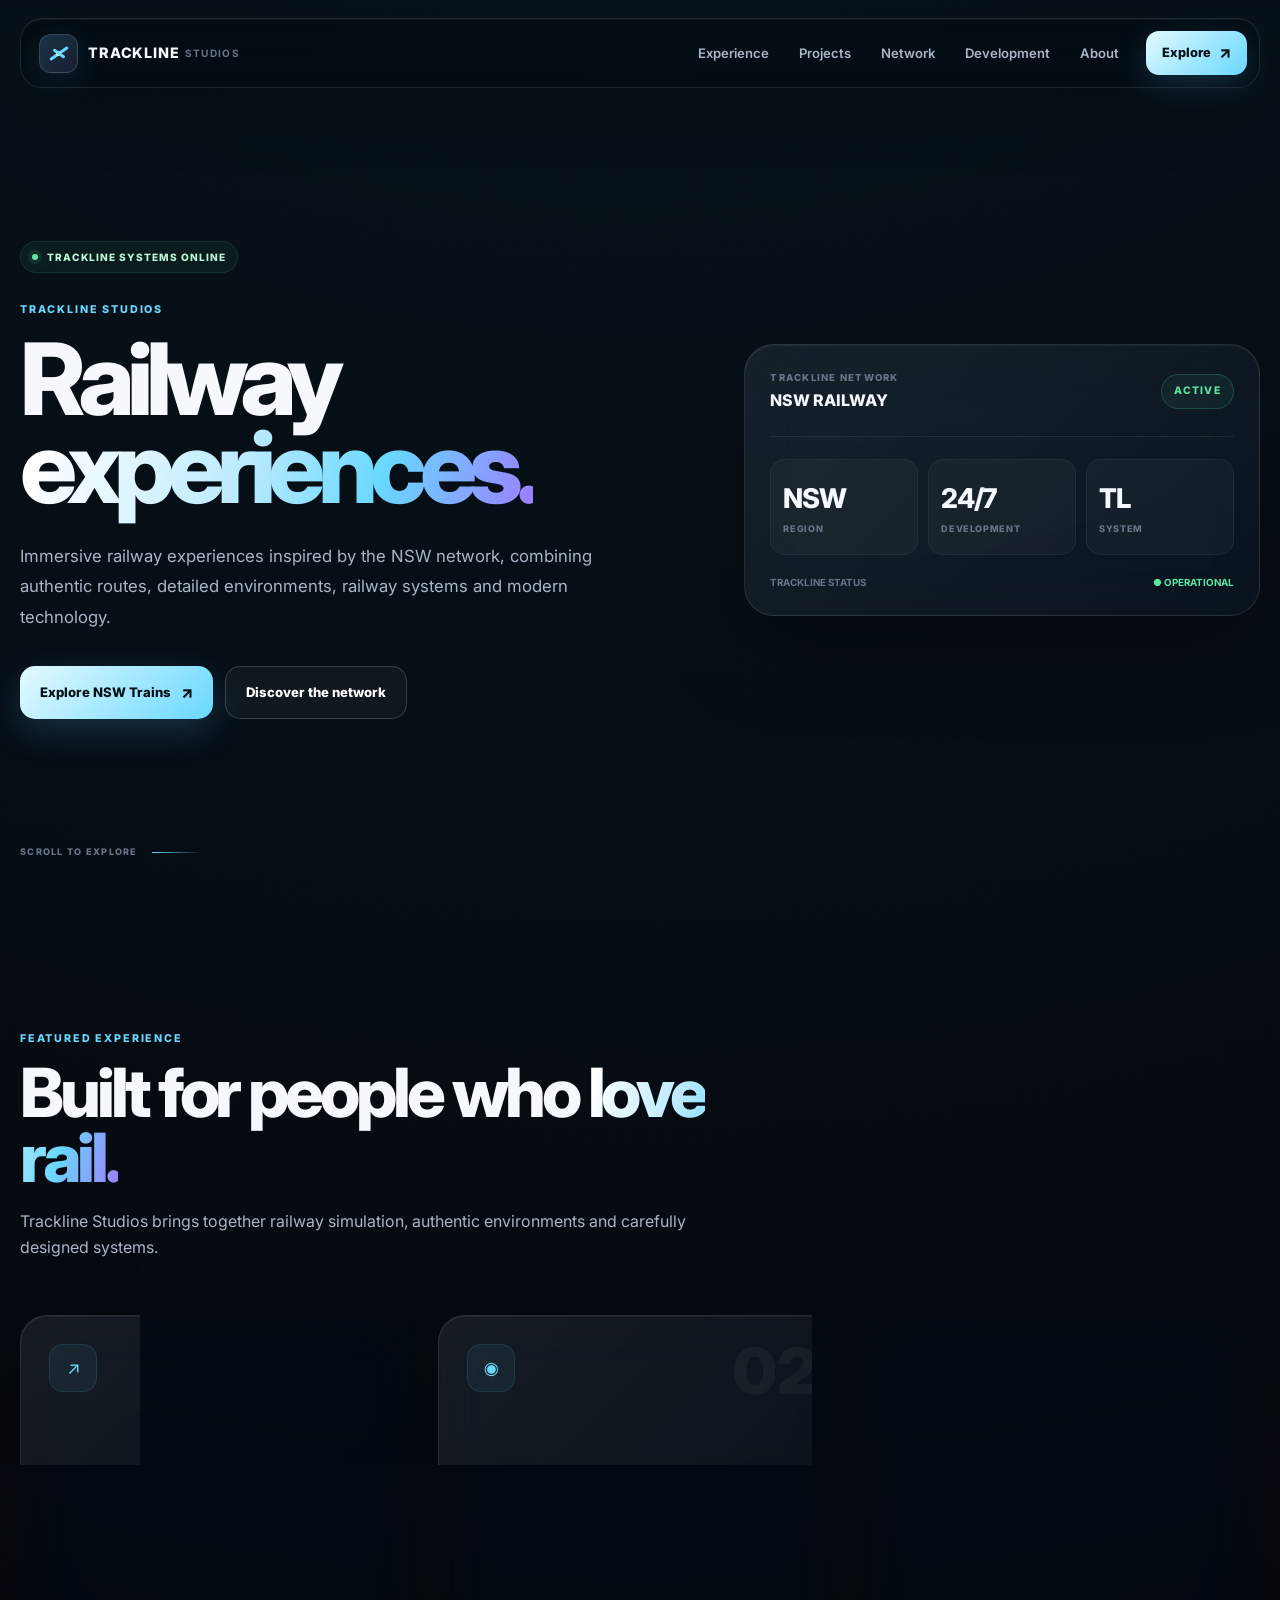
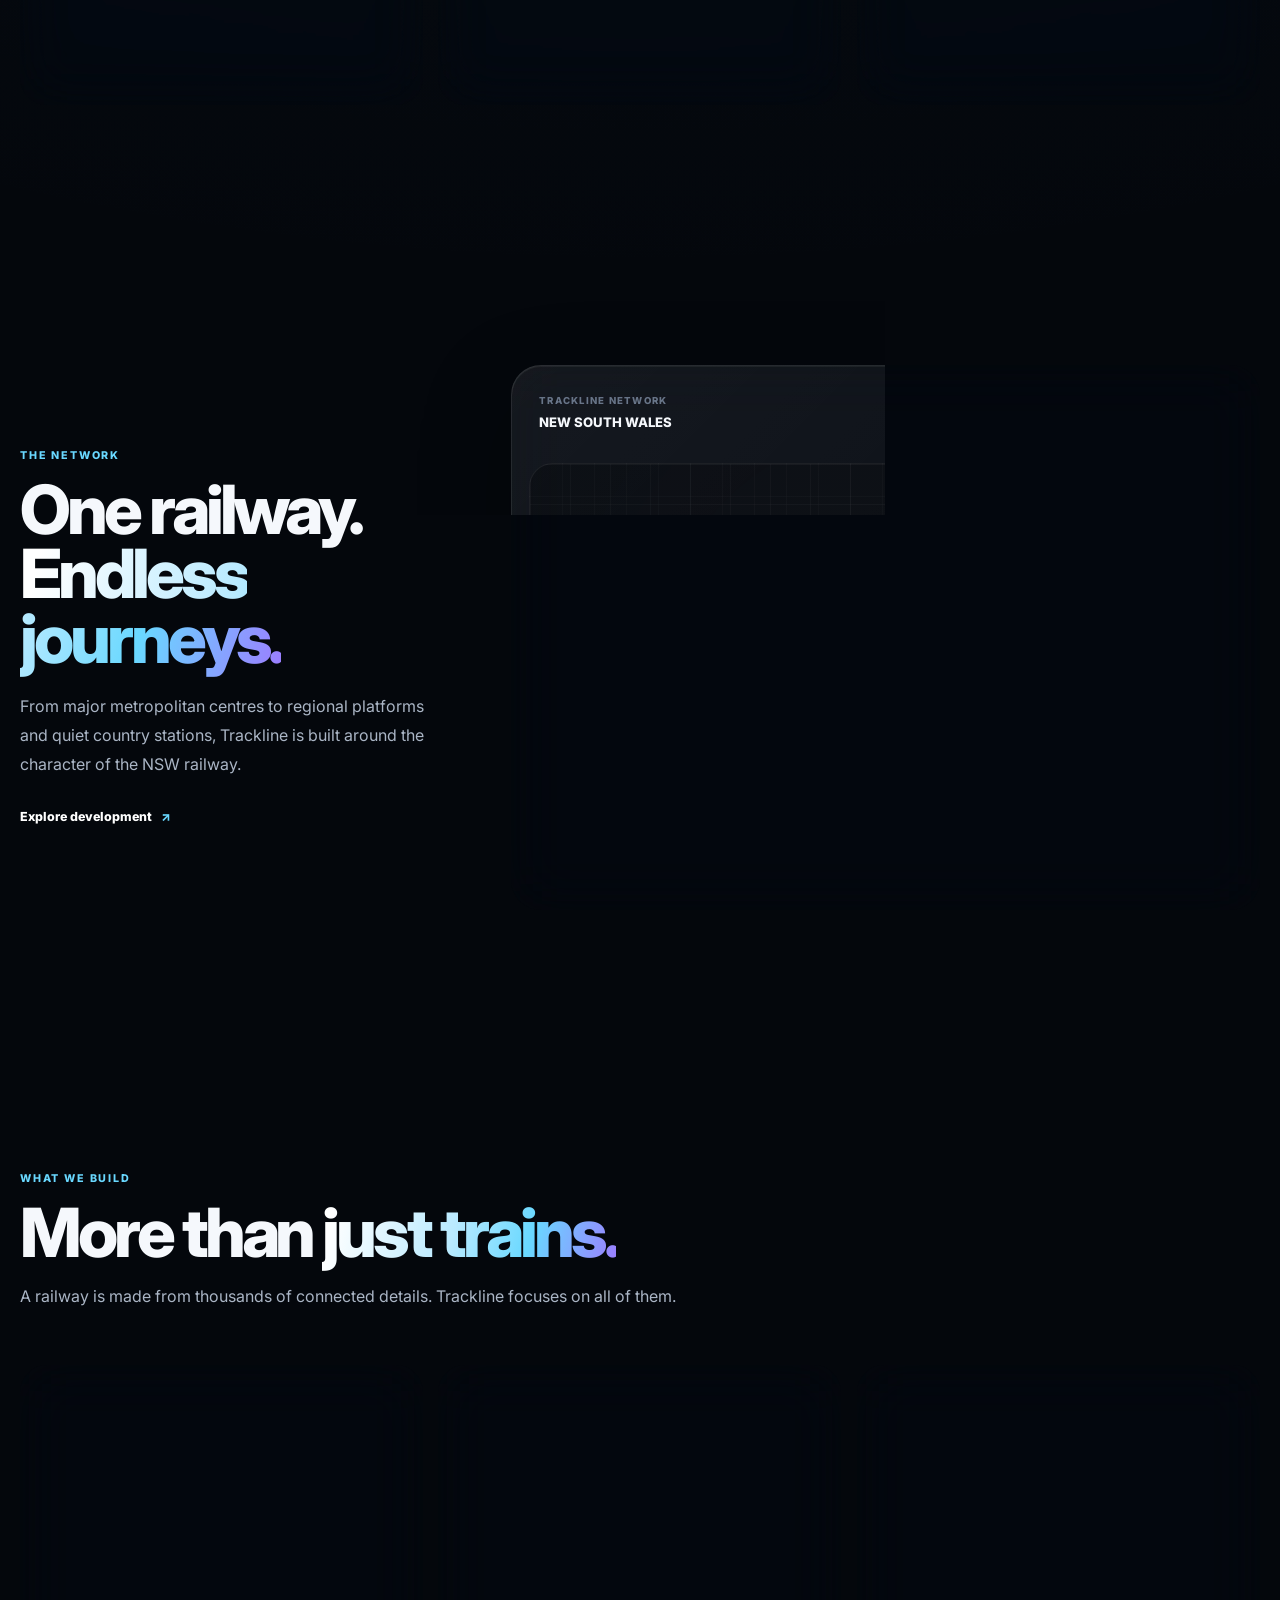
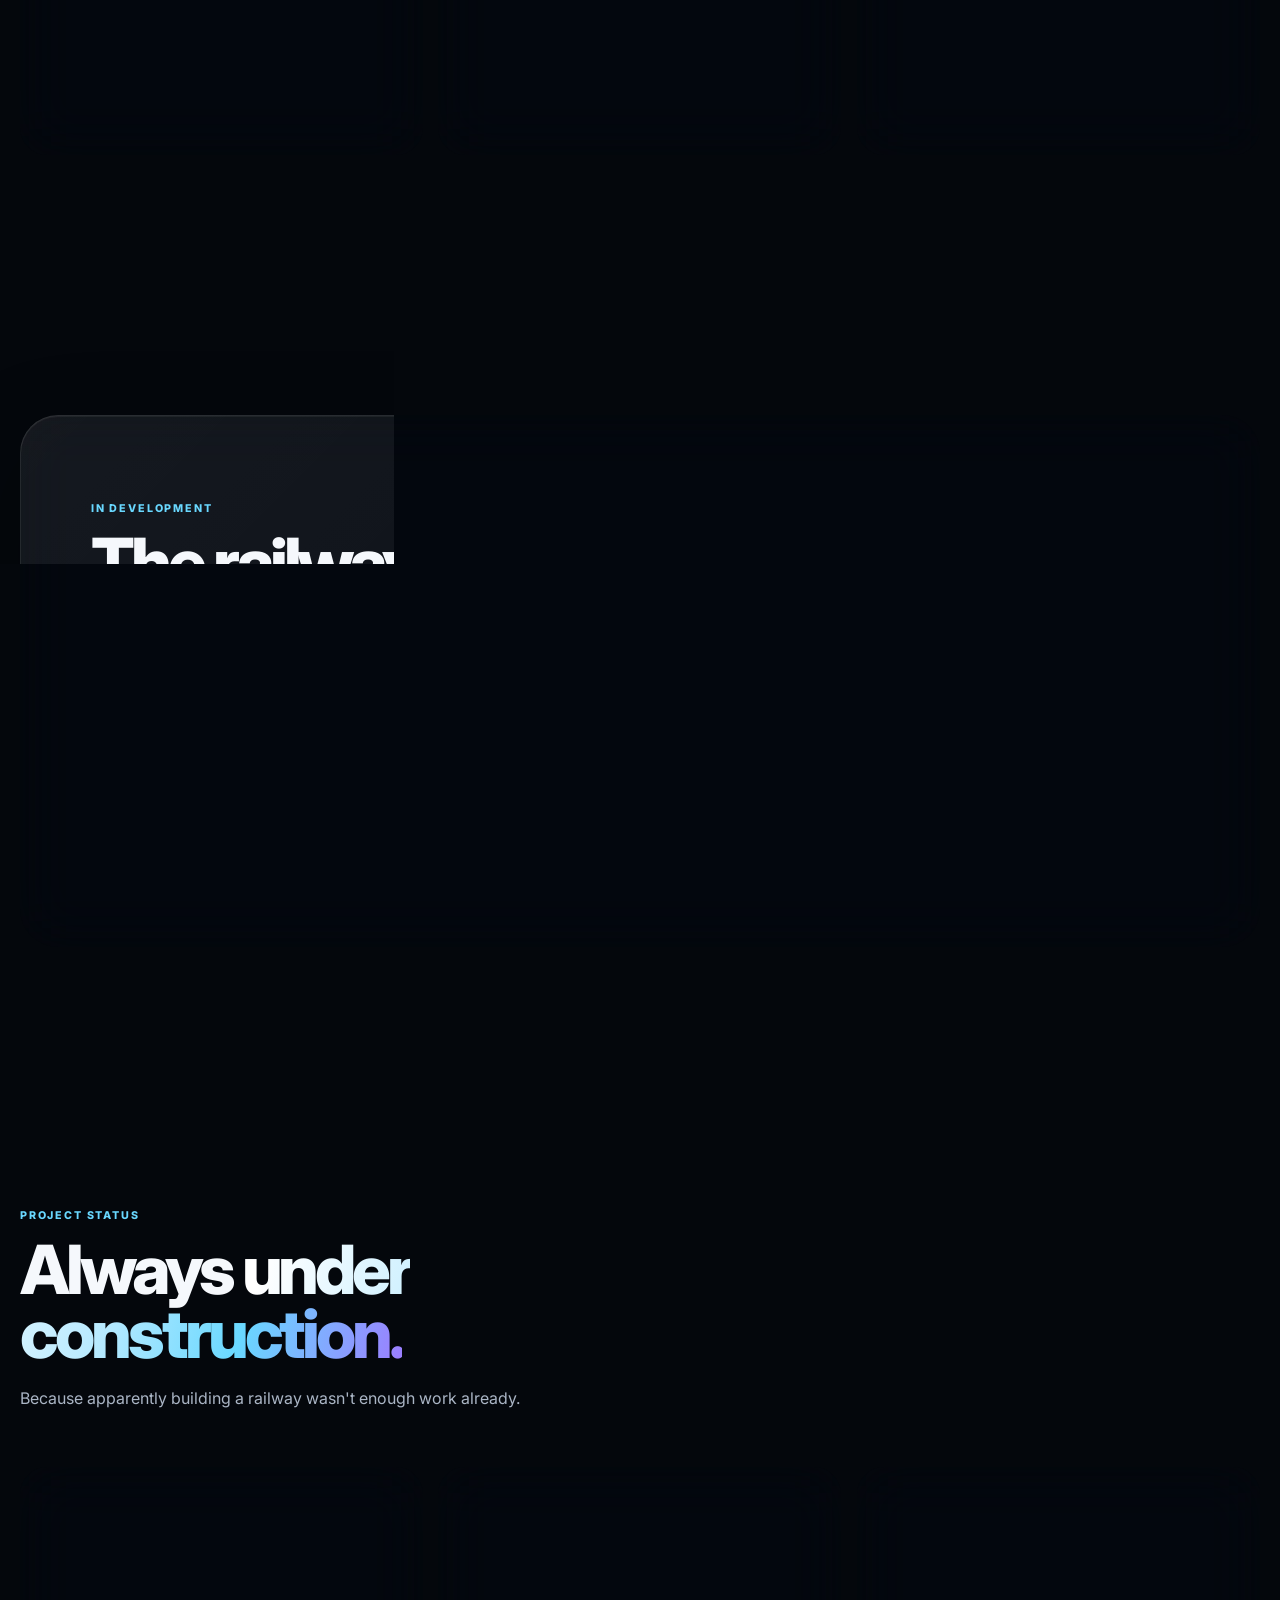
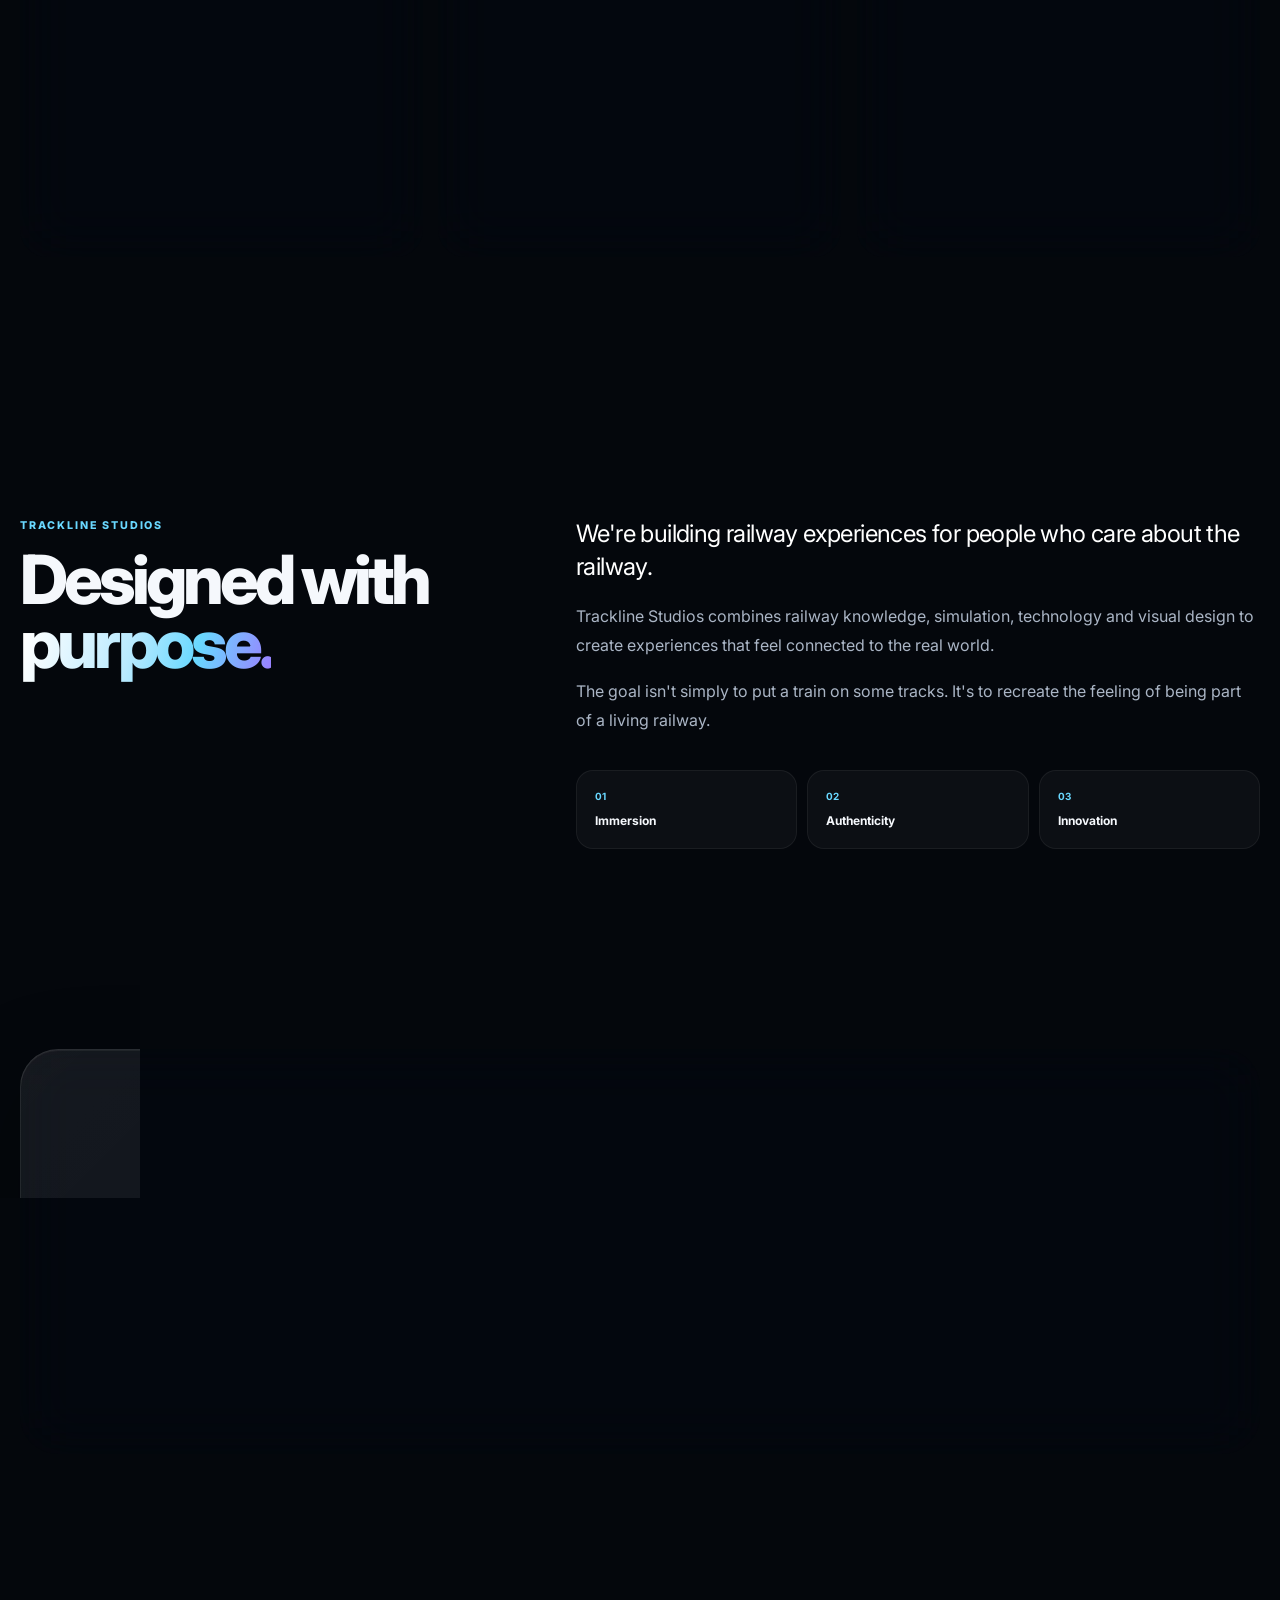
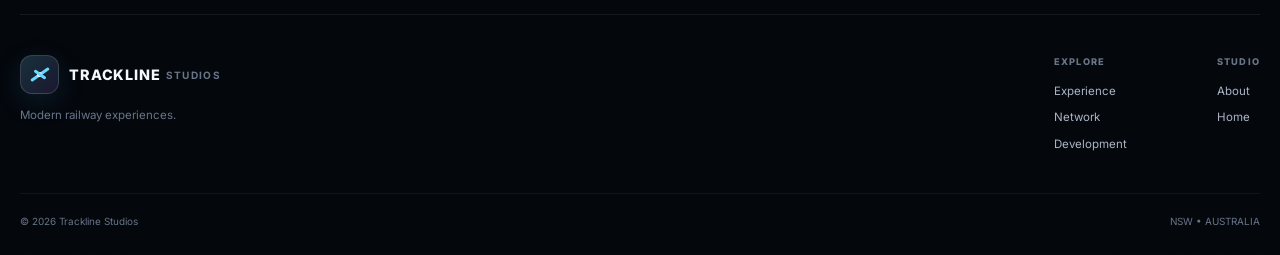
<file: index.html>
<!DOCTYPE html>
<html lang="en">
<head>
    <meta charset="UTF-8">

    <meta name="viewport"
          content="width=device-width, initial-scale=1.0, viewport-fit=cover">

    <meta name="description"
          content="Trackline Studios creates immersive railway experiences inspired by the NSW railway network.">

    <meta name="theme-color" content="#05070b">

    <meta name="color-scheme" content="dark">

    <title>Trackline Studios | Railway Experiences</title>

    <link rel="preconnect" href="https://fonts.googleapis.com">
    <link rel="preconnect" href="https://fonts.gstatic.com" crossorigin>

    <link href="https://fonts.googleapis.com/css2?family=Inter:wght@400;500;600;700;800;900&display=swap"
          rel="stylesheet">

    <link rel="stylesheet" href="css/style.css">
</head>

<body>

    <!-- =========================================================
         BACKGROUND
    ========================================================== -->

    <div class="background" aria-hidden="true">

        <div class="background-gradient"></div>

        <div class="background-orb background-orb-one"></div>

        <div class="background-orb background-orb-two"></div>

        <div class="background-orb background-orb-three"></div>

        <div class="background-grid"></div>

    </div>


    <div class="cursor-glow" aria-hidden="true"></div>


    <!-- =========================================================
         HEADER
    ========================================================== -->

    <header class="site-header">

        <nav class="glass-nav">

            <a href="#top"
               class="brand"
               aria-label="Trackline Studios home">

                <span class="brand-mark">
                    <span></span>
                </span>

                <span class="brand-name">
                    TRACKLINE
                </span>

                <span class="brand-studios">
                    STUDIOS
                </span>

            </a>


            <div class="nav-links">

                <a href="#experience">
                    Experience
                </a>
                <a href="projects.html">
                    Projects
                </a>
                <a href="#network">
                    Network
                </a>

                <a href="#development">
                    Development
                </a>

                <a href="#about">
                    About
                </a>

            </div>


            <a href="#experience"
               class="nav-action">

                <span>
                    Explore
                </span>

                <span class="nav-arrow">
                    ↗
                </span>

            </a>


            <button class="mobile-menu-button"
                    type="button"
                    aria-label="Open navigation"
                    aria-expanded="false">

                <span></span>
                <span></span>

            </button>

        </nav>


        <div class="mobile-navigation">

            <a href="#experience">
                Experience
            </a>
            <a href="projects.html">
                Projects
            </a>
            <a href="#network">
                Network
            </a>

            <a href="#development">
                Development
            </a>

            <a href="#about">
                About
            </a>

        </div>

    </header>


    <!-- =========================================================
         MAIN
    ========================================================== -->

    <main id="top">


        <!-- =====================================================
             HERO
        ====================================================== -->

        <section class="hero section">

            <div class="hero-content reveal">

                <div class="status-pill">

                    <span class="status-dot"></span>

                    <span>
                        TRACKLINE SYSTEMS ONLINE
                    </span>

                </div>


                <p class="eyebrow">
                    TRACKLINE STUDIOS
                </p>


                <h1>
                    Railway
                    <span>experiences.</span>
                </h1>


                <p class="hero-description">
                    Immersive railway experiences inspired by the
                    NSW network, combining authentic routes,
                    detailed environments, railway systems and
                    modern technology.
                </p>


                <div class="hero-actions">

                    <a href="#experience"
                       class="button button-primary">

                        <span>
                            Explore NSW Trains
                        </span>

                        <span class="button-icon">
                            ↗
                        </span>

                    </a>


                    <a href="#network"
                       class="button button-secondary">

                        Discover the network

                    </a>

                </div>

            </div>


            <!-- =================================================
                 HERO SYSTEM CARD
            ================================================== -->

            <div class="hero-system-card glass-card reveal">

                <div class="system-header">

                    <div>

                        <span class="system-label">
                            TRACKLINE NETWORK
                        </span>

                        <span class="system-title">
                            NSW RAILWAY
                        </span>

                    </div>

                    <span class="live-indicator">
                        ACTIVE
                    </span>

                </div>


                <div class="system-divider"></div>


                <div class="system-stats">

                    <div class="system-stat">

                        <span class="stat-value">
                            NSW
                        </span>

                        <span class="stat-label">
                            REGION
                        </span>

                    </div>


                    <div class="system-stat">

                        <span class="stat-value">
                            24/7
                        </span>

                        <span class="stat-label">
                            DEVELOPMENT
                        </span>

                    </div>


                    <div class="system-stat">

                        <span class="stat-value">
                            TL
                        </span>

                        <span class="stat-label">
                            SYSTEM
                        </span>

                    </div>

                </div>


                <div class="system-footer">

                    <span>
                        TRACKLINE STATUS
                    </span>

                    <span class="system-operational">
                        ● OPERATIONAL
                    </span>

                </div>

            </div>


            <div class="hero-scroll">

                <span>
                    SCROLL TO EXPLORE
                </span>

                <span class="scroll-line"></span>

            </div>

        </section>


        <!-- =====================================================
             EXPERIENCE
        ====================================================== -->

        <section id="experience"
                 class="section experience-section">

            <div class="section-heading reveal">

                <p class="eyebrow">
                    FEATURED EXPERIENCE
                </p>

                <h2>
                    Built for people who
                    <span>love rail.</span>
                </h2>

                <p>
                    Trackline Studios brings together railway
                    simulation, authentic environments and
                    carefully designed systems.
                </p>

            </div>


            <div class="feature-grid">


                <article class="feature-card glass-card reveal">

                    <div class="feature-number">
                        01
                    </div>

                    <div class="feature-icon">
                        ↗
                    </div>

                    <h3>
                        NSW Trains
                    </h3>

                    <p>
                        A railway experience focused on the
                        routes, stations and operations that
                        make the NSW network unique.
                    </p>

                    <a href="#network">
                        Explore routes
                        <span>→</span>
                    </a>

                </article>


                <article class="feature-card glass-card reveal">

                    <div class="feature-number">
                        02
                    </div>

                    <div class="feature-icon">
                        ◉
                    </div>

                    <h3>
                        Living Railway
                    </h3>

                    <p>
                        Signals, services, stations and railway
                        systems come together to create an
                        environment that feels connected.
                    </p>

                    <a href="#network">
                        View network
                        <span>→</span>
                    </a>

                </article>


                <article class="feature-card glass-card reveal">

                    <div class="feature-number">
                        03
                    </div>

                    <div class="feature-icon">
                        ✦
                    </div>

                    <h3>
                        Constantly Evolving
                    </h3>

                    <p>
                        New routes, systems, interfaces and
                        experiences are continuously being
                        developed behind the scenes.
                    </p>

                    <a href="#development">
                        See development
                        <span>→</span>
                    </a>

                </article>


            </div>

        </section>


        <!-- =====================================================
             NETWORK
        ====================================================== -->

        <section id="network"
                 class="section network-section">

            <div class="network-layout">


                <div class="network-copy reveal">

                    <p class="eyebrow">
                        THE NETWORK
                    </p>

                    <h2>
                        One railway.
                        <span>Endless journeys.</span>
                    </h2>

                    <p>
                        From major metropolitan centres to
                        regional platforms and quiet country
                        stations, Trackline is built around the
                        character of the NSW railway.
                    </p>


                    <a href="#development"
                       class="text-link">

                        Explore development

                        <span>
                            ↗
                        </span>

                    </a>

                </div>


                <!-- =============================================
                     NETWORK DISPLAY
                ============================================== -->

                <div class="network-display glass-card reveal">

                    <div class="network-topbar">

                        <div>

                            <span class="system-label">
                                TRACKLINE NETWORK
                            </span>

                            <span class="network-location">
                                NEW SOUTH WALES
                            </span>

                        </div>

                        <span class="live-indicator">
                            ACTIVE
                        </span>

                    </div>


                    <div class="network-map">

                        <div class="map-grid"></div>


                        <div class="rail-line rail-line-one"></div>

                        <div class="rail-line rail-line-two"></div>

                        <div class="rail-line rail-line-three"></div>


                        <span class="station station-one"></span>
                        <span class="station station-two"></span>
                        <span class="station station-three"></span>
                        <span class="station station-four"></span>
                        <span class="station station-five"></span>


                        <div class="map-label label-one">
                            NEWCASTLE
                        </div>

                        <div class="map-label label-two">
                            MAITLAND
                        </div>

                        <div class="map-label label-three">
                            SYDNEY
                        </div>

                        <div class="map-label label-four">
                            REGIONAL
                        </div>


                        <div class="map-train train-one">
                            <span></span>
                        </div>

                        <div class="map-train train-two">
                            <span></span>
                        </div>

                    </div>


                    <div class="network-footer">

                        <span>
                            NETWORK FOCUS
                        </span>

                        <strong>
                            NSW RAIL
                        </strong>

                    </div>

                </div>

            </div>

        </section>


        <!-- =====================================================
             WHAT WE BUILD
        ====================================================== -->

        <section class="section">

            <div class="section-heading reveal">

                <p class="eyebrow">
                    WHAT WE BUILD
                </p>

                <h2>
                    More than
                    <span>just trains.</span>
                </h2>

                <p>
                    A railway is made from thousands of connected
                    details. Trackline focuses on all of them.
                </p>

            </div>


            <div class="feature-grid">


                <article class="feature-card glass-card reveal">

                    <div class="feature-number">
                        01
                    </div>

                    <div class="feature-icon">
                        ╱╲
                    </div>

                    <h3>
                        Railway Systems
                    </h3>

                    <p>
                        Signalling, railway operations and
                        interactive systems designed to make
                        the railway feel alive.
                    </p>

                    <a href="#development">
                        View systems
                        <span>→</span>
                    </a>

                </article>


                <article class="feature-card glass-card reveal">

                    <div class="feature-number">
                        02
                    </div>

                    <div class="feature-icon">
                        □
                    </div>

                    <h3>
                        Routes & Stations
                    </h3>

                    <p>
                        Detailed environments inspired by
                        real railway geography, infrastructure
                        and station layouts.
                    </p>

                    <a href="#network">
                        Explore routes
                        <span>→</span>
                    </a>

                </article>


                <article class="feature-card glass-card reveal">

                    <div class="feature-number">
                        03
                    </div>

                    <div class="feature-icon">
                        ◆
                    </div>

                    <h3>
                        Rolling Stock
                    </h3>

                    <p>
                        Railway vehicles designed around the
                        distinctive character and operation of
                        NSW trains.
                    </p>

                    <a href="#about">
                        Our approach
                        <span>→</span>
                    </a>

                </article>


            </div>

        </section>


        <!-- =====================================================
             DEVELOPMENT
        ====================================================== -->

        <section id="development"
                 class="section development-section">

            <div class="development-panel glass-card reveal">

                <div class="development-content">

                    <p class="eyebrow">
                        IN DEVELOPMENT
                    </p>

                    <h2>
                        The railway is
                        <span>always moving.</span>
                    </h2>

                    <p>
                        Trackline Studios is continuously evolving
                        its railway experiences with new systems,
                        environments, routes and technology.
                    </p>


                    <div class="development-status">

                        <div class="progress-header">

                            <span>
                                DEVELOPMENT STATUS
                            </span>

                            <strong>
                                ACTIVE
                            </strong>

                        </div>


                        <div class="progress-bar">

                            <span class="progress-fill"
                                  data-progress="78"></span>

                        </div>

                    </div>


                    <div class="development-tags">

                        <span>
                            Railway Systems
                        </span>

                        <span>
                            Route Development
                        </span>

                        <span>
                            Signalling
                        </span>

                        <span>
                            UI / UX
                        </span>

                        <span>
                            Simulation
                        </span>

                    </div>

                </div>


                <div class="development-visual">

                    <div class="visual-orb"></div>

                    <div class="visual-ring visual-ring-one"></div>

                    <div class="visual-ring visual-ring-two"></div>

                    <div class="visual-core">

                        <span>
                            TL
                        </span>

                    </div>

                </div>

            </div>

        </section>


        <!-- =====================================================
             PROJECT STATUS
        ====================================================== -->

        <section class="section">

            <div class="section-heading reveal">

                <p class="eyebrow">
                    PROJECT STATUS
                </p>

                <h2>
                    Always
                    <span>under construction.</span>
                </h2>

                <p>
                    Because apparently building a railway
                    wasn't enough work already.
                </p>

            </div>


            <div class="feature-grid">


                <article class="feature-card glass-card reveal">

                    <div class="feature-number">
                        01
                    </div>

                    <div class="feature-icon">
                        ✓
                    </div>

                    <h3>
                        Railway Signals
                    </h3>

                    <p>
                        Interactive railway signalling systems
                        form part of the operational experience.
                    </p>

                    <a href="#development">
                        System status
                        <span>→</span>
                    </a>

                </article>


                <article class="feature-card glass-card reveal">

                    <div class="feature-number">
                        02
                    </div>

                    <div class="feature-icon">
                        +
                    </div>

                    <h3>
                        New Routes
                    </h3>

                    <p>
                        Route development continues with a focus
                        on believable geography and railway detail.
                    </p>

                    <a href="#network">
                        Network
                        <span>→</span>
                    </a>

                </article>


                <article class="feature-card glass-card reveal">

                    <div class="feature-number">
                        03
                    </div>

                    <div class="feature-icon">
                        ↻
                    </div>

                    <h3>
                        Continuous Updates
                    </h3>

                    <p>
                        Trackline is designed as an evolving
                        experience rather than a finished product.
                    </p>

                    <a href="#about">
                        Learn more
                        <span>→</span>
                    </a>

                </article>


            </div>

        </section>


        <!-- =====================================================
             ABOUT
        ====================================================== -->

        <section id="about"
                 class="section about-section">

            <div class="about-grid">


                <div class="about-heading reveal">

                    <p class="eyebrow">
                        TRACKLINE STUDIOS
                    </p>

                    <h2>
                        Designed with
                        <span>purpose.</span>
                    </h2>

                </div>


                <div class="about-content reveal">

                    <p class="large-copy">
                        We're building railway experiences
                        for people who care about the railway.
                    </p>

                    <p>
                        Trackline Studios combines railway
                        knowledge, simulation, technology and
                        visual design to create experiences that
                        feel connected to the real world.
                    </p>

                    <p style="margin-top: 18px;">
                        The goal isn't simply to put a train on
                        some tracks. It's to recreate the feeling
                        of being part of a living railway.
                    </p>


                    <div class="about-values">

                        <div>

                            <strong>
                                01
                            </strong>

                            <span>
                                Immersion
                            </span>

                        </div>


                        <div>

                            <strong>
                                02
                            </strong>

                            <span>
                                Authenticity
                            </span>

                        </div>


                        <div>

                            <strong>
                                03
                            </strong>

                            <span>
                                Innovation
                            </span>

                        </div>

                    </div>

                </div>

            </div>

        </section>


        <!-- =====================================================
             CTA
        ====================================================== -->

        <section class="section cta-section">

            <div class="cta-card glass-card reveal">

                <div class="cta-glow"></div>

                <p class="eyebrow">
                    YOUR JOURNEY STARTS HERE
                </p>

                <h2>
                    Ready to
                    <span>depart?</span>
                </h2>

                <p>
                    Step into the next generation of railway
                    simulation.
                </p>

                <a href="https://www.roblox.com/communities/981280049/Trackline-studios#!/about"
                   class="button button-primary">

                    <span>
                        Enter Trackline
                    </span>

                    <span class="button-icon">
                        ↗
                    </span>

                </a>

            </div>

        </section>


    </main>


    <!-- =========================================================
         FOOTER
    ========================================================== -->

    <footer class="site-footer">

        <div class="footer-inner">


            <div class="footer-brand">

                <a href="#top"
                   class="brand">

                    <span class="brand-mark">
                        <span></span>
                    </span>

                    <span class="brand-name">
                        TRACKLINE
                    </span>

                    <span class="brand-studios">
                        STUDIOS
                    </span>

                </a>

                <p>
                    Modern railway experiences.
                </p>

            </div>


            <div class="footer-links">

                <div>

                    <span class="footer-heading">
                        EXPLORE
                    </span>

                    <a href="#experience">
                        Experience
                    </a>

                    <a href="#network">
                        Network
                    </a>

                    <a href="#development">
                        Development
                    </a>

                </div>


                <div>

                    <span class="footer-heading">
                        STUDIO
                    </span>

                    <a href="#about">
                        About
                    </a>

                    <a href="#top">
                        Home
                    </a>

                </div>

            </div>


        </div>


        <div class="footer-bottom">

            <span>
                © <span id="current-year"></span>
                Trackline Studios
            </span>

            <span>
                NSW • AUSTRALIA
            </span>

        </div>

    </footer>


    <!-- =========================================================
         JAVASCRIPT
    ========================================================== -->

    <script src="js/app.js"></script>

</body>
</html>
</file>
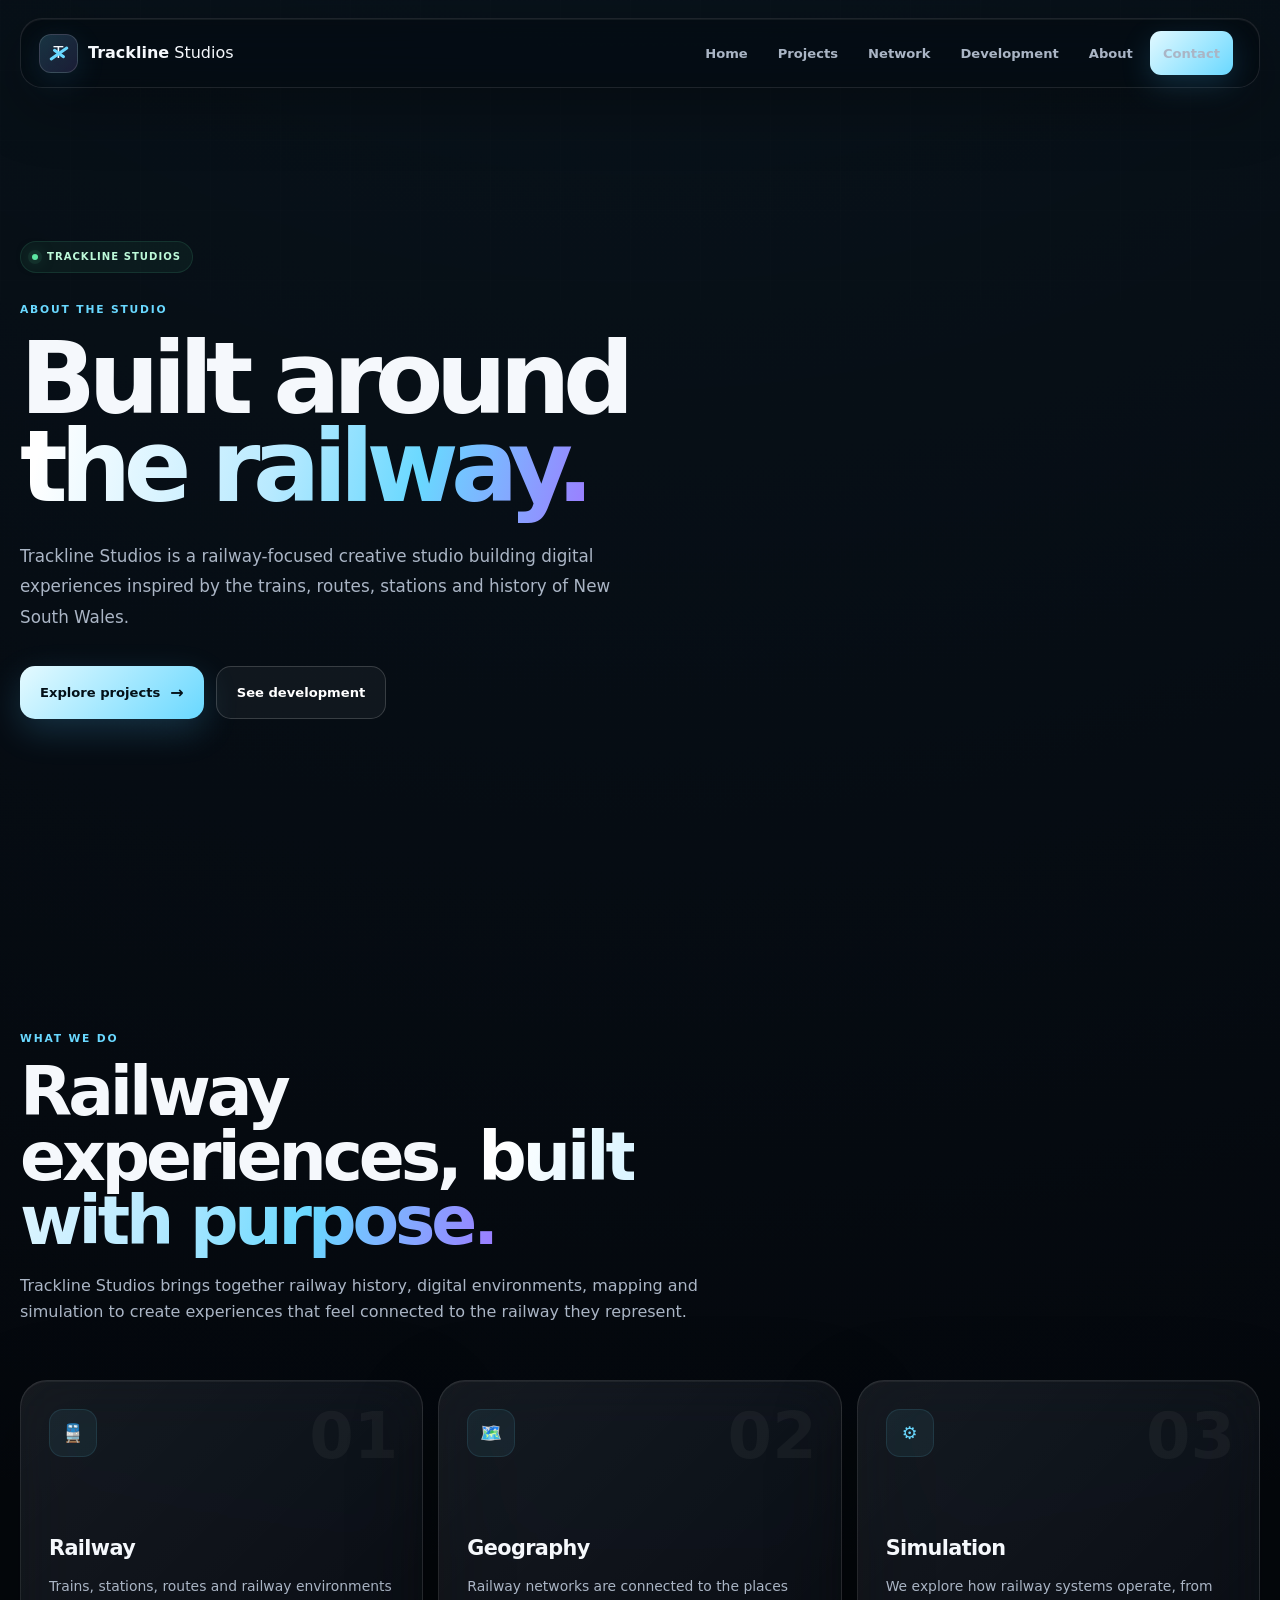
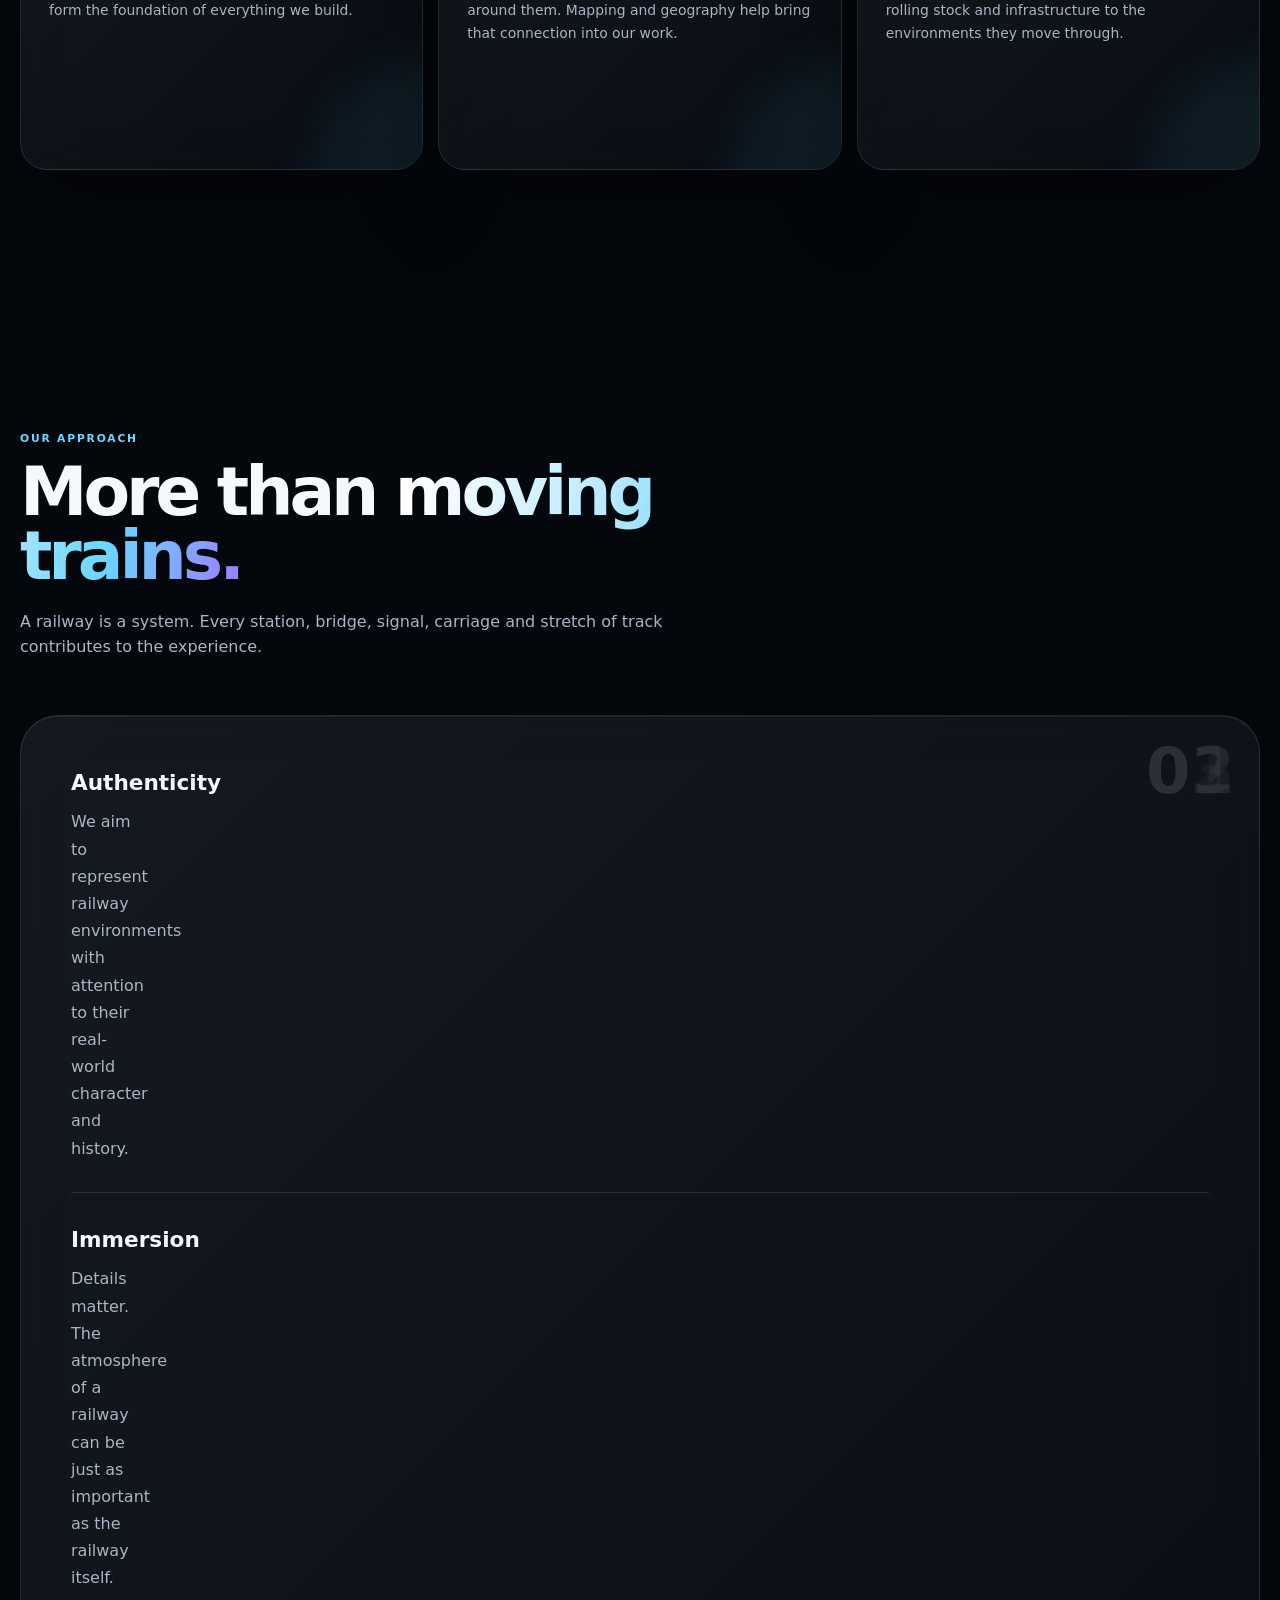
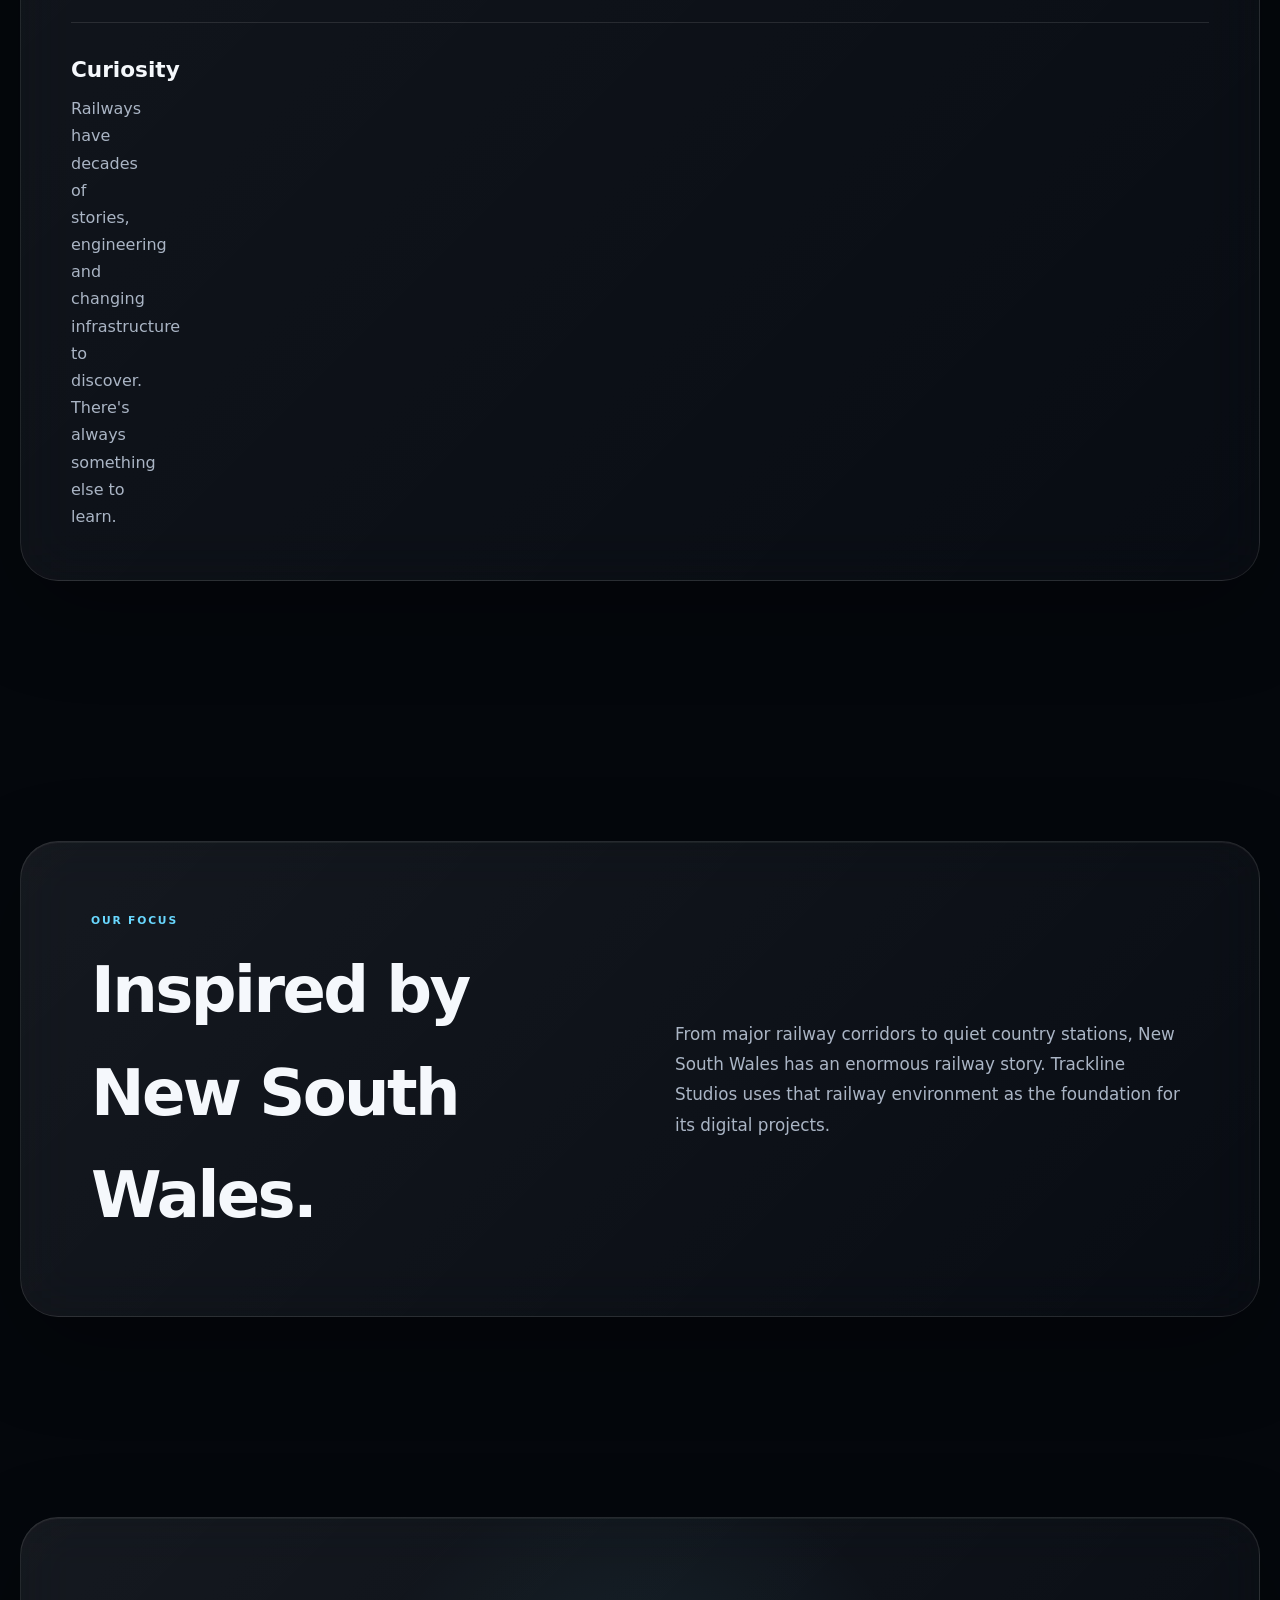
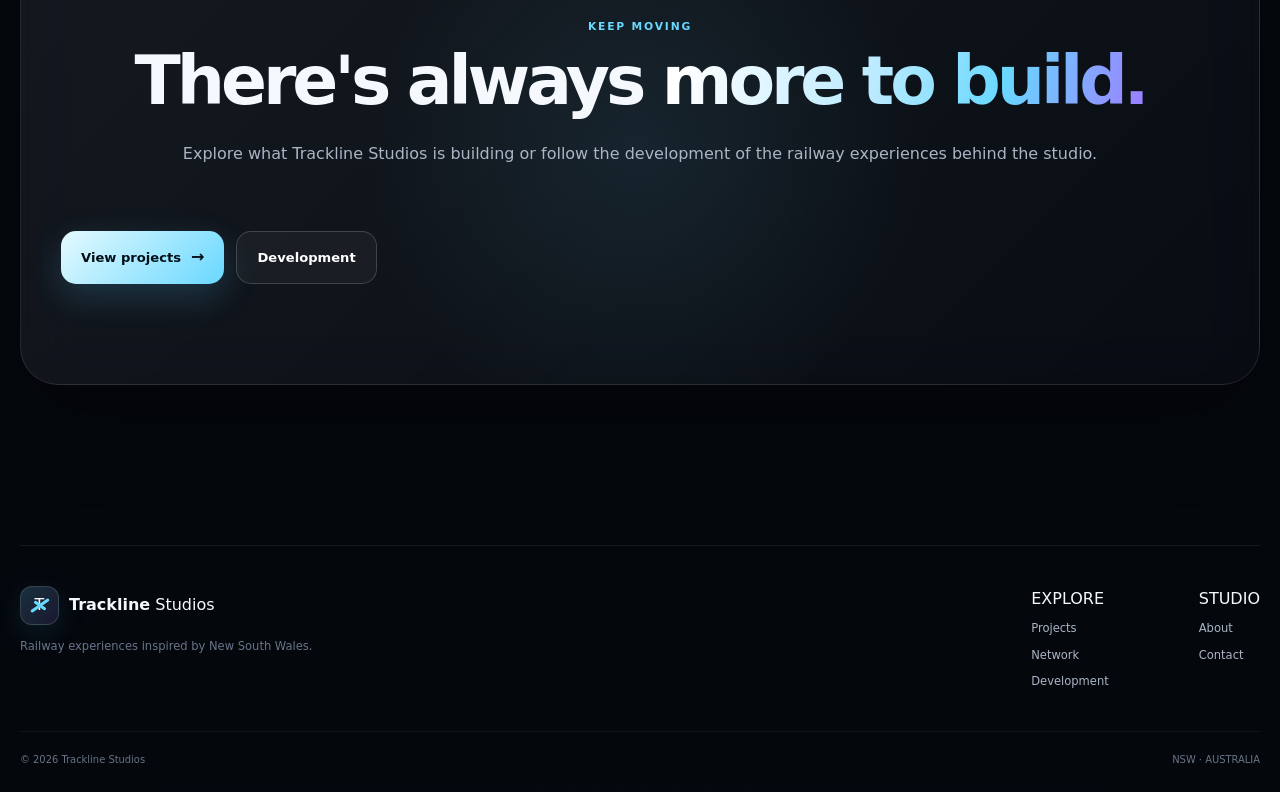
<file: about.html>
<!DOCTYPE html>

<html lang="en">
<head>
    <meta charset="UTF-8">
    <meta name="viewport"
          content="width=device-width, initial-scale=1.0">

      
    <meta name="description"
          content="About Trackline Studios, a railway-focused studio creating digital railway experiences inspired by New South Wales.">

    <title>About | Trackline Studios</title>

    <link rel="stylesheet" href="css/style.css">
      

</head>

<body>

      
    <!-- Background -->
    <div class="background-grid"></div>
    <div class="background-orb orb-one"></div>
    <div class="background-orb orb-two"></div>
    <div class="cursor-glow"></div>


    <!-- Header -->
    <header class="site-header">

        <nav class="glass-nav">

            <a href="index.html" class="brand">
                <span class="brand-mark">T</span>

                <span class="brand-text">
                    <strong>Trackline</strong>
                    <span>Studios</span>
                </span>
            </a>


            <div class="nav-links">

                <a href="index.html">
                    Home
                </a>

                <a href="projects.html">
                    Projects
                </a>

                <a href="network.html">
                    Network
                </a>

                <a href="development.html">
                    Development
                </a>

                <a href="about.html" class="active">
                    About
                </a>

                <a href="contact.html" class="nav-action">
                    Contact
                </a>

            </div>


            <button class="mobile-menu-button"
                    type="button"
                    aria-label="Open navigation"
                    aria-expanded="false">
                <span></span>
                <span></span>
                <span></span>
            </button>

        </nav>


        <!-- Mobile Navigation -->
        <div class="mobile-navigation">

            <a href="index.html">
                Home
            </a>

            <a href="projects.html">
                Projects
            </a>

            <a href="network.html">
                Network
            </a>

            <a href="development.html">
                Development
            </a>

            <a href="about.html">
                About
            </a>

            <a href="contact.html">
                Contact
            </a>

        </div>

    </header>



    <main>

        <!-- Hero -->
        <section class="section hero about-hero">

            <div class="hero-content reveal">

                <div class="status-pill">
                    <span class="status-dot"></span>
                    TRACKLINE STUDIOS
                </div>

                <p class="eyebrow">
                    ABOUT THE STUDIO
                </p>

                <h1>
                    Built around
                    <span class="gradient-text">
                        the railway.
                    </span>
                </h1>

                <p class="hero-description">
                    Trackline Studios is a railway-focused creative
                    studio building digital experiences inspired by
                    the trains, routes, stations and history of
                    New South Wales.
                </p>

                <div class="hero-actions">

                    <a href="projects.html"
                       class="button button-primary">
                        Explore projects
                        <span class="button-icon">→</span>
                    </a>

                    <a href="development.html"
                       class="button button-secondary">
                        See development
                    </a>

                </div>

            </div>

        </section>



        <!-- What We Do -->
        <section class="section">

            <div class="section-heading reveal">

                <div>
                    <p class="eyebrow">
                        WHAT WE DO
                    </p>

                    <h2>
                        Railway experiences,
                        <span class="gradient-text">
                            built with purpose.
                        </span>
                    </h2>
                </div>

                <p>
                    Trackline Studios brings together railway
                    history, digital environments, mapping and
                    simulation to create experiences that feel
                    connected to the railway they represent.
                </p>

            </div>


            <div class="feature-grid">

                <article class="feature-card glass-card reveal">

                    <span class="feature-number">
                        01
                    </span>

                    <div class="feature-icon">
                        🚆
                    </div>

                    <div class="feature-content">

                        <h3>
                            Railway
                        </h3>

                        <p>
                            Trains, stations, routes and railway
                            environments form the foundation of
                            everything we build.
                        </p>

                    </div>

                </article>


                <article class="feature-card glass-card reveal">

                    <span class="feature-number">
                        02
                    </span>

                    <div class="feature-icon">
                        🗺️
                    </div>

                    <div class="feature-content">

                        <h3>
                            Geography
                        </h3>

                        <p>
                            Railway networks are connected to the
                            places around them. Mapping and geography
                            help bring that connection into our work.
                        </p>

                    </div>

                </article>


                <article class="feature-card glass-card reveal">

                    <span class="feature-number">
                        03
                    </span>

                    <div class="feature-icon">
                        ⚙️
                    </div>

                    <div class="feature-content">

                        <h3>
                            Simulation
                        </h3>

                        <p>
                            We explore how railway systems operate,
                            from rolling stock and infrastructure to
                            the environments they move through.
                        </p>

                    </div>

                </article>

            </div>

        </section>



        <!-- Philosophy -->
        <section class="section">

            <div class="section-heading reveal">

                <div>
                    <p class="eyebrow">
                        OUR APPROACH
                    </p>

                    <h2>
                        More than
                        <span class="gradient-text">
                            moving trains.
                        </span>
                    </h2>
                </div>

                <p>
                    A railway is a system. Every station, bridge,
                    signal, carriage and stretch of track contributes
                    to the experience.
                </p>

            </div>


            <div class="glass-card reveal about-principles">

                <div class="about-principle">

                    <span class="feature-number">
                        01
                    </span>

                    <div>
                        <h3>
                            Authenticity
                        </h3>

                        <p>
                            We aim to represent railway environments
                            with attention to their real-world
                            character and history.
                        </p>
                    </div>

                </div>


                <div class="about-principle">

                    <span class="feature-number">
                        02
                    </span>

                    <div>
                        <h3>
                            Immersion
                        </h3>

                        <p>
                            Details matter. The atmosphere of a
                            railway can be just as important as the
                            railway itself.
                        </p>
                    </div>

                </div>


                <div class="about-principle">

                    <span class="feature-number">
                        03
                    </span>

                    <div>
                        <h3>
                            Curiosity
                        </h3>

                        <p>
                            Railways have decades of stories,
                            engineering and changing infrastructure
                            to discover. There's always something
                            else to learn.
                        </p>
                    </div>

                </div>

            </div>

        </section>



        <!-- NSW Focus -->
        <section class="section">

            <div class="about-focus glass-card reveal">

                <div>

                    <p class="eyebrow">
                        OUR FOCUS
                    </p>

                    <h2>
                        Inspired by
                        <span class="gradient-text">
                            New South Wales.
                        </span>
                    </h2>

                </div>


                <p>
                    From major railway corridors to quiet country
                    stations, New South Wales has an enormous railway
                    story. Trackline Studios uses that railway
                    environment as the foundation for its digital
                    projects.
                </p>

            </div>

        </section>



        <!-- CTA -->
        <section class="section cta-section">

            <div class="cta-card glass-card reveal">

                <div class="cta-glow"></div>

                <div class="cta-content">

                    <p class="eyebrow">
                        KEEP MOVING
                    </p>

                    <h2>
                        There's always
                        <span class="gradient-text">
                            more to build.
                        </span>
                    </h2>

                    <p>
                        Explore what Trackline Studios is building
                        or follow the development of the railway
                        experiences behind the studio.
                    </p>

                    <div class="hero-actions">

                        <a href="projects.html"
                           class="button button-primary">
                            View projects
                            <span class="button-icon">→</span>
                        </a>

                        <a href="development.html"
                           class="button button-secondary">
                            Development
                        </a>

                    </div>

                </div>

            </div>

        </section>

    </main>



    <!-- Footer -->
    <footer class="site-footer">

        <div class="footer-inner">

            <div class="footer-brand">

                <a href="index.html" class="brand">

                    <span class="brand-mark">
                        T
                    </span>

                    <span class="brand-text">
                        <strong>Trackline</strong>
                        <span>Studios</span>
                    </span>

                </a>

                <p>
                    Railway experiences inspired by
                    New South Wales.
                </p>

            </div>


            <div class="footer-links">

                <div>
                    <span>EXPLORE</span>

                    <a href="projects.html">
                        Projects
                    </a>

                    <a href="network.html">
                        Network
                    </a>

                    <a href="development.html">
                        Development
                    </a>
                </div>


                <div>
                    <span>STUDIO</span>

                    <a href="about.html">
                        About
                    </a>

                    <a href="contact.html">
                        Contact
                    </a>
                </div>

            </div>

        </div>


        <div class="footer-bottom">

            <span>
                © <span id="current-year"></span>
                Trackline Studios
            </span>

            <span>
                NSW · AUSTRALIA
            </span>

        </div>

    </footer>


    <script src="js/app.js"></script>
    

</body>
</html>
</file>
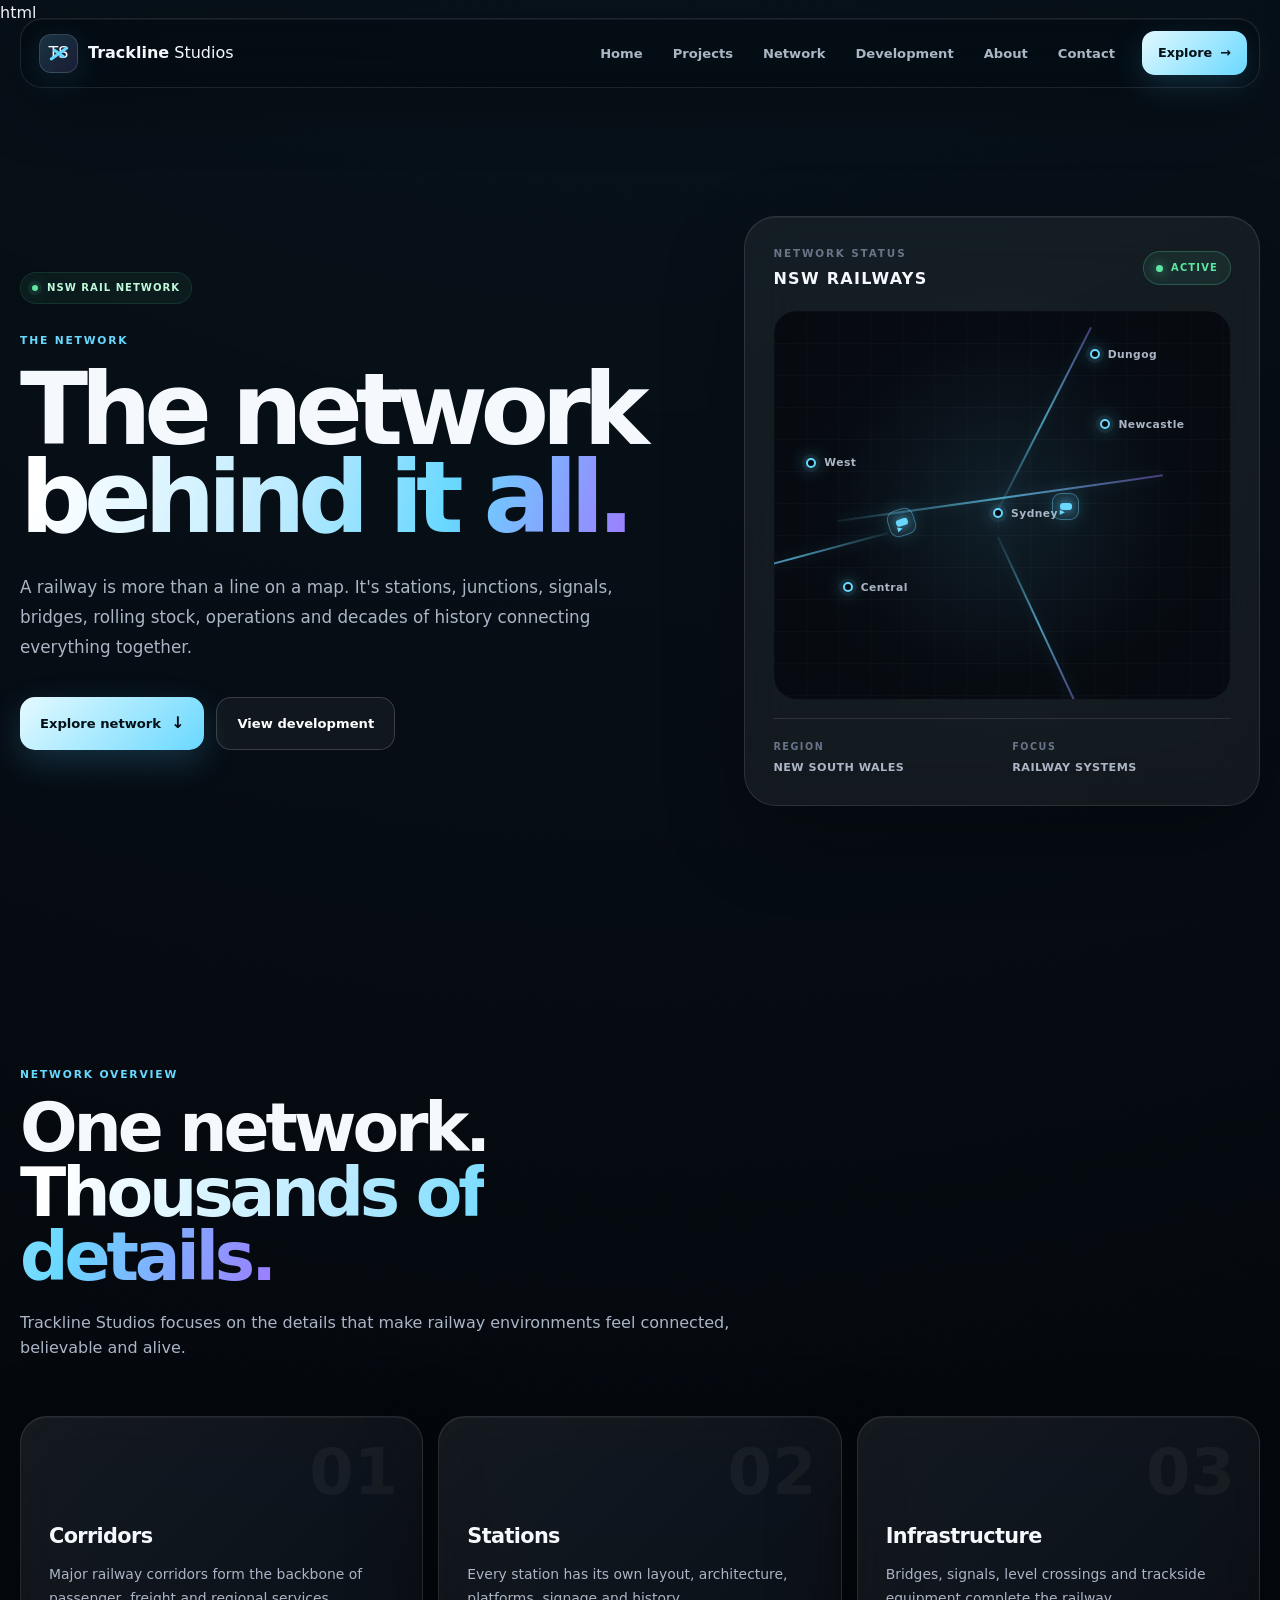
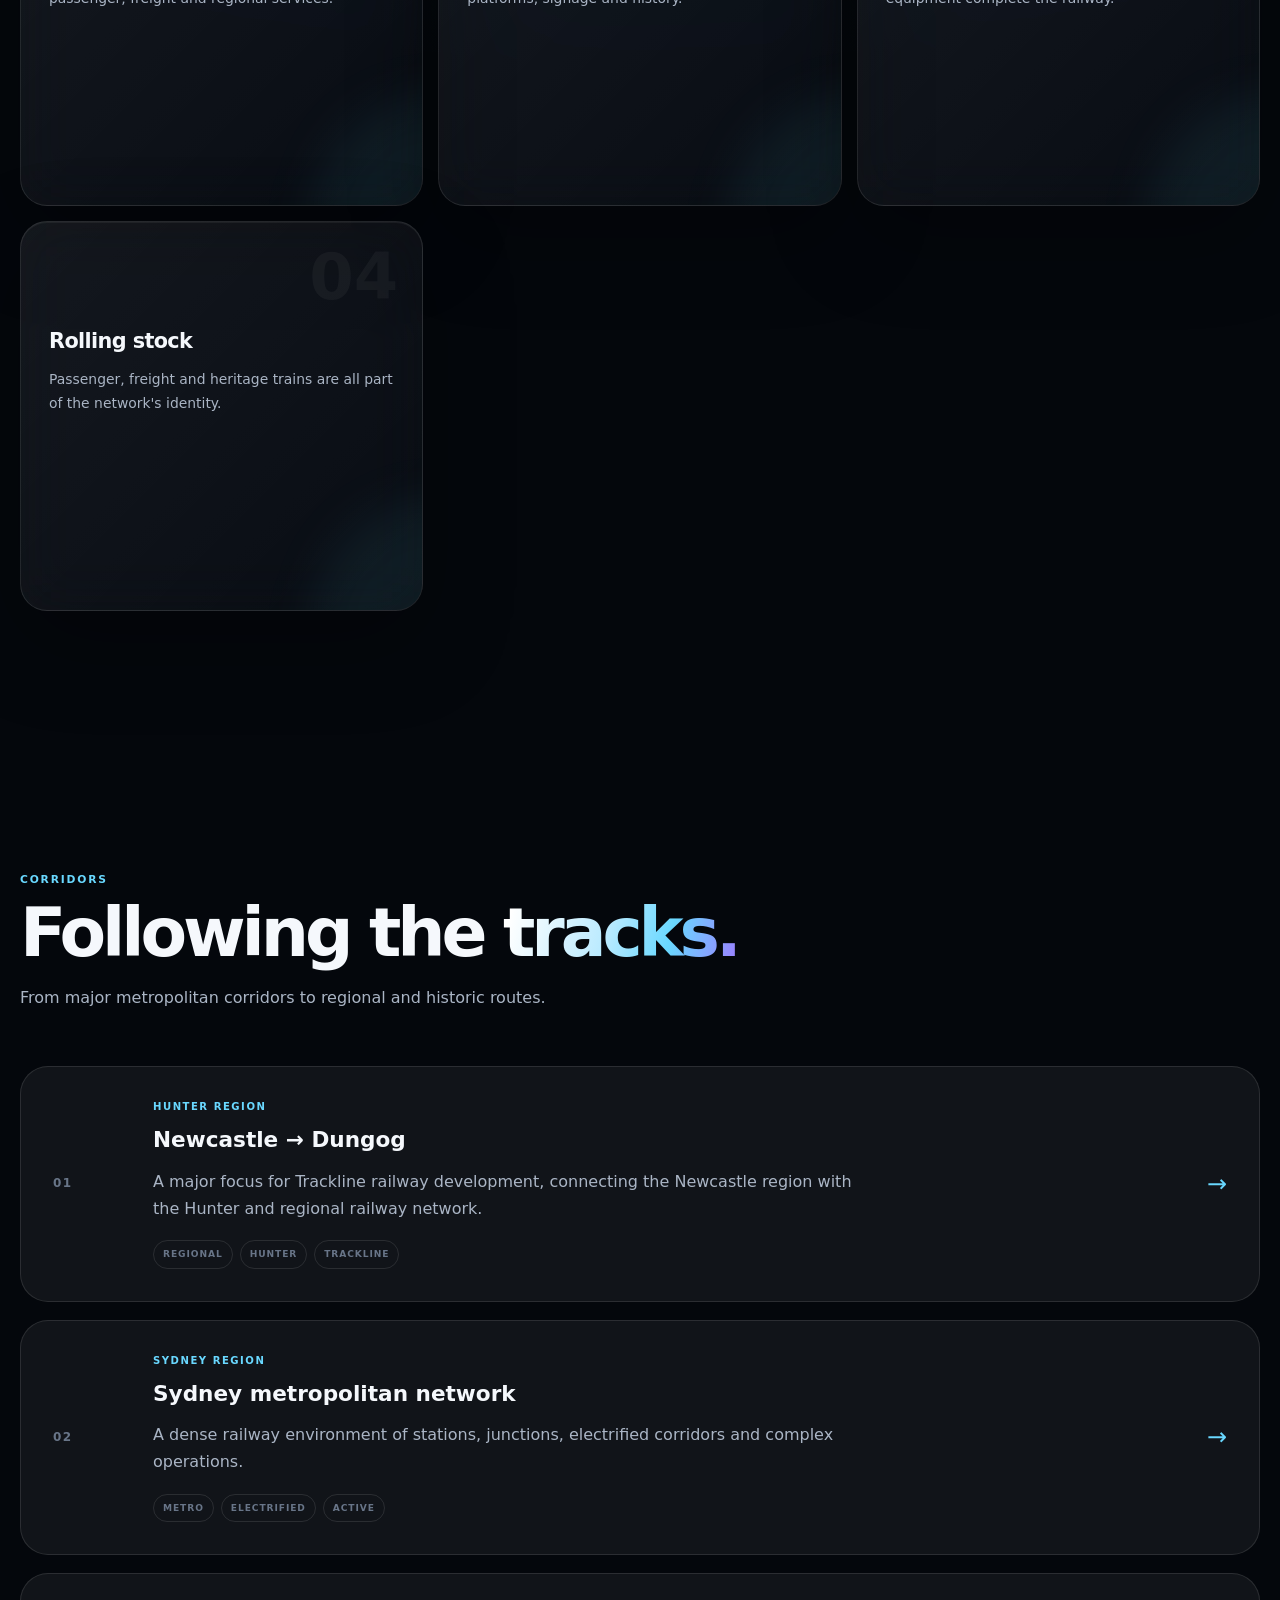
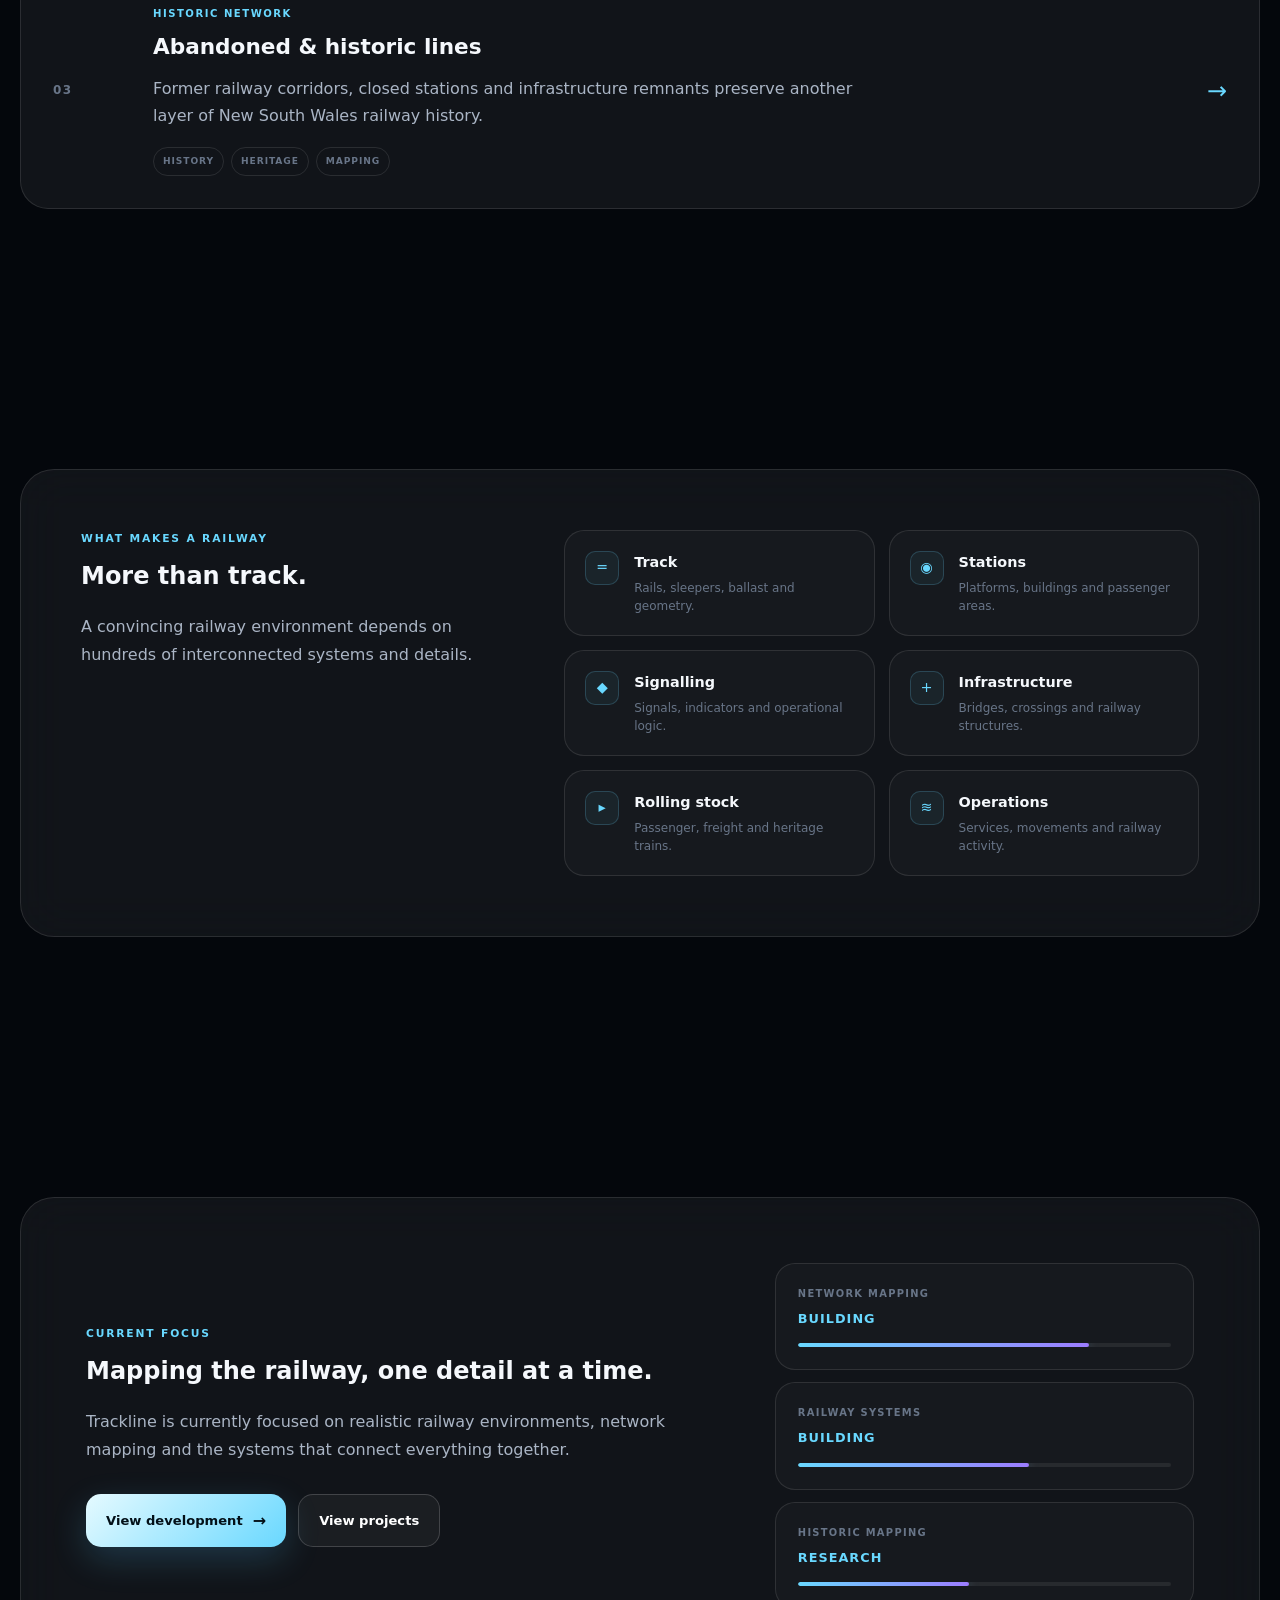
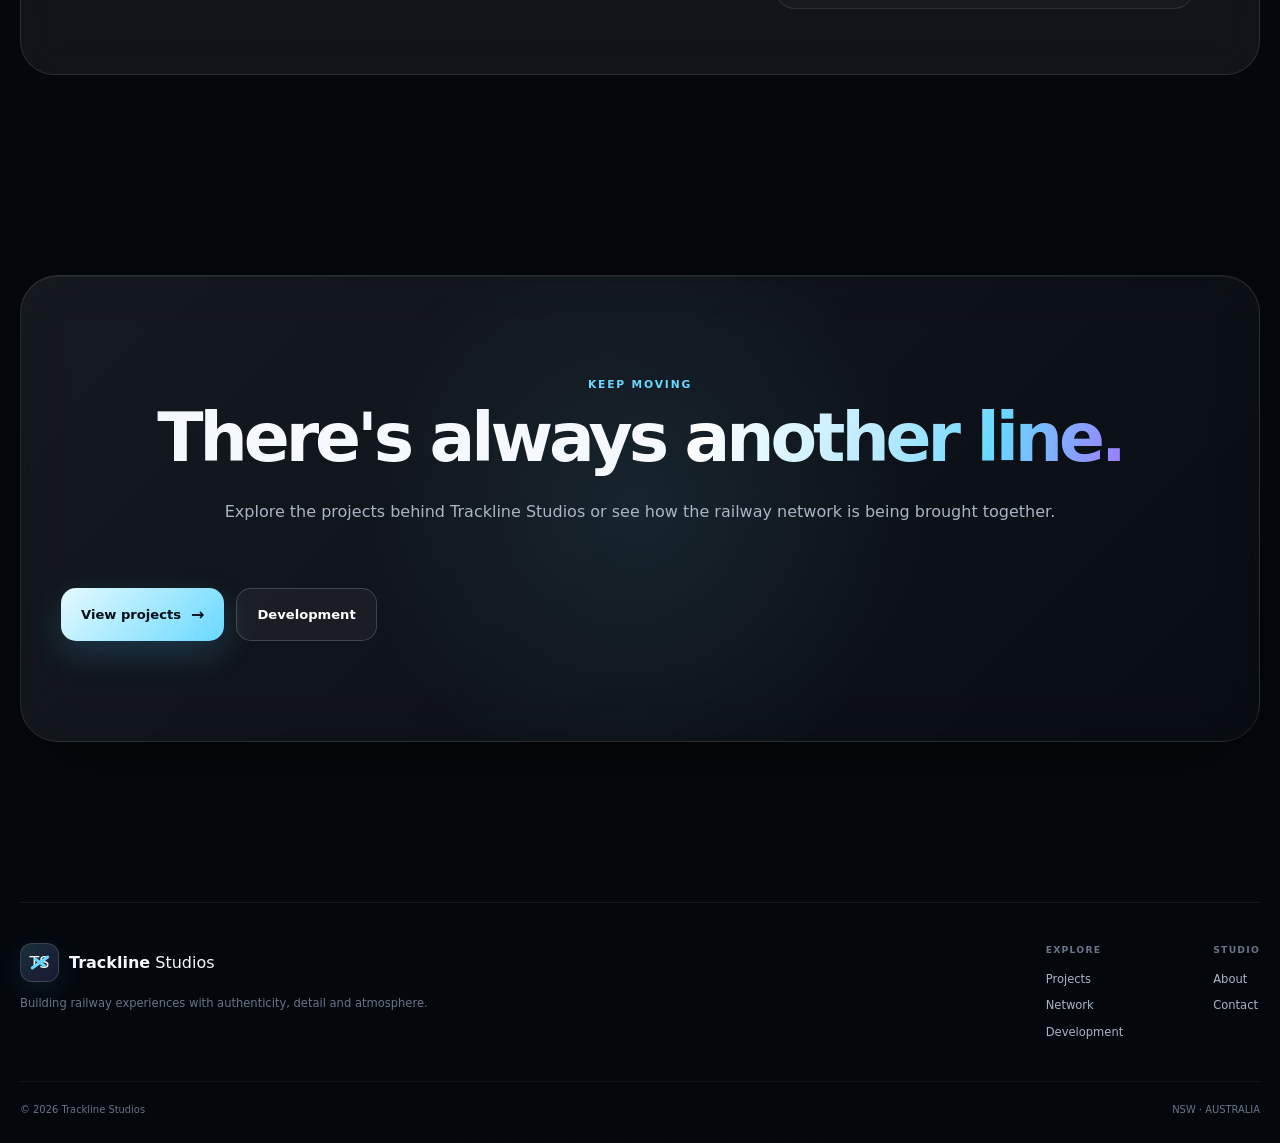
<file: development.html>
html
<!DOCTYPE html>
<html lang="en">
<head>
    <meta charset="UTF-8">
    <meta name="viewport" content="width=device-width, initial-scale=1.0">

    <title>Network | Trackline Studios</title>

    <meta
        name="description"
        content="Explore the railway network behind Trackline Studios."
    >

    <link rel="stylesheet" href="css/style.css">

    <style>
        /* =====================================================
           NETWORK HERO VISUAL
           ===================================================== */

        .network-visual {
            position: relative;
            width: 100%;
            min-height: 540px;
            padding: 28px;
            overflow: hidden;

            border: 1px solid rgba(255,255,255,.105);
            border-radius: 32px;

            background: rgba(255,255,255,.055);
            box-shadow:
                0 30px 80px rgba(0,0,0,.28),
                inset 0 1px 0 rgba(255,255,255,.06);

            backdrop-filter: blur(24px);
            -webkit-backdrop-filter: blur(24px);
        }

        .network-visual-header {
            position: relative;
            z-index: 10;

            display: flex;
            align-items: center;
            justify-content: space-between;
            gap: 20px;
        }

        .network-visual-header > div {
            display: flex;
            flex-direction: column;
            gap: 5px;
        }

        .network-visual .visual-label {
            display: block;

            color: #687588;

            font-size: .65rem;
            font-weight: 800;
            letter-spacing: .18em;
        }

        .network-visual-header strong {
            display: block;

            color: #f5f8fc;

            font-size: 1rem;
            font-weight: 800;
            letter-spacing: .08em;
        }

        .network-visual .live-indicator {
            display: inline-flex;
            align-items: center;
            gap: 8px;

            padding: 8px 12px;

            border: 1px solid rgba(92,230,162,.25);
            border-radius: 999px;

            background: rgba(92,230,162,.07);

            color: #5ce6a2;

            font-size: .62rem;
            font-weight: 800;
            letter-spacing: .12em;
        }

        .live-indicator span {
            width: 7px;
            height: 7px;

            border-radius: 50%;

            background: #5ce6a2;

            box-shadow:
                0 0 12px rgba(92,230,162,.8);
        }


        /* =====================================================
           MAP
           ===================================================== */

        .network-map {
            position: relative;

            width: 100%;
            height: 390px;

            margin-top: 18px;

            overflow: hidden;

            border: 1px solid rgba(255,255,255,.06);
            border-radius: 24px;

            background-color: rgba(4,7,12,.7);

            background-image:
                linear-gradient(
                    rgba(255,255,255,.025) 1px,
                    transparent 1px
                ),
                linear-gradient(
                    90deg,
                    rgba(255,255,255,.025) 1px,
                    transparent 1px
                );

            background-size: 32px 32px;
        }

        .network-map::before {
            content: "";

            position: absolute;
            inset: 0;

            background:
                radial-gradient(
                    circle at 50% 50%,
                    rgba(105,216,255,.08),
                    transparent 58%
                );

            pointer-events: none;
        }


        /* =====================================================
           RAILWAY LINES
           ===================================================== */

        .network-map .map-line {
            position: absolute;

            z-index: 2;

            height: 2px;

            transform-origin: left center;

            background: linear-gradient(
                90deg,
                rgba(105,216,255,.12),
                rgba(105,216,255,.85),
                rgba(156,124,255,.55)
            );

            box-shadow:
                0 0 14px rgba(105,216,255,.25);
        }

        .network-map .line-main {
            width: 72%;
            left: 14%;
            top: 54%;
            transform: rotate(-8deg);
        }

        .network-map .line-north {
            width: 45%;
            left: 49%;
            top: 51%;
            transform: rotate(-63deg);
        }

        .network-map .line-west {
            width: 43%;
            left: 25%;
            top: 57%;
            transform: rotate(165deg);
        }

        .network-map .line-south {
            width: 42%;
            left: 49%;
            top: 58%;
            transform: rotate(65deg);
        }


        /* =====================================================
           STATIONS
           ===================================================== */

        .network-map .map-node {
            position: absolute;

            z-index: 8;

            display: flex;
            align-items: center;
            gap: 8px;

            color: #aab5c5;

            font-size: .67rem;
            font-weight: 700;

            white-space: nowrap;
        }

        .network-map .map-node span {
            display: block;

            width: 10px;
            height: 10px;

            flex-shrink: 0;

            border: 2px solid #69d8ff;
            border-radius: 50%;

            background: #04070c;

            box-shadow:
                0 0 0 4px rgba(105,216,255,.08),
                0 0 18px rgba(105,216,255,.65);
        }

        .network-map .node-sydney {
            left: 48%;
            top: 50%;
        }

        .network-map .node-newcastle {
            right: 10%;
            top: 27%;
        }

        .network-map .node-dungog {
            right: 16%;
            top: 9%;
        }

        .network-map .node-central {
            left: 15%;
            top: 69%;
        }

        .network-map .node-west {
            left: 7%;
            top: 37%;
        }


        /* =====================================================
           TRAIN MARKERS
           ===================================================== */

        .network-map .map-train {
            position: absolute;

            z-index: 9;

            display: flex;
            align-items: center;
            justify-content: center;

            width: 27px;
            height: 27px;

            border: 1px solid rgba(105,216,255,.4);
            border-radius: 9px;

            background: rgba(105,216,255,.1);

            color: #69d8ff;

            box-shadow:
                0 0 20px rgba(105,216,255,.18);

            animation: networkTrainMove 7s linear infinite;
        }

        .network-map .map-train span {
            font-size: .65rem;
        }

        .network-map .train-one {
            left: 25%;
            top: 51%;
        }

        .network-map .train-two {
            left: 61%;
            top: 47%;
            animation-delay: 3.5s;
        }

        @keyframes networkTrainMove {
            0% {
                transform: translateX(-25px);
                opacity: 0;
            }

            10% {
                opacity: 1;
            }

            50% {
                transform: translateX(100px);
                opacity: 1;
            }

            90% {
                opacity: 1;
            }

            100% {
                transform: translateX(220px);
                opacity: 0;
            }
        }


        /* =====================================================
           VISUAL FOOTER
           ===================================================== */

        .network-visual-footer {
            position: relative;
            z-index: 10;

            display: grid;
            grid-template-columns: 1fr 1fr;
            gap: 20px;

            margin-top: 18px;
            padding-top: 20px;

            border-top: 1px solid rgba(255,255,255,.105);
        }

        .network-visual-footer div {
            display: flex;
            flex-direction: column;
            gap: 5px;
        }

        .network-visual-footer span {
            color: #687588;

            font-size: .6rem;
            font-weight: 800;
            letter-spacing: .16em;
        }

        .network-visual-footer strong {
            color: #aab5c5;

            font-size: .7rem;
            font-weight: 700;
            letter-spacing: .04em;
        }


        /* =====================================================
           NETWORK CONTENT
           ===================================================== */

        .network-corridors {
            display: grid;
            gap: 18px;
        }

        .network-corridor {
            position: relative;

            display: grid;
            grid-template-columns: 70px 1fr auto;
            align-items: center;
            gap: 30px;

            padding: 32px;

            border: 1px solid rgba(255,255,255,.105);
            border-radius: 28px;

            background: rgba(255,255,255,.055);

            transition:
                transform .3s ease,
                border-color .3s ease,
                background .3s ease;
        }

        .network-corridor:hover {
            transform: translateY(-4px);

            border-color: rgba(255,255,255,.17);

            background: rgba(255,255,255,.085);
        }

        .corridor-number {
            color: #687588;

            font-size: .75rem;
            font-weight: 800;
            letter-spacing: .12em;
        }

        .corridor-region {
            display: block;

            margin-bottom: 8px;

            color: #69d8ff;

            font-size: .63rem;
            font-weight: 800;
            letter-spacing: .15em;
        }

        .corridor-content h3 {
            margin: 0 0 10px;

            color: #f5f8fc;

            font-size: 1.35rem;
        }

        .corridor-content p {
            max-width: 720px;
            margin: 0;

            color: #aab5c5;

            line-height: 1.7;
        }

        .corridor-tags {
            display: flex;
            flex-wrap: wrap;
            gap: 7px;

            margin-top: 18px;
        }

        .corridor-tags span {
            padding: 6px 9px;

            border: 1px solid rgba(255,255,255,.105);
            border-radius: 999px;

            color: #687588;

            font-size: .57rem;
            font-weight: 800;
            letter-spacing: .1em;
        }

        .corridor-arrow {
            color: #69d8ff;
            font-size: 1.5rem;
        }


        /* =====================================================
           SYSTEMS
           ===================================================== */

        .network-systems {
            display: grid;
            grid-template-columns: .8fr 1.2fr;
            gap: 60px;

            padding: 60px;

            border: 1px solid rgba(255,255,255,.105);
            border-radius: 34px;

            background: rgba(255,255,255,.055);

            backdrop-filter: blur(24px);
            -webkit-backdrop-filter: blur(24px);
        }

        .network-systems-heading h2 {
            margin: 10px 0 18px;
        }

        .network-systems-heading > p:last-child {
            max-width: 440px;
            margin: 0;

            color: #aab5c5;

            line-height: 1.75;
        }

        .systems-grid {
            display: grid;
            grid-template-columns: 1fr 1fr;
            gap: 14px;
        }

        .network-system {
            display: flex;
            align-items: flex-start;
            gap: 15px;

            padding: 20px;

            border: 1px solid rgba(255,255,255,.105);
            border-radius: 20px;

            background: rgba(255,255,255,.025);
        }

        .system-icon {
            display: flex;
            align-items: center;
            justify-content: center;

            flex: 0 0 34px;

            width: 34px;
            height: 34px;

            border: 1px solid rgba(105,216,255,.2);
            border-radius: 10px;

            background: rgba(105,216,255,.06);

            color: #69d8ff;
        }

        .network-system strong {
            display: block;

            margin-bottom: 5px;

            color: #f5f8fc;
        }

        .network-system p {
            margin: 0;

            color: #687588;

            font-size: .75rem;
            line-height: 1.5;
        }


        /* =====================================================
           DEVELOPMENT PANEL
           ===================================================== */

        .network-development {
            display: grid;
            grid-template-columns: 1.2fr .8fr;
            gap: 60px;
            align-items: center;

            padding: 65px;

            border: 1px solid rgba(255,255,255,.105);
            border-radius: 34px;

            background: rgba(255,255,255,.055);

            backdrop-filter: blur(24px);
            -webkit-backdrop-filter: blur(24px);
        }

        .network-development-content h2 {
            margin: 10px 0 18px;
        }

        .network-development-content > p:not(.eyebrow) {
            max-width: 650px;
            margin: 0;

            color: #aab5c5;

            line-height: 1.75;
        }

        .network-development-content .hero-actions {
            margin-top: 30px;
        }

        .network-development-status {
            display: grid;
            gap: 12px;
        }

        .status-card {
            padding: 22px;

            border: 1px solid rgba(255,255,255,.105);
            border-radius: 20px;

            background: rgba(255,255,255,.025);
        }

        .status-card-label {
            display: block;

            margin-bottom: 7px;

            color: #687588;

            font-size: .62rem;
            font-weight: 800;
            letter-spacing: .13em;
        }

        .status-card strong {
            display: block;

            margin-bottom: 14px;

            color: #69d8ff;

            font-size: .8rem;
            letter-spacing: .08em;
        }

        .status-card-bar {
            width: 100%;
            height: 4px;

            overflow: hidden;

            border-radius: 999px;

            background: rgba(255,255,255,.07);
        }

        .status-card-bar span {
            display: block;

            height: 100%;

            border-radius: inherit;

            background: linear-gradient(
                90deg,
                #69d8ff,
                #9c7cff
            );
        }


        /* =====================================================
           RESPONSIVE
           ===================================================== */

        @media (max-width: 1000px) {

            .network-systems {
                grid-template-columns: 1fr;
            }

            .network-development {
                grid-template-columns: 1fr;
            }

        }


        @media (max-width: 760px) {

            .network-visual {
                min-height: 500px;
                padding: 20px;
            }

            .network-visual-header {
                align-items: flex-start;
                flex-direction: column;
            }

            .network-map {
                height: 350px;
            }

            .network-visual-footer {
                grid-template-columns: 1fr;
                gap: 12px;
            }

            .network-corridor {
                grid-template-columns: 1fr;
                gap: 12px;
                padding: 25px;
            }

            .corridor-arrow {
                display: none;
            }

            .network-systems,
            .network-development {
                padding: 35px 25px;
            }

            .systems-grid {
                grid-template-columns: 1fr;
            }

        }


        @media (max-width: 480px) {

            .network-map {
                height: 320px;
            }

            .network-map .map-node {
                font-size: .56rem;
            }

            .network-map .node-west {
                left: 3%;
            }

            .network-map .node-central {
                left: 7%;
            }

            .network-map .node-newcastle {
                right: 3%;
            }

            .network-map .node-dungog {
                right: 5%;
            }

        }
    </style>
</head>

<body>

    <div class="background-grid"></div>
    <div class="background-orb orb-one"></div>
    <div class="background-orb orb-two"></div>
    <div class="background-orb orb-three"></div>

    <div class="cursor-glow"></div>


    <!-- =====================================================
         HEADER
         ===================================================== -->

    <header class="site-header">

        <div class="container">

            <nav class="glass-nav">

                <a href="index.html" class="brand">
                    <span class="brand-mark">TS</span>

                    <span class="brand-text">
                        <strong>Trackline</strong>
                        <span>Studios</span>
                    </span>
                </a>


                <div class="nav-links">

                    <a href="index.html">Home</a>
                    <a href="projects.html">Projects</a>
                    <a href="network.html" class="active">Network</a>
                    <a href="development.html">Development</a>
                    <a href="about.html">About</a>
                    <a href="contact.html">Contact</a>

                </div>


                <a href="projects.html" class="nav-action">
                    Explore
                    <span>→</span>
                </a>


                <button
                    class="mobile-menu-button"
                    type="button"
                    aria-label="Open navigation"
                    aria-expanded="false"
                >
                    <span></span>
                    <span></span>
                    <span></span>
                </button>

            </nav>


            <div class="mobile-navigation">

                <a href="index.html">Home</a>
                <a href="projects.html">Projects</a>
                <a href="network.html" class="active">Network</a>
                <a href="development.html">Development</a>
                <a href="about.html">About</a>
                <a href="contact.html">Contact</a>

            </div>

        </div>

    </header>


    <!-- =====================================================
         MAIN
         ===================================================== -->

    <main>


        <!-- HERO -->

        <section class="section hero network-hero">

            <div class="hero-content reveal">

                <div class="status-pill">
                    <span class="status-dot"></span>
                    NSW RAIL NETWORK
                </div>

                <p class="eyebrow">
                    THE NETWORK
                </p>

                <h1>
                    The network
                    <span class="gradient-text">
                        behind it all.
                    </span>
                </h1>

                <p class="hero-description">
                    A railway is more than a line on a map.
                    It's stations, junctions, signals, bridges,
                    rolling stock, operations and decades of history
                    connecting everything together.
                </p>

                <div class="hero-actions">

                    <a
                        href="#network-overview"
                        class="button button-primary"
                    >
                        Explore network
                        <span class="button-icon">↓</span>
                    </a>

                    <a
                        href="development.html"
                        class="button button-secondary"
                    >
                        View development
                    </a>

                </div>

            </div>


            <!-- NETWORK DASHBOARD -->

            <div class="hero-visual reveal">

                <div class="network-visual">

                    <div class="network-visual-header">

                        <div>

                            <span class="visual-label">
                                NETWORK STATUS
                            </span>

                            <strong>
                                NSW RAILWAYS
                            </strong>

                        </div>

                        <span class="live-indicator">

                            <span></span>

                            ACTIVE

                        </span>

                    </div>


                    <div class="network-map">

                        <div class="map-line line-main"></div>
                        <div class="map-line line-north"></div>
                        <div class="map-line line-west"></div>
                        <div class="map-line line-south"></div>


                        <div class="map-node node-sydney">
                            <span></span>
                            Sydney
                        </div>

                        <div class="map-node node-newcastle">
                            <span></span>
                            Newcastle
                        </div>

                        <div class="map-node node-dungog">
                            <span></span>
                            Dungog
                        </div>

                        <div class="map-node node-central">
                            <span></span>
                            Central
                        </div>

                        <div class="map-node node-west">
                            <span></span>
                            West
                        </div>


                        <div class="map-train train-one">
                            <span>▸</span>
                        </div>

                        <div class="map-train train-two">
                            <span>▸</span>
                        </div>

                    </div>


                    <div class="network-visual-footer">

                        <div>

                            <span>
                                REGION
                            </span>

                            <strong>
                                NEW SOUTH WALES
                            </strong>

                        </div>


                        <div>

                            <span>
                                FOCUS
                            </span>

                            <strong>
                                RAILWAY SYSTEMS
                            </strong>

                        </div>

                    </div>

                </div>

            </div>

        </section>



        <!-- =====================================================
             NETWORK OVERVIEW
             ===================================================== -->

        <section
            class="section"
            id="network-overview"
        >

            <div class="section-heading reveal">

                <p class="eyebrow">
                    NETWORK OVERVIEW
                </p>

                <h2>
                    One network.
                    <span class="gradient-text">
                        Thousands of details.
                    </span>
                </h2>

                <p>
                    Trackline Studios focuses on the details that make
                    railway environments feel connected, believable
                    and alive.
                </p>

            </div>


            <div class="feature-grid">

                <article class="feature-card glass-card reveal">

                    <span class="feature-number">01</span>

                    <h3>
                        Corridors
                    </h3>

                    <p>
                        Major railway corridors form the backbone of
                        passenger, freight and regional services.
                    </p>

                </article>


                <article class="feature-card glass-card reveal">

                    <span class="feature-number">02</span>

                    <h3>
                        Stations
                    </h3>

                    <p>
                        Every station has its own layout, architecture,
                        platforms, signage and history.
                    </p>

                </article>


                <article class="feature-card glass-card reveal">

                    <span class="feature-number">03</span>

                    <h3>
                        Infrastructure
                    </h3>

                    <p>
                        Bridges, signals, level crossings and trackside
                        equipment complete the railway.
                    </p>

                </article>


                <article class="feature-card glass-card reveal">

                    <span class="feature-number">04</span>

                    <h3>
                        Rolling stock
                    </h3>

                    <p>
                        Passenger, freight and heritage trains are all
                        part of the network's identity.
                    </p>

                </article>

            </div>

        </section>



        <!-- =====================================================
             CORRIDORS
             ===================================================== -->

        <section class="section">

            <div class="section-heading reveal">

                <p class="eyebrow">
                    CORRIDORS
                </p>

                <h2>
                    Following the
                    <span class="gradient-text">
                        tracks.
                    </span>
                </h2>

                <p>
                    From major metropolitan corridors to regional and
                    historic routes.
                </p>

            </div>


            <div class="network-corridors">


                <article class="network-corridor reveal">

                    <div class="corridor-number">
                        01
                    </div>

                    <div class="corridor-content">

                        <span class="corridor-region">
                            HUNTER REGION
                        </span>

                        <h3>
                            Newcastle → Dungog
                        </h3>

                        <p>
                            A major focus for Trackline railway
                            development, connecting the Newcastle
                            region with the Hunter and regional
                            railway network.
                        </p>

                        <div class="corridor-tags">
                            <span>REGIONAL</span>
                            <span>HUNTER</span>
                            <span>TRACKLINE</span>
                        </div>

                    </div>

                    <div class="corridor-arrow">
                        →
                    </div>

                </article>


                <article class="network-corridor reveal">

                    <div class="corridor-number">
                        02
                    </div>

                    <div class="corridor-content">

                        <span class="corridor-region">
                            SYDNEY REGION
                        </span>

                        <h3>
                            Sydney metropolitan network
                        </h3>

                        <p>
                            A dense railway environment of stations,
                            junctions, electrified corridors and
                            complex operations.
                        </p>

                        <div class="corridor-tags">
                            <span>METRO</span>
                            <span>ELECTRIFIED</span>
                            <span>ACTIVE</span>
                        </div>

                    </div>

                    <div class="corridor-arrow">
                        →
                    </div>

                </article>


                <article class="network-corridor reveal">

                    <div class="corridor-number">
                        03
                    </div>

                    <div class="corridor-content">

                        <span class="corridor-region">
                            HISTORIC NETWORK
                        </span>

                        <h3>
                            Abandoned & historic lines
                        </h3>

                        <p>
                            Former railway corridors, closed stations
                            and infrastructure remnants preserve
                            another layer of New South Wales railway
                            history.
                        </p>

                        <div class="corridor-tags">
                            <span>HISTORY</span>
                            <span>HERITAGE</span>
                            <span>MAPPING</span>
                        </div>

                    </div>

                    <div class="corridor-arrow">
                        →
                    </div>

                </article>

            </div>

        </section>



        <!-- =====================================================
             SYSTEMS
             ===================================================== -->

        <section class="section">

            <div class="network-systems reveal">

                <div class="network-systems-heading">

                    <p class="eyebrow">
                        WHAT MAKES A RAILWAY
                    </p>

                    <h2>
                        More than
                        <span class="gradient-text">
                            track.
                        </span>
                    </h2>

                    <p>
                        A convincing railway environment depends on
                        hundreds of interconnected systems and details.
                    </p>

                </div>


                <div class="systems-grid">

                    <div class="network-system">

                        <span class="system-icon">
                            ═
                        </span>

                        <div>
                            <strong>Track</strong>
                            <p>Rails, sleepers, ballast and geometry.</p>
                        </div>

                    </div>


                    <div class="network-system">

                        <span class="system-icon">
                            ◉
                        </span>

                        <div>
                            <strong>Stations</strong>
                            <p>Platforms, buildings and passenger areas.</p>
                        </div>

                    </div>


                    <div class="network-system">

                        <span class="system-icon">
                            ◆
                        </span>

                        <div>
                            <strong>Signalling</strong>
                            <p>Signals, indicators and operational logic.</p>
                        </div>

                    </div>


                    <div class="network-system">

                        <span class="system-icon">
                            +
                        </span>

                        <div>
                            <strong>Infrastructure</strong>
                            <p>Bridges, crossings and railway structures.</p>
                        </div>

                    </div>


                    <div class="network-system">

                        <span class="system-icon">
                            ▸
                        </span>

                        <div>
                            <strong>Rolling stock</strong>
                            <p>Passenger, freight and heritage trains.</p>
                        </div>

                    </div>


                    <div class="network-system">

                        <span class="system-icon">
                            ≋
                        </span>

                        <div>
                            <strong>Operations</strong>
                            <p>Services, movements and railway activity.</p>
                        </div>

                    </div>

                </div>

            </div>

        </section>



        <!-- =====================================================
             DEVELOPMENT
             ===================================================== -->

        <section class="section">

            <div class="network-development reveal">

                <div class="network-development-content">

                    <p class="eyebrow">
                        CURRENT FOCUS
                    </p>

                    <h2>
                        Mapping the railway,
                        <span class="gradient-text">
                            one detail at a time.
                        </span>
                    </h2>

                    <p>
                        Trackline is currently focused on realistic
                        railway environments, network mapping and the
                        systems that connect everything together.
                    </p>

                    <div class="hero-actions">

                        <a
                            href="development.html"
                            class="button button-primary"
                        >
                            View development
                            <span class="button-icon">→</span>
                        </a>

                        <a
                            href="projects.html"
                            class="button button-secondary"
                        >
                            View projects
                        </a>

                    </div>

                </div>


                <div class="network-development-status">

                    <div class="status-card">

                        <span class="status-card-label">
                            NETWORK MAPPING
                        </span>

                        <strong>
                            BUILDING
                        </strong>

                        <div class="status-card-bar">
                            <span style="width:78%;"></span>
                        </div>

                    </div>


                    <div class="status-card">

                        <span class="status-card-label">
                            RAILWAY SYSTEMS
                        </span>

                        <strong>
                            BUILDING
                        </strong>

                        <div class="status-card-bar">
                            <span style="width:62%;"></span>
                        </div>

                    </div>


                    <div class="status-card">

                        <span class="status-card-label">
                            HISTORIC MAPPING
                        </span>

                        <strong>
                            RESEARCH
                        </strong>

                        <div class="status-card-bar">
                            <span style="width:46%;"></span>
                        </div>

                    </div>

                </div>

            </div>

        </section>



        <!-- =====================================================
             CTA
             ===================================================== -->

        <section class="section cta-section">

            <div class="cta-card glass-card reveal">

                <div class="cta-glow"></div>

                <div class="cta-content">

                    <p class="eyebrow">
                        KEEP MOVING
                    </p>

                    <h2>
                        There's always
                        <span class="gradient-text">
                            another line.
                        </span>
                    </h2>

                    <p>
                        Explore the projects behind Trackline Studios
                        or see how the railway network is being brought
                        together.
                    </p>

                    <div class="hero-actions">

                        <a
                            href="projects.html"
                            class="button button-primary"
                        >
                            View projects
                            <span class="button-icon">→</span>
                        </a>

                        <a
                            href="development.html"
                            class="button button-secondary"
                        >
                            Development
                        </a>

                    </div>

                </div>

            </div>

        </section>

    </main>



    <!-- =====================================================
         FOOTER
         ===================================================== -->

    <footer class="site-footer">

        <div class="container">

            <div class="footer-inner">

                <div class="footer-brand">

                    <a href="index.html" class="brand">

                        <span class="brand-mark">
                            TS
                        </span>

                        <span class="brand-text">
                            <strong>Trackline</strong>
                            <span>Studios</span>
                        </span>

                    </a>

                    <p>
                        Building railway experiences with
                        authenticity, detail and atmosphere.
                    </p>

                </div>


                <div class="footer-links">

                    <div>

                        <span class="footer-heading">
                            EXPLORE
                        </span>

                        <a href="projects.html">
                            Projects
                        </a>

                        <a href="network.html">
                            Network
                        </a>

                        <a href="development.html">
                            Development
                        </a>

                    </div>


                    <div>

                        <span class="footer-heading">
                            STUDIO
                        </span>

                        <a href="about.html">
                            About
                        </a>

                        <a href="contact.html">
                            Contact
                        </a>

                    </div>

                </div>

            </div>


            <div class="footer-bottom">

                <span>
                    © <span id="current-year"></span>
                    Trackline Studios
                </span>

                <span>
                    NSW · AUSTRALIA
                </span>

            </div>

        </div>

    </footer>


    <script src="js/app.js"></script>

</body>
</html>
</file>
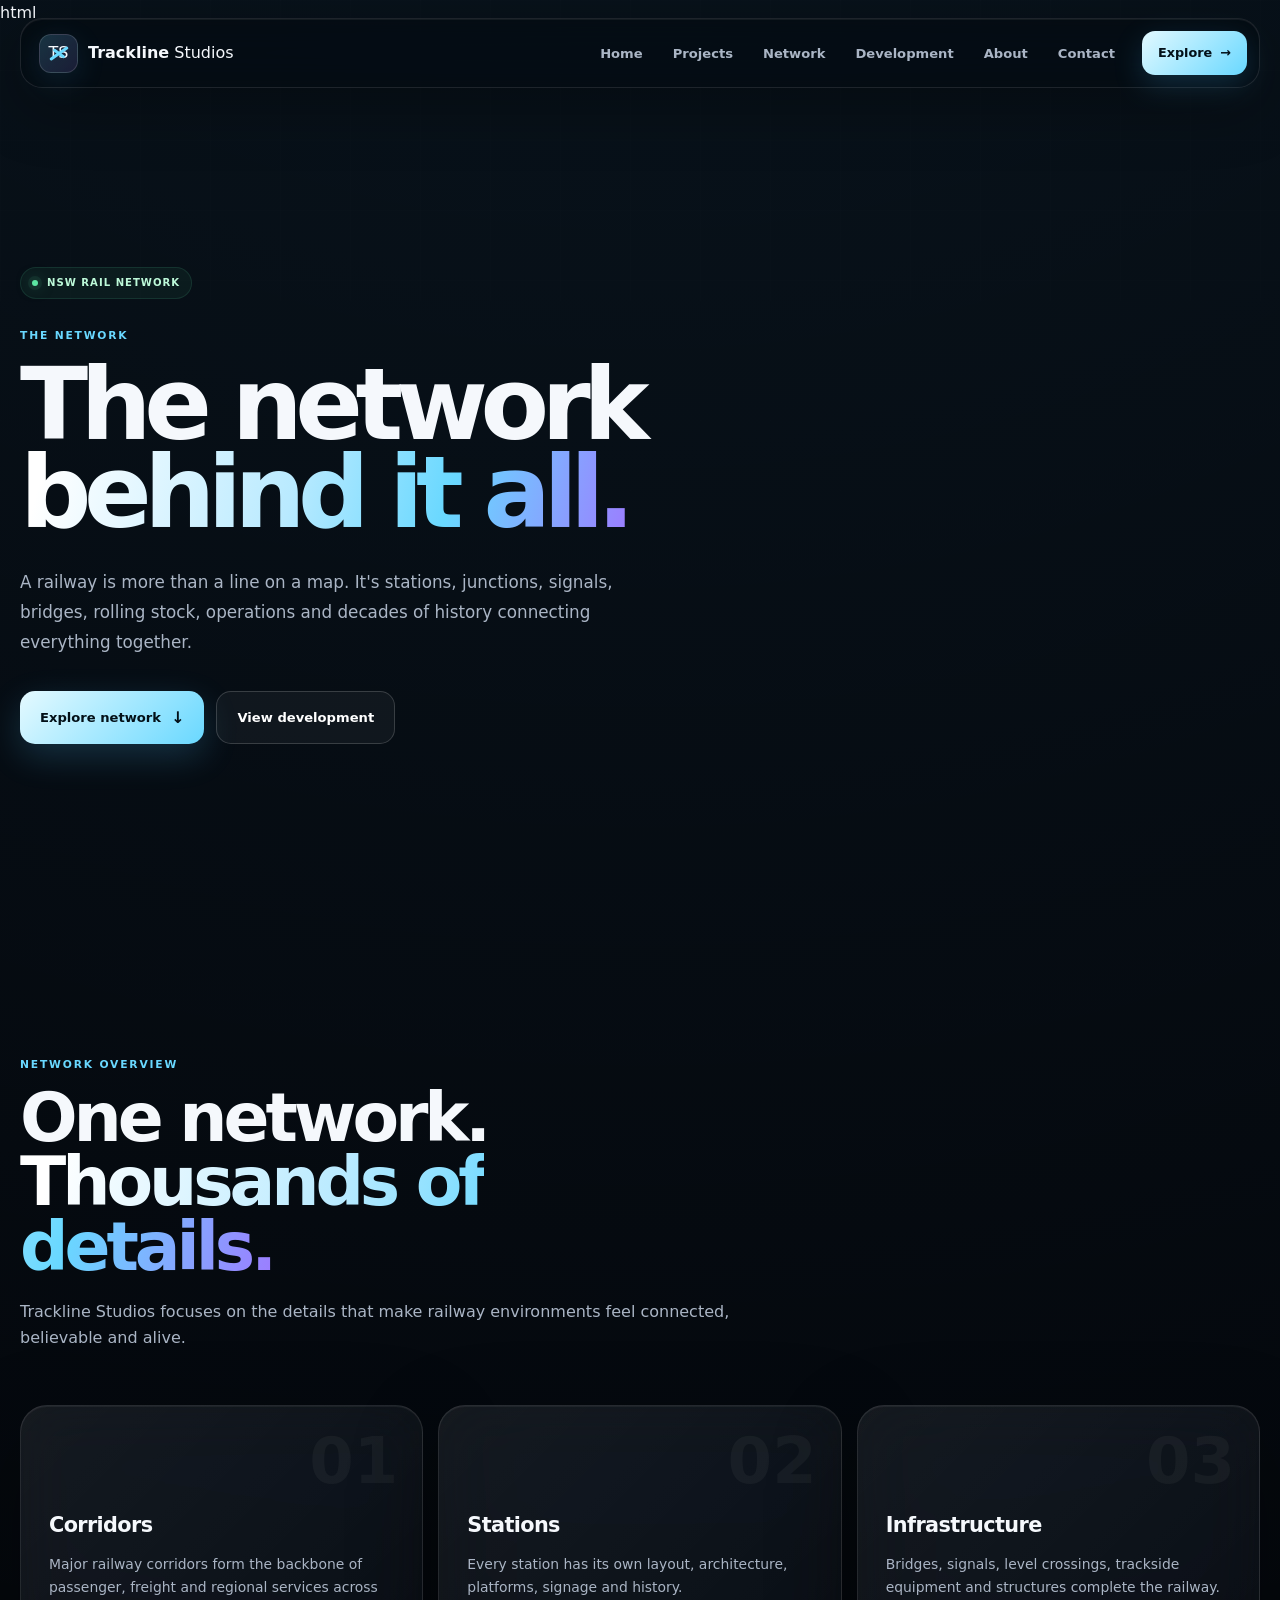
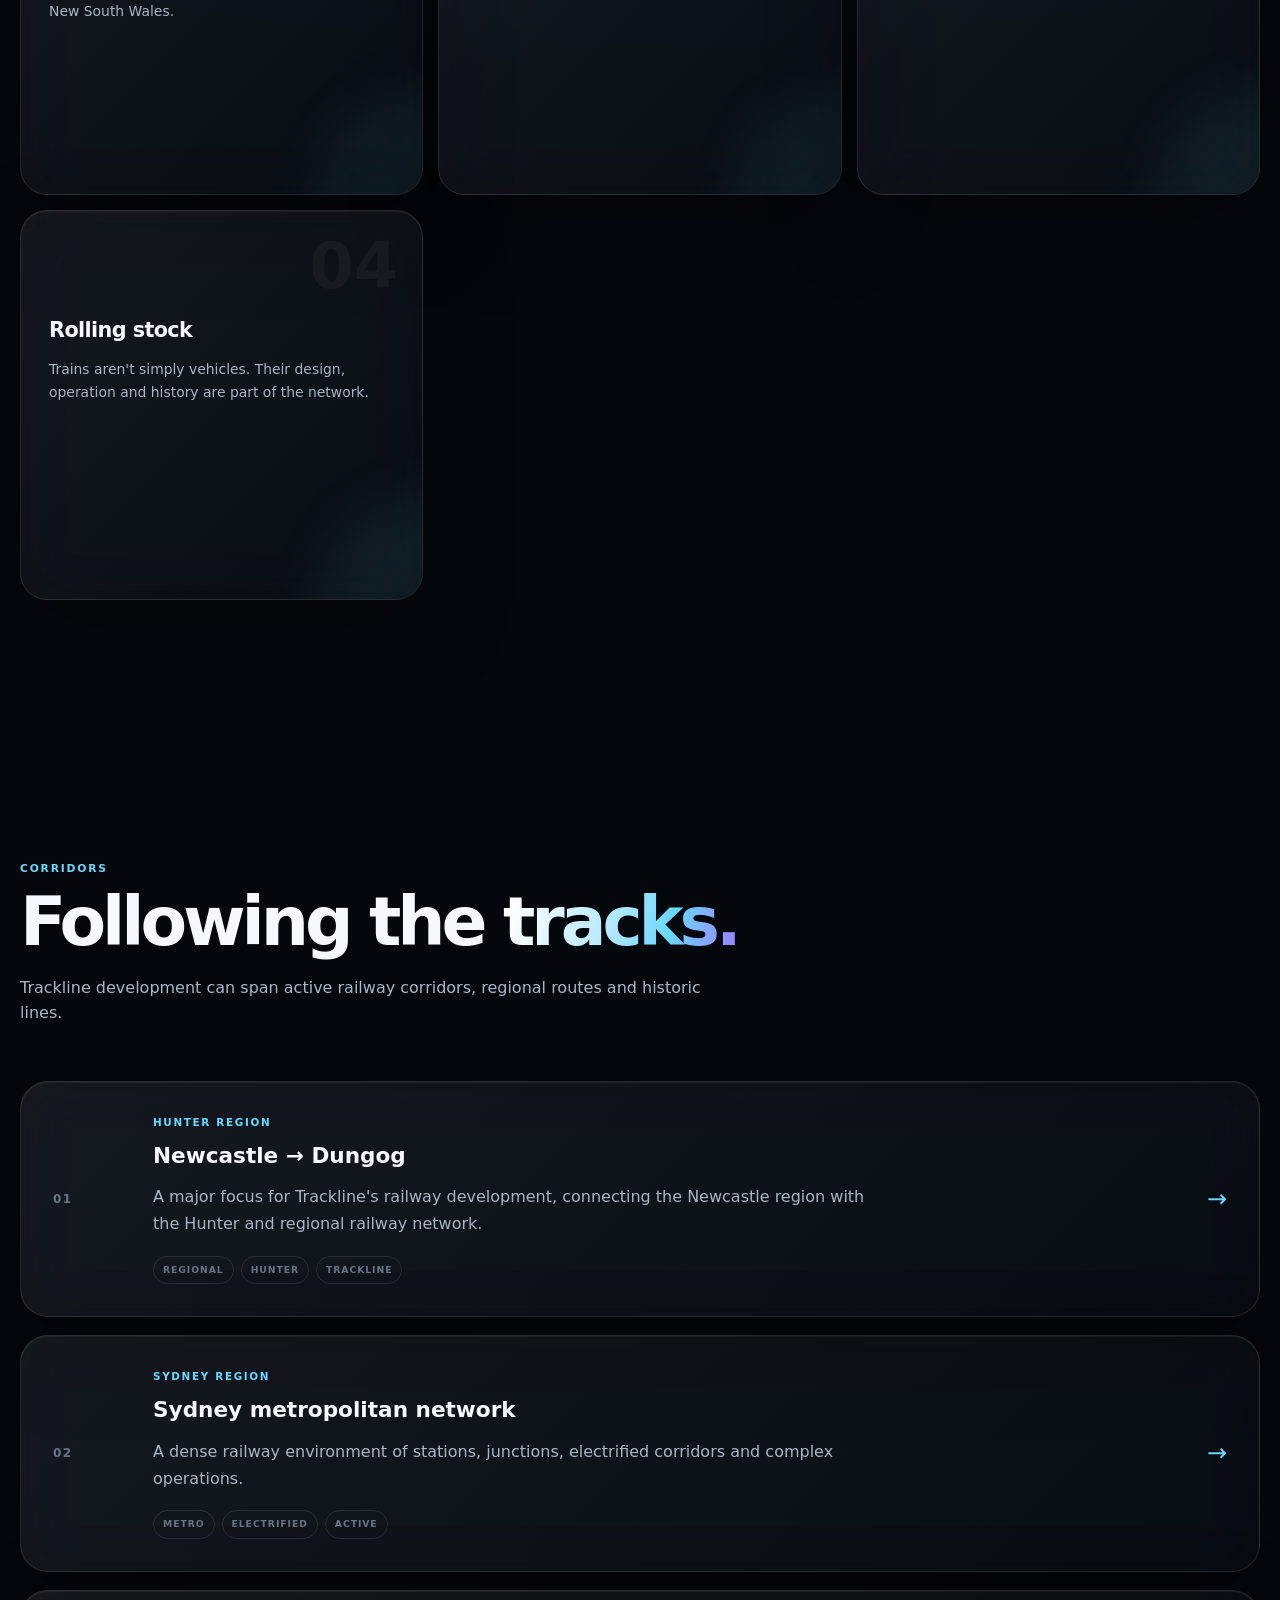
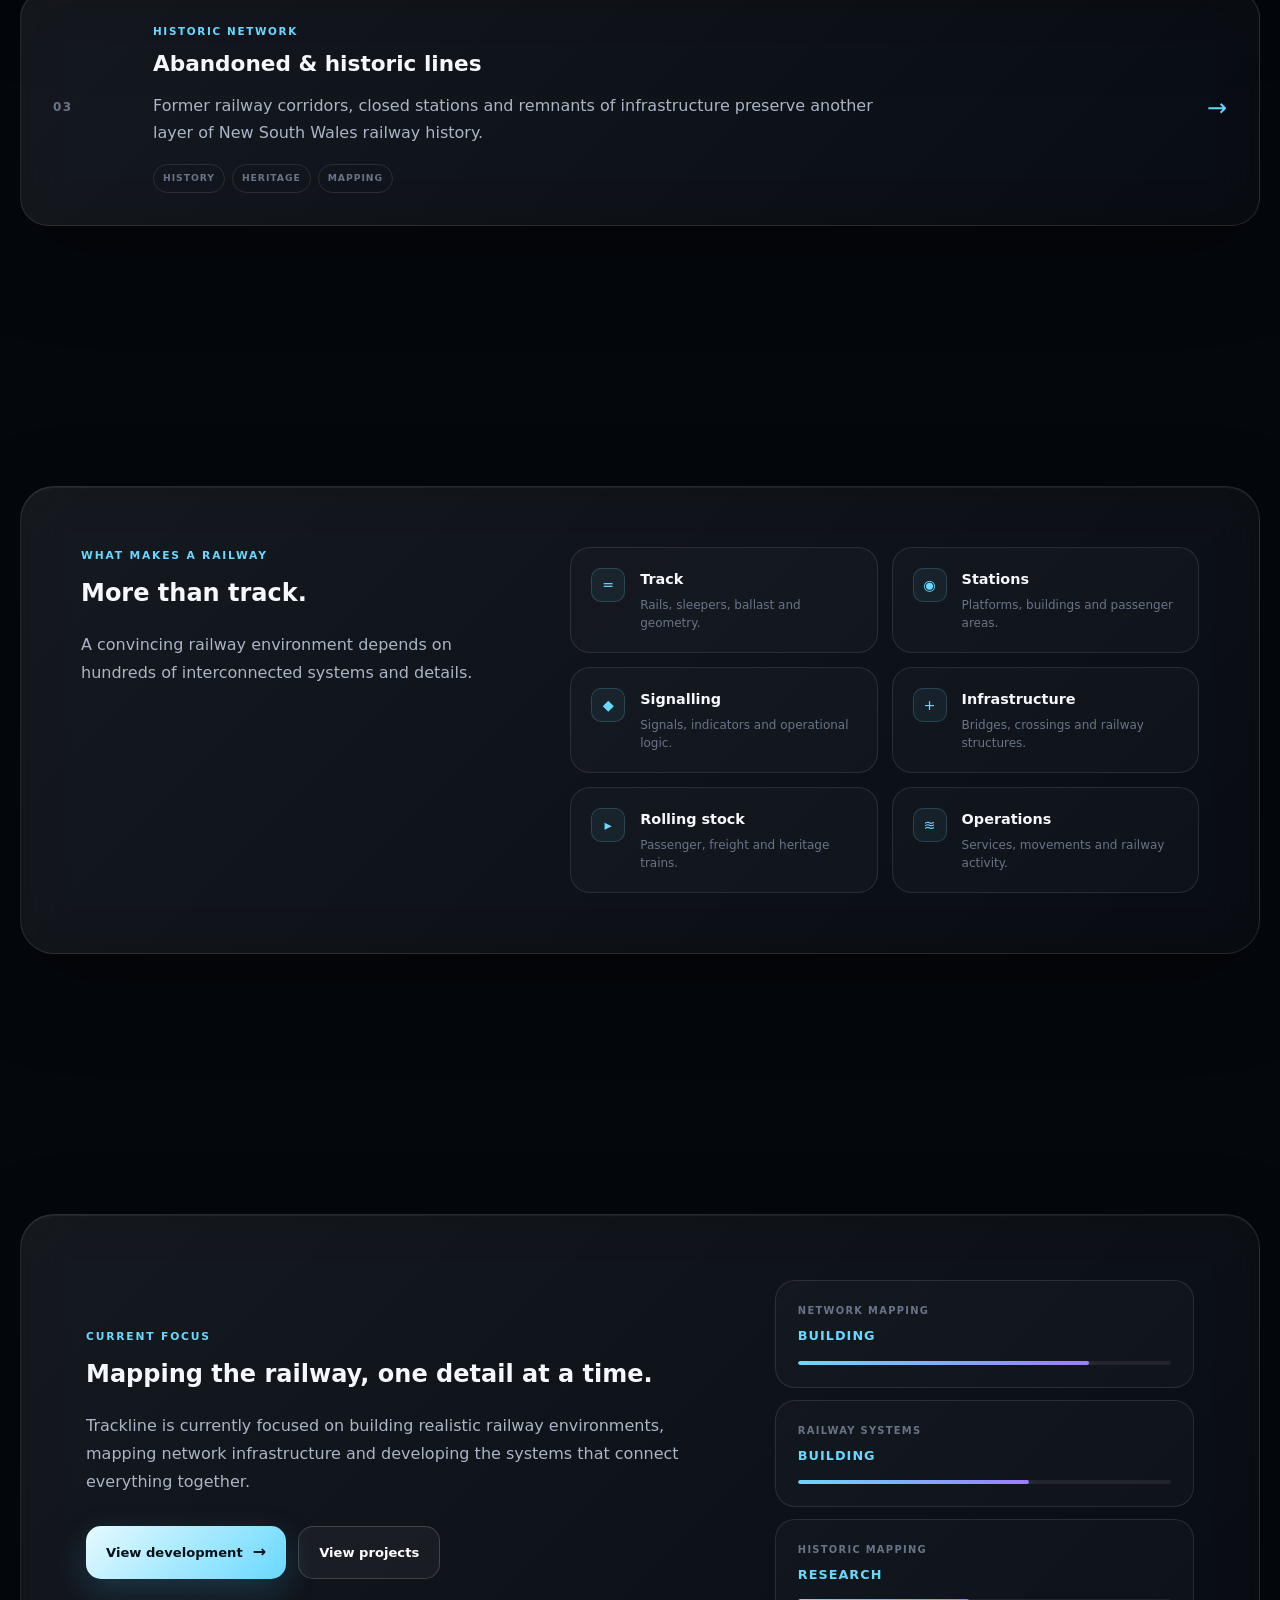
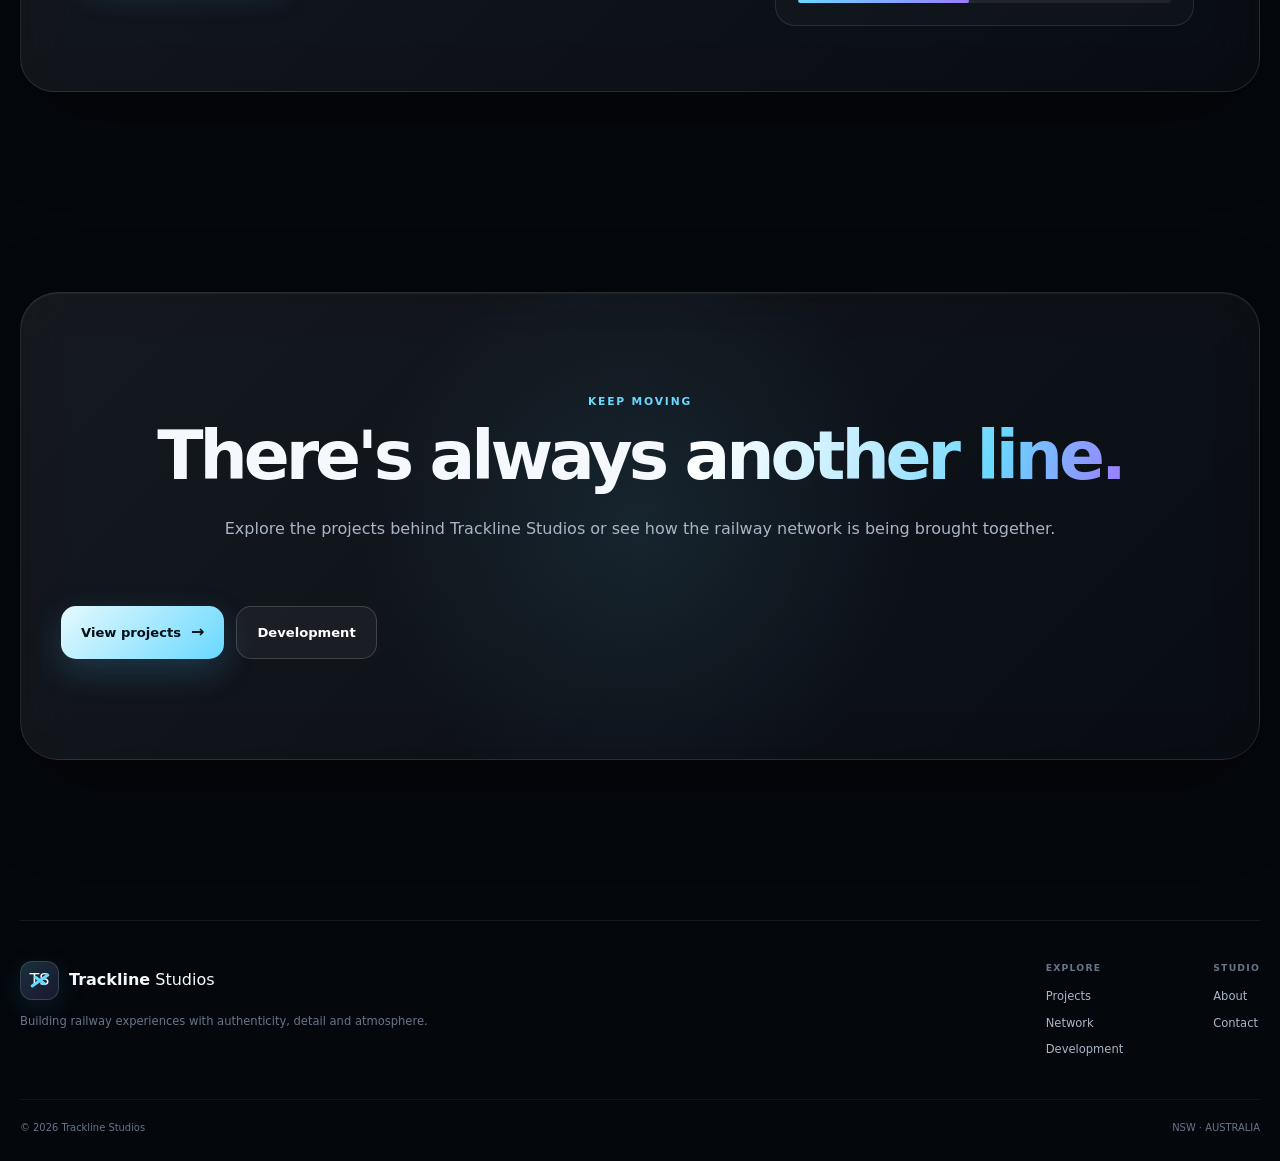
<file: network.html>
html
<!DOCTYPE html>
<html lang="en">
<head>
    <meta charset="UTF-8">
    <meta name="viewport" content="width=device-width, initial-scale=1.0">

    <title>Network | Trackline Studios</title>

    <meta name="description"
          content="Explore the railway network behind Trackline Studios, from major corridors to stations, infrastructure and rolling stock.">

    <link rel="stylesheet" href="css/style.css">
</head>

<body>

    <!-- =========================================================
         BACKGROUND
         ========================================================= -->

    <div class="background-grid"></div>
    <div class="background-orb orb-one"></div>
    <div class="background-orb orb-two"></div>
    <div class="background-orb orb-three"></div>

    <div class="cursor-glow"></div>


    <!-- =========================================================
         HEADER
         ========================================================= -->

    <header class="site-header">

        <div class="container">

            <nav class="glass-nav">

                <a href="index.html" class="brand">
                    <span class="brand-mark">TS</span>

                    <span class="brand-text">
                        <strong>Trackline</strong>
                        <span>Studios</span>
                    </span>
                </a>


                <div class="nav-links">

                    <a href="index.html">
                        Home
                    </a>

                    <a href="projects.html">
                        Projects
                    </a>

                    <a href="network.html" class="active">
                        Network
                    </a>

                    <a href="development.html">
                        Development
                    </a>

                    <a href="about.html">
                        About
                    </a>

                    <a href="contact.html">
                        Contact
                    </a>

                </div>


                <a href="projects.html" class="nav-action">
                    Explore
                    <span>→</span>
                </a>


                <button class="mobile-menu-button"
                        type="button"
                        aria-label="Open navigation"
                        aria-expanded="false">
                    <span></span>
                    <span></span>
                    <span></span>
                </button>

            </nav>


            <div class="mobile-navigation">

                <a href="index.html">
                    Home
                </a>

                <a href="projects.html">
                    Projects
                </a>

                <a href="network.html" class="active">
                    Network
                </a>

                <a href="development.html">
                    Development
                </a>

                <a href="about.html">
                    About
                </a>

                <a href="contact.html">
                    Contact
                </a>

            </div>

        </div>

    </header>



    <!-- =========================================================
         MAIN
         ========================================================= -->

    <main>


        <!-- =====================================================
             HERO
             ===================================================== -->

        <section class="section hero network-hero">

            <div class="hero-content reveal">

                <div class="status-pill">
                    <span class="status-dot"></span>
                    NSW RAIL NETWORK
                </div>

                <p class="eyebrow">
                    THE NETWORK
                </p>

                <h1>
                    The network
                    <span class="gradient-text">
                        behind it all.
                    </span>
                </h1>

                <p class="hero-description">
                    A railway is more than a line on a map.
                    It's stations, junctions, signals, bridges,
                    rolling stock, operations and decades of history
                    connecting everything together.
                </p>

                <div class="hero-actions">

                    <a href="#network-overview"
                       class="button button-primary">
                        Explore network
                        <span class="button-icon">↓</span>
                    </a>

                    <a href="development.html"
                       class="button button-secondary">
                        View development
                    </a>

                </div>

            </div>


            

        </section>



        <!-- =====================================================
             NETWORK OVERVIEW
             ===================================================== -->

        <section class="section"
                 id="network-overview">

            <div class="section-heading reveal">

                <p class="eyebrow">
                    NETWORK OVERVIEW
                </p>

                <h2>
                    One network.
                    <span class="gradient-text">
                        Thousands of details.
                    </span>
                </h2>

                <p>
                    Trackline Studios focuses on the details that make
                    railway environments feel connected, believable
                    and alive.
                </p>

            </div>


            <div class="feature-grid network-stats">


                <article class="feature-card glass-card reveal">

                    <span class="feature-number">
                        01
                    </span>

                    <h3>
                        Corridors
                    </h3>

                    <p>
                        Major railway corridors form the backbone of
                        passenger, freight and regional services across
                        New South Wales.
                    </p>

                </article>


                <article class="feature-card glass-card reveal">

                    <span class="feature-number">
                        02
                    </span>

                    <h3>
                        Stations
                    </h3>

                    <p>
                        Every station has its own layout, architecture,
                        platforms, signage and history.
                    </p>

                </article>


                <article class="feature-card glass-card reveal">

                    <span class="feature-number">
                        03
                    </span>

                    <h3>
                        Infrastructure
                    </h3>

                    <p>
                        Bridges, signals, level crossings, trackside
                        equipment and structures complete the railway.
                    </p>

                </article>


                <article class="feature-card glass-card reveal">

                    <span class="feature-number">
                        04
                    </span>

                    <h3>
                        Rolling stock
                    </h3>

                    <p>
                        Trains aren't simply vehicles. Their design,
                        operation and history are part of the network.
                    </p>

                </article>


            </div>

        </section>



        <!-- =====================================================
             CORRIDORS
             ===================================================== -->

        <section class="section">

            <div class="section-heading reveal">

                <p class="eyebrow">
                    CORRIDORS
                </p>

                <h2>
                    Following the
                    <span class="gradient-text">
                        tracks.
                    </span>
                </h2>

                <p>
                    Trackline development can span active railway
                    corridors, regional routes and historic lines.
                </p>

            </div>


            <div class="network-corridors">


                <article class="network-corridor glass-card reveal">

                    <div class="corridor-number">
                        01
                    </div>

                    <div class="corridor-content">

                        <span class="corridor-region">
                            HUNTER REGION
                        </span>

                        <h3>
                            Newcastle → Dungog
                        </h3>

                        <p>
                            A major focus for Trackline's railway
                            development, connecting the Newcastle
                            region with the Hunter and regional
                            railway network.
                        </p>

                        <div class="corridor-tags">

                            <span>
                                REGIONAL
                            </span>

                            <span>
                                HUNTER
                            </span>

                            <span>
                                TRACKLINE
                            </span>

                        </div>

                    </div>

                    <div class="corridor-arrow">
                        →
                    </div>

                </article>


                <article class="network-corridor glass-card reveal">

                    <div class="corridor-number">
                        02
                    </div>

                    <div class="corridor-content">

                        <span class="corridor-region">
                            SYDNEY REGION
                        </span>

                        <h3>
                            Sydney metropolitan network
                        </h3>

                        <p>
                            A dense railway environment of stations,
                            junctions, electrified corridors and
                            complex operations.
                        </p>

                        <div class="corridor-tags">

                            <span>
                                METRO
                            </span>

                            <span>
                                ELECTRIFIED
                            </span>

                            <span>
                                ACTIVE
                            </span>

                        </div>

                    </div>

                    <div class="corridor-arrow">
                        →
                    </div>

                </article>


                <article class="network-corridor glass-card reveal">

                    <div class="corridor-number">
                        03
                    </div>

                    <div class="corridor-content">

                        <span class="corridor-region">
                            HISTORIC NETWORK
                        </span>

                        <h3>
                            Abandoned & historic lines
                        </h3>

                        <p>
                            Former railway corridors, closed stations
                            and remnants of infrastructure preserve
                            another layer of New South Wales railway
                            history.
                        </p>

                        <div class="corridor-tags">

                            <span>
                                HISTORY
                            </span>

                            <span>
                                HERITAGE
                            </span>

                            <span>
                                MAPPING
                            </span>

                        </div>

                    </div>

                    <div class="corridor-arrow">
                        →
                    </div>

                </article>


            </div>

        </section>



        <!-- =====================================================
             NETWORK SYSTEMS
             ===================================================== -->

        <section class="section">

            <div class="network-systems glass-card reveal">

                <div class="network-systems-heading">

                    <p class="eyebrow">
                        WHAT MAKES A RAILWAY
                    </p>

                    <h2>
                        More than
                        <span class="gradient-text">
                            track.
                        </span>
                    </h2>

                    <p>
                        A convincing railway environment depends on
                        hundreds of interconnected systems and details.
                    </p>

                </div>


                <div class="systems-grid">

                    <div class="network-system">

                        <span class="system-icon">
                            ═
                        </span>

                        <div>
                            <strong>
                                Track
                            </strong>

                            <p>
                                Rails, sleepers, ballast and geometry.
                            </p>
                        </div>

                    </div>


                    <div class="network-system">

                        <span class="system-icon">
                            ◉
                        </span>

                        <div>
                            <strong>
                                Stations
                            </strong>

                            <p>
                                Platforms, buildings and passenger areas.
                            </p>
                        </div>

                    </div>


                    <div class="network-system">

                        <span class="system-icon">
                            ◆
                        </span>

                        <div>
                            <strong>
                                Signalling
                            </strong>

                            <p>
                                Signals, indicators and operational logic.
                            </p>
                        </div>

                    </div>


                    <div class="network-system">

                        <span class="system-icon">
                            +
                        </span>

                        <div>
                            <strong>
                                Infrastructure
                            </strong>

                            <p>
                                Bridges, crossings and railway structures.
                            </p>
                        </div>

                    </div>


                    <div class="network-system">

                        <span class="system-icon">
                            ▸
                        </span>

                        <div>
                            <strong>
                                Rolling stock
                            </strong>

                            <p>
                                Passenger, freight and heritage trains.
                            </p>
                        </div>

                    </div>


                    <div class="network-system">

                        <span class="system-icon">
                            ≋
                        </span>

                        <div>
                            <strong>
                                Operations
                            </strong>

                            <p>
                                Services, movements and railway activity.
                            </p>
                        </div>

                    </div>

                </div>

            </div>

        </section>



        <!-- =====================================================
             DEVELOPMENT LINK
             ===================================================== -->

        <section class="section">

            <div class="network-development glass-card reveal">

                <div class="network-development-content">

                    <p class="eyebrow">
                        CURRENT FOCUS
                    </p>

                    <h2>
                        Mapping the railway,
                        <span class="gradient-text">
                            one detail at a time.
                        </span>
                    </h2>

                    <p>
                        Trackline is currently focused on building
                        realistic railway environments, mapping
                        network infrastructure and developing the
                        systems that connect everything together.
                    </p>

                    <div class="hero-actions">

                        <a href="development.html"
                           class="button button-primary">
                            View development
                            <span class="button-icon">
                                →
                            </span>
                        </a>

                        <a href="projects.html"
                           class="button button-secondary">
                            View projects
                        </a>

                    </div>

                </div>


                <div class="network-development-status">

                    <div class="status-card">

                        <span class="status-card-label">
                            NETWORK MAPPING
                        </span>

                        <strong>
                            BUILDING
                        </strong>

                        <div class="status-card-bar">
                            <span style="width: 78%;"></span>
                        </div>

                    </div>


                    <div class="status-card">

                        <span class="status-card-label">
                            RAILWAY SYSTEMS
                        </span>

                        <strong>
                            BUILDING
                        </strong>

                        <div class="status-card-bar">
                            <span style="width: 62%;"></span>
                        </div>

                    </div>


                    <div class="status-card">

                        <span class="status-card-label">
                            HISTORIC MAPPING
                        </span>

                        <strong>
                            RESEARCH
                        </strong>

                        <div class="status-card-bar">
                            <span style="width: 46%;"></span>
                        </div>

                    </div>

                </div>

            </div>

        </section>



        <!-- =====================================================
             CTA
             ===================================================== -->

        <section class="section cta-section">

            <div class="cta-card glass-card reveal">

                <div class="cta-glow"></div>

                <div class="cta-content">

                    <p class="eyebrow">
                        KEEP MOVING
                    </p>

                    <h2>
                        There's always
                        <span class="gradient-text">
                            another line.
                        </span>
                    </h2>

                    <p>
                        Explore the projects behind Trackline Studios
                        or see how the railway network is being brought
                        together.
                    </p>

                    <div class="hero-actions">

                        <a href="projects.html"
                           class="button button-primary">
                            View projects
                            <span class="button-icon">
                                →
                            </span>
                        </a>

                        <a href="development.html"
                           class="button button-secondary">
                            Development
                        </a>

                    </div>

                </div>

            </div>

        </section>

    </main>



    <!-- =========================================================
         FOOTER
         ========================================================= -->

    <footer class="site-footer">

        <div class="container">

            <div class="footer-inner">

                <div class="footer-brand">

                    <a href="index.html" class="brand">

                        <span class="brand-mark">
                            TS
                        </span>

                        <span class="brand-text">
                            <strong>Trackline</strong>
                            <span>Studios</span>
                        </span>

                    </a>

                    <p>
                        Building railway experiences with
                        authenticity, detail and atmosphere.
                    </p>

                </div>


                <div class="footer-links">

                    <div>

                        <span class="footer-heading">
                            EXPLORE
                        </span>

                        <a href="projects.html">
                            Projects
                        </a>

                        <a href="network.html">
                            Network
                        </a>

                        <a href="development.html">
                            Development
                        </a>

                    </div>


                    <div>

                        <span class="footer-heading">
                            STUDIO
                        </span>

                        <a href="about.html">
                            About
                        </a>

                        <a href="contact.html">
                            Contact
                        </a>

                    </div>

                </div>

            </div>


            <div class="footer-bottom">

                <span>
                    © <span id="current-year"></span>
                    Trackline Studios
                </span>

                <span>
                    NSW · AUSTRALIA
                </span>

            </div>

        </div>

    </footer>



    <!-- =========================================================
         SCRIPTS
         ========================================================= -->

    <script src="js/app.js"></script>

</body>
</html>
</file>
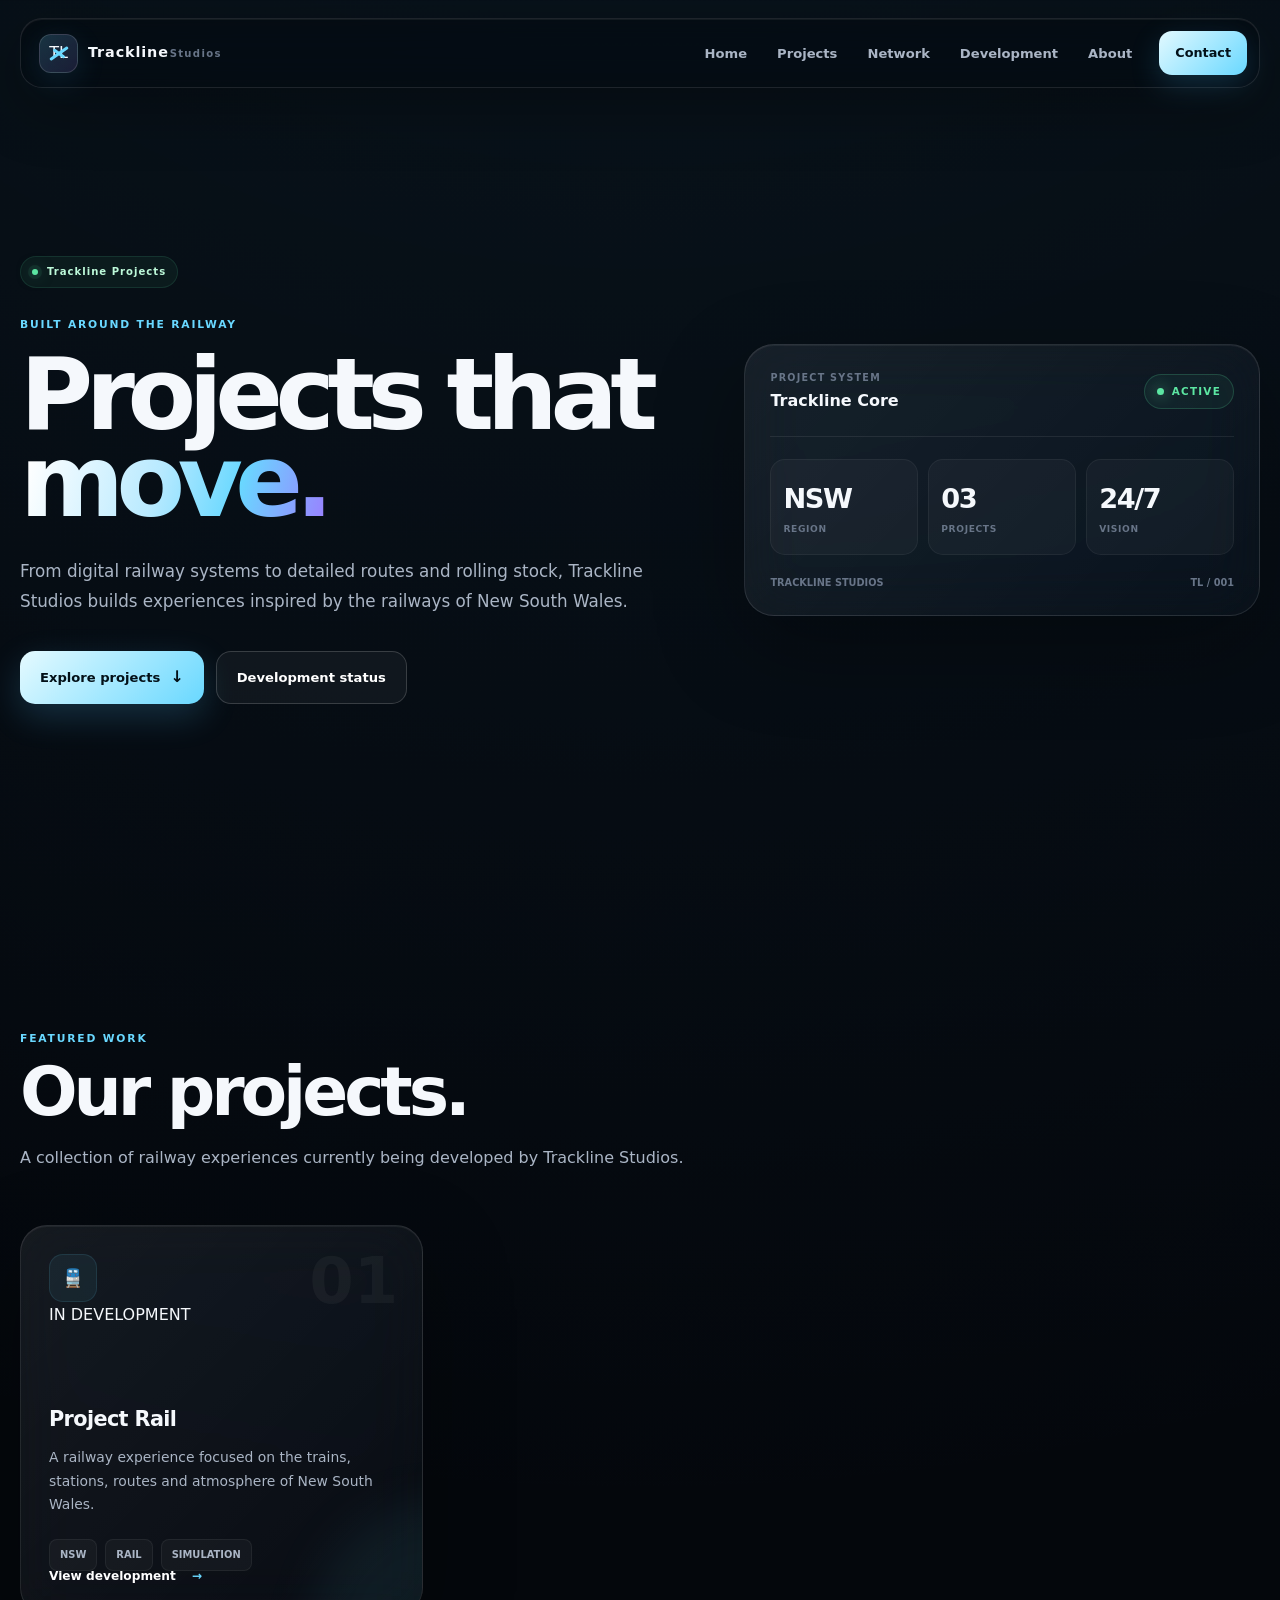
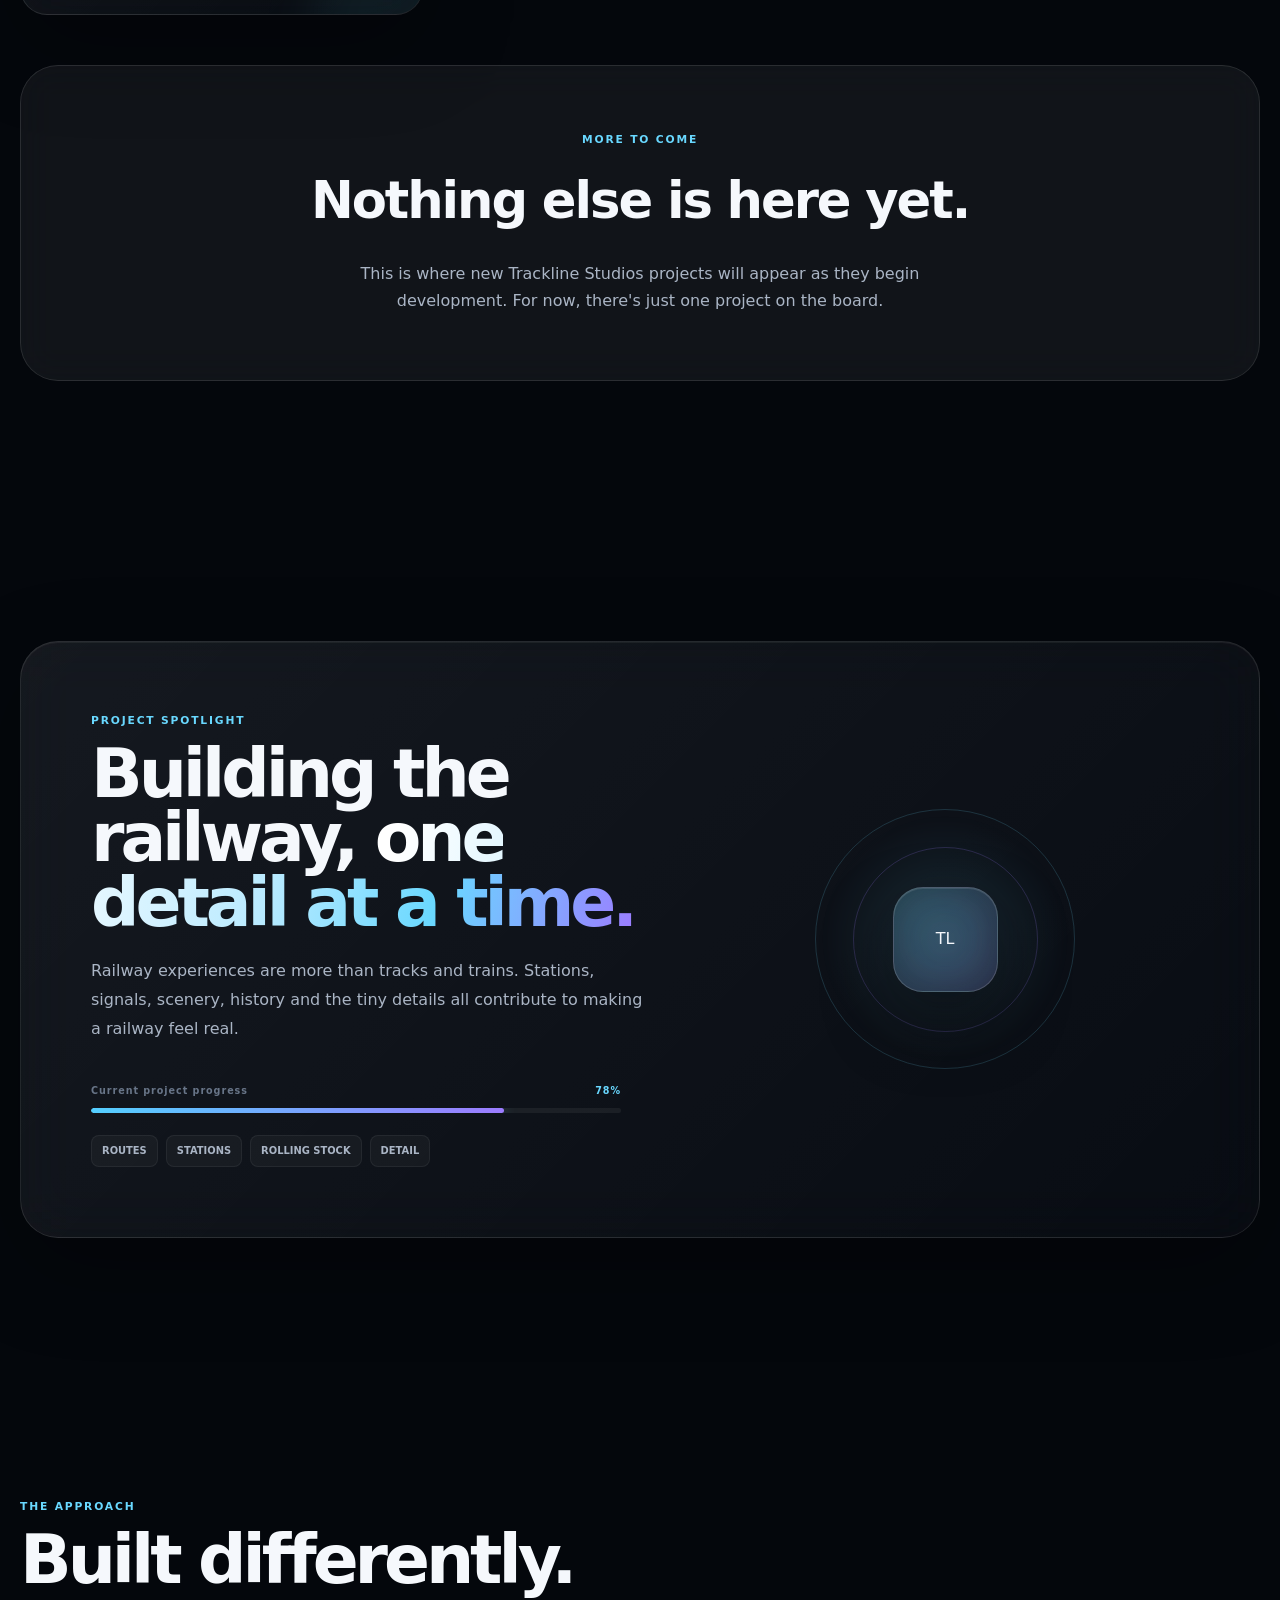
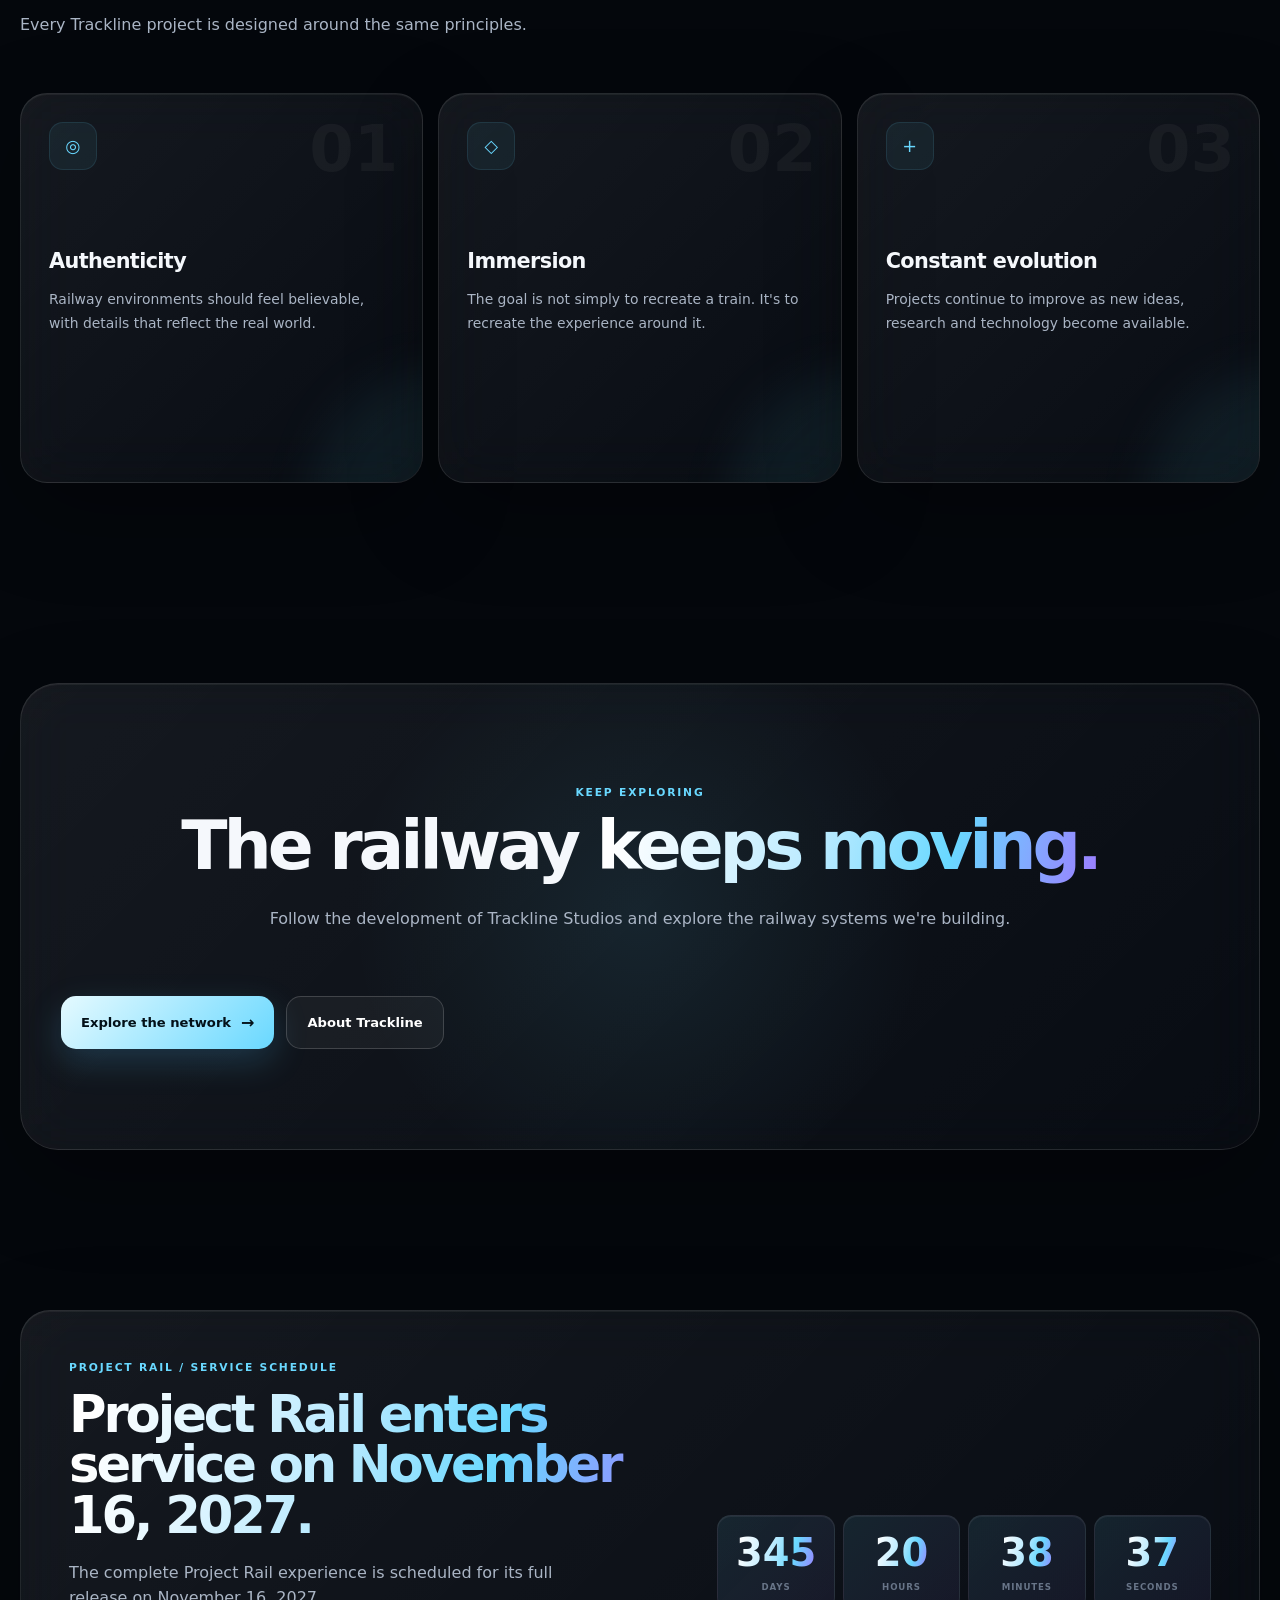
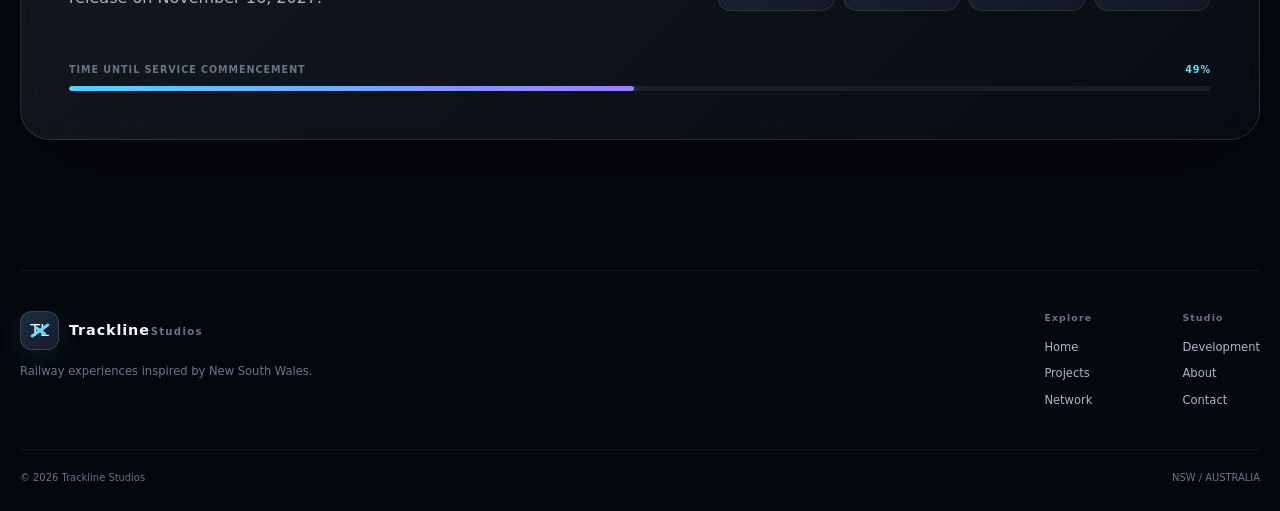
<file: projects.html>
<!DOCTYPE html>

<html lang="en">
<head>
    <meta charset="UTF-8">
    <meta name="viewport" content="width=device-width, initial-scale=1.0">

    
    <meta name="description"
          content="Explore projects by Trackline Studios, creating railway experiences inspired by NSW railways.">

    <title>Projects | Trackline Studios</title>

    <link rel="stylesheet" href="css/style.css">
 

</head>

<body>

      
    <!-- Background -->
    <div class="background" aria-hidden="true">
        <div class="background-gradient"></div>
        <div class="background-orb background-orb-one"></div>
        <div class="background-orb background-orb-two"></div>
        <div class="background-orb background-orb-three"></div>
        <div class="background-grid"></div>
    </div>

    <!-- Cursor Glow -->
    <div class="cursor-glow" aria-hidden="true"></div>

    <!-- Header -->
    <header class="site-header">
        <nav class="glass-nav">

            <a href="index.html" class="brand" aria-label="Trackline Studios home">
                <span class="brand-mark">TL</span>

                <span class="brand-name">
                    Trackline
                    <span class="brand-studios">Studios</span>
                </span>
            </a>

            <div class="nav-links">
                <a href="index.html">Home</a>
                <a href="projects.html" class="active">Projects</a>
                <a href="network.html">Network</a>
                <a href="development.html">Development</a>
                <a href="about.html">About</a>
            </div>

            <a href="contact.html" class="nav-action">
                Contact
            </a>

            <button class="mobile-menu-button"
                    type="button"
                    aria-label="Open navigation"
                    aria-expanded="false">
                <span></span>
                <span></span>
                <span></span>
            </button>

        </nav>

        <div class="mobile-navigation">
            <a href="index.html">Home</a>
            <a href="projects.html" class="active">Projects</a>
            <a href="network.html">Network</a>
            <a href="development.html">Development</a>
            <a href="about.html">About</a>
            <a href="contact.html">Contact</a>
        </div>
    </header>


    <!-- Main -->
    <main>

        <!-- Page Hero -->
        <section class="hero section page-hero">

            <div class="hero-content reveal">

                <div class="status-pill">
                    <span class="status-dot"></span>
                    Trackline Projects
                </div>

                <p class="eyebrow">
                    BUILT AROUND THE RAILWAY
                </p>

                <h1>
                    Projects that
                    <span class="gradient-text">move.</span>
                </h1>

                <p class="hero-description">
                    From digital railway systems to detailed routes and
                    rolling stock, Trackline Studios builds experiences
                    inspired by the railways of New South Wales.
                </p>

                <div class="hero-actions">
                    <a href="#projects" class="button button-primary">
                        Explore projects
                        <span class="button-icon">↓</span>
                    </a>

                    <a href="development.html" class="button button-secondary">
                        Development status
                    </a>
                </div>

            </div>

            <div class="hero-system-card glass-card reveal">

                <div class="system-header">
                    <div>
                        <span class="system-label">PROJECT SYSTEM</span>
                        <h2 class="system-title">Trackline Core</h2>
                    </div>

                    <span class="live-indicator">
                        <span class="status-dot"></span>
                        ACTIVE
                    </span>
                </div>

                <div class="system-divider"></div>

                <div class="system-stats">

                    <div class="system-stat">
                        <span class="stat-value">NSW</span>
                        <span class="stat-label">REGION</span>
                    </div>

                    <div class="system-stat">
                        <span class="stat-value">03</span>
                        <span class="stat-label">PROJECTS</span>
                    </div>

                    <div class="system-stat">
                        <span class="stat-value">24/7</span>
                        <span class="stat-label">VISION</span>
                    </div>

                </div>

                <div class="system-footer">
                    <span>TRACKLINE STUDIOS</span>
                    <span>TL / 001</span>
                </div>

            </div>

        </section>


        <!-- Projects -->

        <section id="projects" class="section">

              
            <div class="section-heading reveal">
                <div>
                    <p class="eyebrow">FEATURED WORK</p>
                    <h2>Our projects.</h2>
                </div>

                <p>
                    A collection of railway experiences currently being
                    developed by Trackline Studios.
                </p>
            </div>


            <div class="feature-grid">

                <!-- Project 01 -->
                <article class="feature-card glass-card reveal">

                    <span class="feature-number">01</span>

                    <div class="feature-icon">
                        🚆
                    </div>

                    <div class="feature-content">

                        <span class="project-status">
                            IN DEVELOPMENT
                        </span>

                        <h3>Project Rail</h3>

                        <p>
                            A railway experience focused on the trains,
                            stations, routes and atmosphere of New South
                            Wales.
                        </p>

                        <div class="development-tags">
                            <span>NSW</span>
                            <span>RAIL</span>
                            <span>SIMULATION</span>
                        </div>

                    </div>

                    <a href="development.html" class="text-link">
                        View development
                        <span>→</span>
                    </a>

                </article>

            </div>


            <!-- Empty Project State -->
            <div class="empty-projects reveal">

                <p class="eyebrow">MORE TO COME</p>

                <h2>
                    Nothing else is
                    <span class="gradient-text">here yet.</span>
                </h2>

                <p>
                    This is where new Trackline Studios projects will appear
                    as they begin development. For now, there's just one
                    project on the board.
                </p>

            </div>
              

        </section>



        <!-- Project Spotlight -->
        <section class="section">

            <div class="development-panel glass-card reveal">

                <div class="development-content">

                    <p class="eyebrow">
                        PROJECT SPOTLIGHT
                    </p>

                    <h2>
                        Building the railway,
                        <span class="gradient-text">
                            one detail at a time.
                        </span>
                    </h2>

                    <p class="large-copy">
                        Railway experiences are more than tracks and trains.
                        Stations, signals, scenery, history and the tiny
                        details all contribute to making a railway feel real.
                    </p>

                    <div class="development-status">

                        <div class="progress-header">
                            <span>Current project progress</span>
                            <strong>78%</strong>
                        </div>

                        <div class="progress-bar">
                            <div class="progress-fill"
                                 data-progress="78"></div>
                        </div>

                    </div>

                    <div class="development-tags">
                        <span>ROUTES</span>
                        <span>STATIONS</span>
                        <span>ROLLING STOCK</span>
                        <span>DETAIL</span>
                    </div>

                </div>


                <div class="development-visual" aria-hidden="true">

                    <div class="visual-orb"></div>

                    <div class="visual-ring visual-ring-one"></div>
                    <div class="visual-ring visual-ring-two"></div>

                    <div class="visual-core">
                        TL
                    </div>

                </div>

            </div>

        </section>


        <!-- Project Principles -->
        <section class="section">

            <div class="section-heading reveal">

                <div>
                    <p class="eyebrow">THE APPROACH</p>
                    <h2>Built differently.</h2>
                </div>

                <p>
                    Every Trackline project is designed around the same
                    principles.
                </p>

            </div>


            <div class="feature-grid">

                <article class="feature-card glass-card reveal">

                    <span class="feature-number">01</span>

                    <div class="feature-icon">
                        ◎
                    </div>

                    <div class="feature-content">

                        <h3>Authenticity</h3>

                        <p>
                            Railway environments should feel believable,
                            with details that reflect the real world.
                        </p>

                    </div>

                </article>


                <article class="feature-card glass-card reveal">

                    <span class="feature-number">02</span>

                    <div class="feature-icon">
                        ◇
                    </div>

                    <div class="feature-content">

                        <h3>Immersion</h3>

                        <p>
                            The goal is not simply to recreate a train.
                            It's to recreate the experience around it.
                        </p>

                    </div>

                </article>


                <article class="feature-card glass-card reveal">

                    <span class="feature-number">03</span>

                    <div class="feature-icon">
                        +
                    </div>

                    <div class="feature-content">

                        <h3>Constant evolution</h3>

                        <p>
                            Projects continue to improve as new ideas,
                            research and technology become available.
                        </p>

                    </div>

                </article>

            </div>

        </section>


        <!-- CTA -->
        <section class="section cta-section">

            <div class="cta-card glass-card reveal">

                <div class="cta-glow"></div>

                <div class="cta-content">

                    <p class="eyebrow">
                        KEEP EXPLORING
                    </p>

                    <h2>
                        The railway
                        <span class="gradient-text">
                            keeps moving.
                        </span>
                    </h2>

                    <p>
                        Follow the development of Trackline Studios and
                        explore the railway systems we're building.
                    </p>

                    <div class="hero-actions">

                        <a href="network.html" class="button button-primary">
                            Explore the network
                            <span class="button-icon">→</span>
                        </a>

                        <a href="about.html" class="button button-secondary">
                            About Trackline
                        </a>

                    </div>

                </div>

            </div>

        </section>


        <!-- Milestone Countdown -->
        <section class="section milestone-section">

            <div class="milestone-card glass-card reveal"
                 data-countdown
                 data-start="2026-01-01T00:00:00Z"
                 data-target="2027-11-16T00:00:00Z">

                <div class="milestone-heading">
                    <p class="eyebrow">PROJECT RAIL / SERVICE SCHEDULE</p>

                    <h2>
                        Project Rail enters service on
                        November 16, 2027.
                    </h2>

                    <p>
                        The complete Project Rail experience is scheduled for
                        its full release on November 16, 2027.
                    </p>
                </div>

                <div class="countdown"
                     aria-label="Time remaining until Project Rail enters service on November 16, 2027">

                    <div class="countdown-unit">
                        <strong data-countdown-days>000</strong>
                        <span>DAYS</span>
                    </div>

                    <div class="countdown-unit">
                        <strong data-countdown-hours>00</strong>
                        <span>HOURS</span>
                    </div>

                    <div class="countdown-unit">
                        <strong data-countdown-minutes>00</strong>
                        <span>MINUTES</span>
                    </div>

                    <div class="countdown-unit">
                        <strong data-countdown-seconds>00</strong>
                        <span>SECONDS</span>
                    </div>

                </div>

                <div class="milestone-progress">
                    <div class="progress-header">
                        <span data-countdown-status>TIME UNTIL SERVICE COMMENCEMENT</span>
                        <strong data-countdown-percent>0%</strong>
                    </div>

                    <div class="progress-bar"
                         role="progressbar"
                         aria-label="Progress toward Project Rail entering service"
                         aria-valuemin="0"
                         aria-valuemax="100"
                         aria-valuenow="0">
                        <div class="progress-fill" data-countdown-fill></div>
                    </div>
                </div>

            </div>

        </section>

    </main>


    <!-- Footer -->
    <footer class="site-footer">

        <div class="footer-inner">

            <div class="footer-brand">

                <a href="index.html" class="brand">
                    <span class="brand-mark">TL</span>

                    <span class="brand-name">
                        Trackline
                        <span class="brand-studios">Studios</span>
                    </span>
                </a>

                <p>
                    Railway experiences inspired by New South Wales.
                </p>

            </div>


            <div class="footer-links">

                <div>
                    <span class="footer-heading">Explore</span>

                    <a href="index.html">Home</a>
                    <a href="projects.html">Projects</a>
                    <a href="network.html">Network</a>
                </div>


                <div>
                    <span class="footer-heading">Studio</span>

                    <a href="development.html">Development</a>
                    <a href="about.html">About</a>
                    <a href="contact.html">Contact</a>
                </div>

            </div>

        </div>


        <div class="footer-bottom">

            <span>
                © <span id="current-year"></span> Trackline Studios
            </span>

            <span>
                NSW / AUSTRALIA
            </span>

        </div>

    </footer>


    <script src="js/app.js"></script>
        
</body>
</html>
</file>
<file: css/style.css>
/* =========================================================
TRACKLINE STUDIOS
Premium Glassmorphism
style.css
========================================================= */

:root {
--bg: #04070c;
--bg-2: #080d15;
--text: #f5f8fc;
--text-soft: #aab5c5;
--text-muted: #687588;
--accent: #69d8ff;
--accent-2: #9c7cff;
--success: #5ce6a2;
--glass: rgba(255, 255, 255, 0.055);
--glass-hover: rgba(255, 255, 255, 0.085);
--border: rgba(255, 255, 255, 0.105);
--border-light: rgba(255, 255, 255, 0.17);
--radius-sm: 12px;
--radius-md: 20px;
--radius-lg: 28px;
--radius-xl: 38px;
--container: 1240px;
--ease: cubic-bezier(.2, .8, .2, 1);
}

/* =========================================================
RESET
========================================================= */

* {
  box-sizing: border-box;
  margin: 0;
  padding: 0;
  }

html {
scroll-behavior: smooth;
background: var(--bg);
}

body {
min-height: 100vh;
overflow-x: hidden;
color: var(--text);
background: radial-gradient(
circle at 50% -15%,
rgba(71, 188, 255, 0.09),
transparent 38%
), var(--bg);
font-family: Inter, system-ui, -apple-system, BlinkMacSystemFont, "Segoe UI", sans-serif;
line-height: 1.6;
-webkit-font-smoothing: antialiased;
text-rendering: optimizeLegibility;
}

a {
color: inherit;
text-decoration: none;
}

button {
font: inherit;
}

::selection {
color: white;
background: rgba(105, 216, 255, 0.25);
}

/* =========================================================
BACKGROUND
========================================================= */

.background {
position: fixed;
inset: 0;
z-index: -10;
overflow: hidden;
pointer-events: none;
background: linear-gradient(
180deg,
#04070c 0%,
#050911 50%,
#03060a 100%
);
}

.background-gradient {
position: absolute;
inset: 0;
background:
radial-gradient(
circle at 15% 15%,
rgba(0, 174, 255, 0.13),
transparent 28%
),
radial-gradient(
circle at 85% 35%,
rgba(145, 83, 255, 0.1),
transparent 30%
),
radial-gradient(
circle at 50% 90%,
rgba(0, 111, 190, 0.08),
transparent 35%
);
}

.background-orb {
position: absolute;
width: 500px;
height: 500px;
border-radius: 50%;
filter: blur(110px);
opacity: 0.18;
animation: orbFloat 18s ease-in-out infinite alternate;
}

.background-orb-one {
left: -250px;
top: -150px;
background: #009dff;
}

.background-orb-two {
right: -250px;
top: 20%;
background: #814cff;
animation-delay: -6s;
}

.background-orb-three {
left: 25%;
bottom: -400px;
background: #0077bd;
animation-delay: -12s;
}

@keyframes orbFloat {

  
0% {
    transform: translate(0, 0) scale(1);
}

50% {
    transform: translate(40px, -25px) scale(1.08);
}

100% {
    transform: translate(-25px, 30px) scale(.95);
}
  

}

.background-grid {
position: absolute;
inset: 0;
opacity: .3;
background-image:
linear-gradient(
rgba(255,255,255,.025) 1px,
transparent 1px
),
linear-gradient(
90deg,
rgba(255,255,255,.025) 1px,
transparent 1px
);
background-size: 70px 70px;
mask-image: linear-gradient(
to bottom,
black,
transparent 80%
);
}

/* =========================================================
CURSOR GLOW
========================================================= */

.cursor-glow {
position: fixed;
z-index: -1;
width: 500px;
height: 500px;
left: var(--mouse-x, 50%);
top: var(--mouse-y, 50%);
transform: translate(-50%, -50%);
border-radius: 50%;
background: radial-gradient(
circle,
rgba(83, 208, 255, .065),
transparent 65%
);
pointer-events: none;
transition: left .12s linear, top .12s linear;
}

/* =========================================================
GLOBAL GLASS
========================================================= */

.glass-card {
background: linear-gradient(
135deg,
rgba(255,255,255,.075),
rgba(255,255,255,.025)
);
border: 1px solid var(--border);
box-shadow:
inset 0 1px 0 rgba(255,255,255,.055),
0 30px 90px rgba(0,0,0,.3);
backdrop-filter: blur(28px) saturate(145%);
-webkit-backdrop-filter: blur(28px) saturate(145%);
}

/* =========================================================
HEADER
========================================================= */

.site-header {
position: fixed;
top: 0;
left: 0;
right: 0;
z-index: 1000;
padding: 18px 20px;
}

.glass-nav {
width: min(100%, var(--container));
min-height: 70px;
margin: auto;
display: flex;
align-items: center;
padding: 10px 12px 10px 18px;
border: 1px solid rgba(255,255,255,.1);
border-radius: 22px;
background: rgba(6,10,16,.62);
box-shadow:
0 20px 60px rgba(0,0,0,.3),
inset 0 1px 0 rgba(255,255,255,.06);
backdrop-filter: blur(25px) saturate(150%);
-webkit-backdrop-filter: blur(25px) saturate(150%);
}

/* =========================================================
BRAND
========================================================= */

.brand {
display: flex;
align-items: center;
gap: 10px;
min-width: max-content;
}

.brand-mark {
position: relative;
width: 39px;
height: 39px;
display: grid;
place-items: center;
overflow: hidden;
border-radius: 12px;
background: linear-gradient(
135deg,
rgba(105,216,255,.2),
rgba(156,124,255,.15)
);
border: 1px solid rgba(255,255,255,.14);
box-shadow: 0 8px 30px rgba(71,195,255,.12);
}

.brand-mark::before,
.brand-mark::after,
.brand-mark span {
content: "";
position: absolute;
background: var(--accent);
border-radius: 99px;
}

.brand-mark::before {
width: 22px;
height: 3px;
transform: rotate(-35deg);
}

.brand-mark::after {
width: 14px;
height: 3px;
transform: rotate(35deg);
}

.brand-mark span {
width: 5px;
height: 5px;
background: white;
}

.brand-name {
font-size: .9rem;
font-weight: 800;
letter-spacing: .06em;
}

.brand-studios {
margin-left: -5px;
color: var(--text-muted);
font-size: .63rem;
font-weight: 700;
letter-spacing: .13em;
}

/* =========================================================
NAVIGATION
========================================================= */

.nav-links {
display: flex;
align-items: center;
gap: 4px;
margin-left: auto;
margin-right: 14px;
}

.nav-links a {
position: relative;
padding: 10px 13px;
border-radius: 11px;
color: var(--text-soft);
font-size: .82rem;
font-weight: 600;
transition: color .2s ease, background .2s ease;
}

.nav-links a:hover {
color: white;
background: rgba(255,255,255,.055);
}

.nav-action {
min-height: 44px;
display: inline-flex;
align-items: center;
gap: 8px;
padding: 0 16px;
border-radius: 13px;
color: #031018;
background: linear-gradient(
135deg,
#e2f9ff,
#69d8ff
);
font-size: .8rem;
font-weight: 800;
box-shadow: 0 10px 30px rgba(72,194,255,.18);
transition:
transform .3s var(--ease),
box-shadow .3s var(--ease);
}

.nav-action:hover {
transform: translateY(-2px);
box-shadow: 0 15px 40px rgba(72,194,255,.3);
}

.nav-arrow {
font-size: 1rem;
}

/* =========================================================
MOBILE MENU BUTTON
========================================================= */

.mobile-menu-button {
display: none;
width: 43px;
height: 43px;
margin-left: auto;
place-items: center;
border-radius: 12px;
border: 1px solid var(--border);
background: rgba(255,255,255,.05);
cursor: pointer;
}

.mobile-menu-button span {
position: absolute;
width: 19px;
height: 2px;
background: white;
border-radius: 2px;
transition: .25s ease;
}

.mobile-menu-button span:first-child {
transform: translateY(-4px);
}

.mobile-menu-button span:last-child {
transform: translateY(4px);
}

.mobile-menu-button.active span:first-child {
transform: rotate(45deg);
}

.mobile-menu-button.active span:last-child {
transform: rotate(-45deg);
}

/* =========================================================
MOBILE NAVIGATION
========================================================= */

.mobile-navigation {
display: none;
width: min(calc(100% - 40px), var(--container));
margin: 8px auto 0;
padding: 10px;
border-radius: 20px;
background: rgba(6,10,16,.85);
border: 1px solid var(--border);
box-shadow: 0 25px 70px rgba(0,0,0,.4);
backdrop-filter: blur(25px);
}

.mobile-navigation.open {
display: block;
}

.mobile-navigation a {
display: block;
padding: 13px 14px;
border-radius: 12px;
color: var(--text-soft);
font-size: .9rem;
font-weight: 600;
}

.mobile-navigation a:hover {
color: white;
background: rgba(255,255,255,.05);
}

/* =========================================================
GENERAL SECTIONS
========================================================= */

.section {
width: min(calc(100% - 40px), var(--container));
margin-inline: auto;
padding: 130px 0;
}

.eyebrow {
color: var(--accent);
font-size: .67rem;
font-weight: 800;
letter-spacing: .17em;
text-transform: uppercase;
}

/* =========================================================
HERO
========================================================= */

.hero {
position: relative;
min-height: 900px;
padding-top: 190px;
display: grid;
grid-template-columns:
minmax(0, 1fr)
minmax(400px, .8fr);
align-items: center;
gap: 80px;
}

.hero-content {
position: relative;
z-index: 2;
}

/* Status */

.status-pill {
width: fit-content;
display: flex;
align-items: center;
gap: 9px;
padding: 7px 11px;
border-radius: 999px;
color: #bdf9d9;
background: rgba(92,230,162,.055);
border: 1px solid rgba(92,230,162,.12);
font-size: .63rem;
font-weight: 800;
letter-spacing: .1em;
}

.status-dot {
width: 6px;
height: 6px;
border-radius: 50%;
background: var(--success);
box-shadow:
0 0 0 4px rgba(92,230,162,.08),
0 0 15px rgba(92,230,162,.5);
}

/* Hero title */

.hero .eyebrow {
margin-top: 28px;
}

.hero h1 {
max-width: 800px;
margin-top: 17px;
font-size: clamp(4rem, 7.8vw, 7.5rem);
line-height: .88;
letter-spacing: -.075em;
font-weight: 800;
}

.hero h1 span,
.section-heading h2 span,
.network-copy h2 span,
.development-content h2 span,
.about-heading h2 span,
.cta-card h2 span {
background: linear-gradient(
105deg,
#fff 5%,
#b9eaff 45%,
#69d8ff 70%,
#9c7cff
);
-webkit-background-clip: text;
background-clip: text;
color: transparent;
}

.hero-description {
max-width: 630px;
margin-top: 30px;
color: var(--text-soft);
font-size: 1.05rem;
line-height: 1.8;
}

/* Hero buttons */

.hero-actions {
display: flex;
flex-wrap: wrap;
gap: 12px;
margin-top: 34px;
}

.button {
min-height: 53px;
display: inline-flex;
align-items: center;
justify-content: center;
gap: 10px;
padding: 0 20px;
border-radius: 15px;
font-size: .82rem;
font-weight: 800;
transition:
transform .3s var(--ease),
box-shadow .3s var(--ease),
background .3s ease;
}

.button-primary {
color: #031018;
background: linear-gradient(
135deg,
#e5faff,
#69d8ff
);
box-shadow: 0 12px 35px rgba(80,197,255,.2);
}

.button-primary:hover {
transform: translateY(-3px);
box-shadow: 0 18px 45px rgba(80,197,255,.3);
}

.button-secondary {
color: white;
background: rgba(255,255,255,.045);
border: 1px solid var(--border-light);
}

.button-secondary:hover {
transform: translateY(-3px);
background: rgba(255,255,255,.075);
}

.button-icon {
font-size: 1rem;
}

/* =========================================================
HERO SYSTEM CARD
========================================================= */

.hero-system-card {
position: relative;
padding: 25px;
border-radius: 30px;
transform:
perspective(1200px)
rotateY(-7deg)
rotateX(2deg);
transition: transform .5s var(--ease);
}

.hero-system-card:hover {
transform:
perspective(1200px)
rotateY(-2deg)
rotateX(1deg)
translateY(-5px);
}

.system-header {
display: flex;
align-items: center;
justify-content: space-between;
}

.system-label {
display: block;
color: var(--text-muted);
font-size: .6rem;
font-weight: 800;
letter-spacing: .13em;
}

.system-title {
display: block;
margin-top: 3px;
font-size: 1rem;
font-weight: 800;
}

.live-indicator {
padding: 6px 9px;
border-radius: 8px;
color: #bfffe0;
background: rgba(92,230,162,.06);
border: 1px solid rgba(92,230,162,.12);
font-size: .6rem;
font-weight: 800;
letter-spacing: .08em;
}

.system-divider {
height: 1px;
margin: 22px 0;
background: rgba(255,255,255,.08);
}

.system-stats {
display: grid;
grid-template-columns: repeat(3,1fr);
gap: 10px;
}

.system-stat {
padding: 17px 12px;
border-radius: 15px;
background: rgba(255,255,255,.035);
border: 1px solid rgba(255,255,255,.05);
}

.stat-value {
display: block;
font-size: 1.7rem;
font-weight: 800;
letter-spacing: -.05em;
}

.stat-label {
display: block;
margin-top: 2px;
color: var(--text-muted);
font-size: .57rem;
font-weight: 800;
letter-spacing: .07em;
}

.system-footer {
display: flex;
justify-content: space-between;
margin-top: 20px;
color: var(--text-muted);
font-size: .61rem;
font-weight: 700;
}

.system-operational {
color: var(--success);
}

/* =========================================================
HERO SCROLL
========================================================= */

.hero-scroll {
position: absolute;
left: 0;
bottom: 40px;
display: flex;
align-items: center;
gap: 14px;
color: var(--text-muted);
font-size: .57rem;
font-weight: 800;
letter-spacing: .14em;
}

.scroll-line {
width: 50px;
height: 1px;
background: linear-gradient(
90deg,
var(--accent),
transparent
);
}

/* =========================================================
SECTION HEADINGS
========================================================= */

.section-heading {
max-width: 720px;
margin-bottom: 55px;
}

.section-heading h2,
.network-copy h2,
.development-content h2,
.about-heading h2,
.cta-card h2 {
margin-top: 13px;
font-size: clamp(2.8rem, 5.3vw, 5rem);
line-height: .95;
letter-spacing: -.06em;
font-weight: 800;
}

.section-heading p:last-child {
margin-top: 20px;
color: var(--text-soft);
}

/* =========================================================
FEATURE GRID
========================================================= */

.feature-grid {
display: grid;
grid-template-columns: repeat(3,1fr);
gap: 15px;
}

.feature-card {
position: relative;
min-height: 390px;
padding: 28px;
overflow: hidden;
border-radius: 27px;
transition:
transform .4s var(--ease),
border-color .4s ease,
background .4s ease;
}

.feature-card::after {
content: "";
position: absolute;
width: 250px;
height: 250px;
right: -140px;
bottom: -140px;
border-radius: 50%;
background: rgba(105,216,255,.07);
filter: blur(25px);
transition: transform .5s var(--ease);
}

.feature-card:hover {
transform: translateY(-8px);
border-color: rgba(255,255,255,.19);
background: linear-gradient(
135deg,
rgba(255,255,255,.09),
rgba(255,255,255,.025)
);
}

.feature-card:hover::after {
transform: scale(1.4);
}

.feature-number {
position: absolute;
top: 23px;
right: 24px;
color: rgba(255,255,255,.045);
font-size: 4rem;
font-weight: 900;
line-height: 1;
}

.feature-icon {
width: 48px;
height: 48px;
display: grid;
place-items: center;
border-radius: 14px;
color: var(--accent);
background: rgba(105,216,255,.065);
border: 1px solid rgba(105,216,255,.11);
font-size: 1.1rem;
}

.feature-card h3 {
position: relative;
z-index: 2;
margin-top: 75px;
font-size: 1.3rem;
letter-spacing: -.03em;
}

.feature-card p {
position: relative;
z-index: 2;
margin-top: 10px;
color: var(--text-soft);
font-size: .87rem;
line-height: 1.7;
}

.feature-card a {
position: absolute;
left: 28px;
bottom: 28px;
z-index: 3;
color: white;
font-size: .76rem;
font-weight: 800;
}

.feature-card a span {
margin-left: 7px;
color: var(--accent);
transition: margin .25s ease;
}

.feature-card a:hover span {
margin-left: 12px;
}

/* =========================================================
NETWORK
========================================================= */

.network-layout {
display: grid;
grid-template-columns: .72fr 1.28fr;
align-items: center;
gap: 70px;
}

.network-copy > p:not(.eyebrow) {
max-width: 500px;
margin-top: 22px;
color: var(--text-soft);
line-height: 1.8;
}

.text-link {
display: inline-flex;
align-items: center;
gap: 9px;
margin-top: 28px;
color: white;
font-size: .78rem;
font-weight: 800;
}

.text-link span {
color: var(--accent);
}

/* Network display */

.network-display {
padding: 17px;
border-radius: 30px;
}

.network-topbar {
display: flex;
align-items: center;
justify-content: space-between;
padding: 10px 10px 18px;
}

.network-location {
display: block;
margin-top: 3px;
font-size: .82rem;
font-weight: 800;
}

.network-map {
position: relative;
height: 450px;
overflow: hidden;
border-radius: 22px;
background:
radial-gradient(
circle at 30% 30%,
rgba(105,216,255,.07),
transparent 30%
),
#070c13;
border: 1px solid rgba(255,255,255,.06);
}

.map-grid {
position: absolute;
inset: 0;
background-image:
linear-gradient(
rgba(255,255,255,.03) 1px,
transparent 1px
),
linear-gradient(
90deg,
rgba(255,255,255,.03) 1px,
transparent 1px
);
background-size: 40px 40px;
}

/* Rail lines */

.rail-line {
position: absolute;
height: 3px;
border-radius: 99px;
background: linear-gradient(
90deg,
rgba(105,216,255,.1),
var(--accent),
rgba(156,124,255,.6)
);
box-shadow: 0 0 20px rgba(105,216,255,.22);
}

.rail-line-one {
width: 78%;
left: 9%;
top: 42%;
transform: rotate(-18deg);
}

.rail-line-two {
width: 57%;
left: 25%;
top: 65%;
transform: rotate(28deg);
}

.rail-line-three {
width: 44%;
left: 13%;
top: 70%;
transform: rotate(-43deg);
opacity: .6;
}

/* Stations */

.station {
position: absolute;
width: 13px;
height: 13px;
border-radius: 50%;
background: white;
border: 3px solid var(--accent);
box-shadow:
0 0 0 5px rgba(105,216,255,.08),
0 0 25px rgba(105,216,255,.45);
}

.station-one {
left: 16%;
top: 48%;
}

.station-two {
left: 43%;
top: 38%;
}

.station-three {
right: 18%;
top: 27%;
}

.station-four {
right: 30%;
bottom: 20%;
}

.station-five {
left: 62%;
bottom: 30%;
}

/* Map labels */

.map-label {
position: absolute;
color: rgba(255,255,255,.48);
font-size: .58rem;
font-weight: 800;
letter-spacing: .08em;
}

.label-one {
left: 10%;
top: 53%;
}

.label-two {
left: 39%;
top: 31%;
}

.label-three {
right: 12%;
top: 20%;
}

.label-four {
right: 25%;
bottom: 13%;
}

/* Trains */

.map-train {
position: absolute;
width: 38px;
height: 38px;
display: grid;
place-items: center;
border-radius: 12px;
background: rgba(105,216,255,.1);
border: 1px solid rgba(105,216,255,.2);
box-shadow: 0 0 30px rgba(105,216,255,.12);
animation: trainMove 5s ease-in-out infinite alternate;
}

.map-train span {
width: 12px;
height: 7px;
border-radius: 3px;
background: var(--accent);
box-shadow: 0 0 12px var(--accent);
}

.train-one {
left: 30%;
top: 39%;
transform: rotate(-18deg);
}

.train-two {
right: 25%;
bottom: 26%;
animation-delay: -2s;
}

@keyframes trainMove {

  
from {
    transform: translate(0,0) rotate(-12deg);
}

to {
    transform: translate(14px,-8px) rotate(-12deg);
}
  

}

.network-footer {
display: flex;
align-items: center;
justify-content: space-between;
padding: 16px 10px 4px;
color: var(--text-muted);
font-size: .61rem;
font-weight: 700;
}

.network-footer strong {
color: var(--accent);
font-size: .75rem;
}

/* =========================================================
DEVELOPMENT
========================================================= */

.development-panel {
position: relative;
min-height: 520px;
display: grid;
grid-template-columns: 1fr .8fr;
align-items: center;
overflow: hidden;
padding: 70px;
border-radius: 38px;
}

.development-content {
position: relative;
z-index: 2;
}

.development-content > p:not(.eyebrow) {
max-width: 560px;
margin-top: 22px;
color: var(--text-soft);
line-height: 1.8;
}

/* Progress */

.development-status {
max-width: 530px;
margin-top: 40px;
}

.progress-header {
display: flex;
justify-content: space-between;
margin-bottom: 9px;
color: var(--text-muted);
font-size: .6rem;
font-weight: 800;
letter-spacing: .1em;
}

.progress-header strong {
color: var(--accent);
}

.progress-bar {
width: 100%;
height: 5px;
overflow: hidden;
border-radius: 999px;
background: rgba(255,255,255,.06);
}

.progress-fill {
display: block;
width: 0;
height: 100%;
border-radius: inherit;
background: linear-gradient(
90deg,
#54cfff,
#9c7cff
);
box-shadow: 0 0 15px rgba(105,216,255,.4);
transition: width 1.4s cubic-bezier(.2,.8,.2,1);
}

/* Tags */

.development-tags {
display: flex;
flex-wrap: wrap;
gap: 8px;
margin-top: 22px;
}

.development-tags span {
padding: 7px 10px;
border-radius: 8px;
color: var(--text-soft);
background: rgba(255,255,255,.035);
border: 1px solid rgba(255,255,255,.06);
font-size: .62rem;
font-weight: 700;
}

/* Development visual */

.development-visual {
position: relative;
height: 390px;
display: grid;
place-items: center;
}

.visual-orb {
position: absolute;
width: 260px;
height: 260px;
border-radius: 50%;
background: radial-gradient(
circle,
rgba(105,216,255,.13),
transparent 67%
);
filter: blur(4px);
}

.visual-ring {
position: absolute;
border-radius: 50%;
border: 1px solid rgba(105,216,255,.17);
}

.visual-ring-one {
width: 260px;
height: 260px;
animation: ringRotate 15s linear infinite;
}

.visual-ring-two {
width: 185px;
height: 185px;
border-color: rgba(156,124,255,.2);
animation: ringRotate 10s linear infinite reverse;
}

@keyframes ringRotate {

  
to {
    transform: rotate(360deg);
}
  

}

.visual-core {
position: relative;
width: 105px;
height: 105px;
display: grid;
place-items: center;
border-radius: 30px;
background: linear-gradient(
135deg,
rgba(105,216,255,.18),
rgba(156,124,255,.13)
);
border: 1px solid rgba(255,255,255,.17);
box-shadow:
0 30px 70px rgba(0,0,0,.4),
inset 0 1px 0 rgba(255,255,255,.1);
backdrop-filter: blur(20px);
}

.visual-core span {
font-size: 1.5rem;
font-weight: 900;
letter-spacing: -.08em;
}

/* =========================================================
ABOUT
========================================================= */

.about-grid {
display: grid;
grid-template-columns: .8fr 1.2fr;
gap: 100px;
}

.about-content {
max-width: 700px;
}

.about-content p {
color: var(--text-soft);
line-height: 1.8;
}

.about-content .large-copy {
color: white;
font-size: 1.5rem;
line-height: 1.4;
letter-spacing: -.025em;
}

.about-content .large-copy + p {
margin-top: 18px;
}

/* Values */

.about-values {
display: grid;
grid-template-columns: repeat(3,1fr);
gap: 10px;
margin-top: 35px;
}

.about-values div {
padding: 18px;
border-radius: 17px;
background: rgba(255,255,255,.035);
border: 1px solid rgba(255,255,255,.06);
}

.about-values strong {
display: block;
color: var(--accent);
font-size: .62rem;
}

.about-values span {
display: block;
margin-top: 6px;
font-size: .75rem;
font-weight: 700;
}

/* =========================================================
CTA
========================================================= */

.cta-section {
padding-top: 70px;
padding-bottom: 160px;
}

.cta-card {
position: relative;
overflow: hidden;
padding: 100px 40px;
text-align: center;
border-radius: 38px;
}

.cta-glow {
position: absolute;
width: 600px;
height: 600px;
left: 50%;
top: 50%;
transform: translate(-50%,-50%);
border-radius: 50%;
background: radial-gradient(
circle,
rgba(105,216,255,.09),
transparent 68%
);
pointer-events: none;
}

.cta-card > *:not(.cta-glow) {
position: relative;
z-index: 2;
}

/* CTA description spacing */

.cta-content > p:not(.eyebrow) {
margin-top: 28px;
color: var(--text-soft);
}

.cta-card .button {
margin-top: 30px;
}

/* =========================================================
MILESTONE COUNTDOWN
========================================================= */

.milestone-section {
padding-top: 0;
}

.milestone-card {
display: grid;
grid-template-columns: 1.1fr .9fr;
gap: 45px;
align-items: end;
padding: 48px;
border-radius: 30px;
}

.milestone-heading h2 {
max-width: 620px;
margin-top: 13px;
background: linear-gradient(
105deg,
#fff 5%,
#b9eaff 45%,
#69d8ff 70%,
#9c7cff
);
-webkit-background-clip: text;
background-clip: text;
color: transparent;
font-size: clamp(2.1rem, 4vw, 4rem);
line-height: .98;
letter-spacing: -.06em;
}

.milestone-heading > p:last-child {
max-width: 500px;
margin-top: 20px;
color: var(--text-soft);
}

.countdown {
display: grid;
grid-template-columns: repeat(4, 1fr);
gap: 8px;
}

.countdown-unit {
display: flex;
flex-direction: column;
align-items: center;
padding: 18px 8px 15px;
border: 1px solid rgba(255,255,255,.08);
border-radius: 14px;
background: linear-gradient(
135deg,
rgba(105,216,255,.1),
rgba(156,124,255,.08)
);
box-shadow: inset 0 1px 0 rgba(255,255,255,.06);
}

.countdown-unit strong {
background: linear-gradient(
105deg,
#fff 5%,
#b9eaff 45%,
#69d8ff 70%,
#9c7cff
);
-webkit-background-clip: text;
background-clip: text;
color: transparent;
font-size: clamp(1.45rem, 3vw, 2.7rem);
font-variant-numeric: tabular-nums;
line-height: 1;
}

.countdown-unit span {
margin-top: 9px;
color: var(--text-muted);
font-size: .54rem;
font-weight: 800;
letter-spacing: .1em;
}

.milestone-progress {
grid-column: 1 / -1;
margin-top: 6px;
}

/* =========================================================
FOOTER
========================================================= */

.site-footer {
width: min(calc(100% - 40px), var(--container));
margin: auto;
padding: 40px 0 25px;
border-top: 1px solid rgba(255,255,255,.07);
}

.footer-inner {
display: flex;
justify-content: space-between;
gap: 50px;
}

.footer-brand > p {
margin-top: 12px;
color: var(--text-muted);
font-size: .72rem;
}

.footer-links {
display: flex;
gap: 90px;
}

.footer-links > div {
display: flex;
flex-direction: column;
gap: 8px;
}

.footer-heading {
margin-bottom: 4px;
color: var(--text-muted);
font-size: .58rem;
font-weight: 800;
letter-spacing: .13em;
}

.footer-links a {
color: var(--text-soft);
font-size: .72rem;
transition: color .2s ease;
}

.footer-links a:hover {
color: white;
}

.footer-bottom {
display: flex;
justify-content: space-between;
margin-top: 40px;
padding-top: 20px;
border-top: 1px solid rgba(255,255,255,.05);
color: var(--text-muted);
font-size: .62rem;
}

/* =========================================================
REVEAL ANIMATION
========================================================= */

.reveal {
opacity: 1;
transform: translateY(0);
transition: opacity .8s ease, transform .8s var(--ease);
}

.reveal.visible {
opacity: 1;
transform: translateY(0);
}

/* =========================================================
SCROLLBAR
========================================================= */

::-webkit-scrollbar {
width: 9px;
}

::-webkit-scrollbar-track {
background: #04070c;
}

::-webkit-scrollbar-thumb {
background: rgba(255,255,255,.12);
border-radius: 99px;
border: 2px solid #04070c;
}

::-webkit-scrollbar-thumb:hover {
background: rgba(255,255,255,.2);
}

/* =========================================================
TABLET
========================================================= */

@media (max-width: 1000px) {

  
.hero {
    grid-template-columns: 1fr;
    gap: 60px;
    min-height: auto;
    padding-top: 150px;
}

.hero-system-card {
    width: min(100%, 650px);
    margin-inline: auto;
}

.network-layout {
    grid-template-columns: 1fr;
    gap: 45px;
}

.network-copy {
    max-width: 700px;
}

.development-panel {
    grid-template-columns: 1fr;
    padding: 55px;
}

.development-visual {
    height: 300px;
}

.about-grid {
    grid-template-columns: 1fr;
    gap: 40px;
}
  

}

/* =========================================================
MOBILE
========================================================= */

@media (max-width: 760px) {

  
.site-header {
    padding: 10px;
}

.glass-nav {
    min-height: 60px;
    padding: 8px 9px 8px 14px;
}

.nav-links,
.nav-action {
    display: none;
}

.mobile-menu-button {
    display: grid;
}

.section {
    width: min(calc(100% - 28px), var(--container));
    padding: 90px 0;
}

.hero {
    padding-top: 125px;
}

.hero h1 {
    font-size: clamp(3.2rem, 15vw, 5rem);
}

.hero-description {
    font-size: .92rem;
}

.hero-actions {
    flex-direction: column;
}

.button {
    width: 100%;
}

.feature-grid {
    grid-template-columns: 1fr;
}

.feature-card {
    min-height: 340px;
}

.network-map {
    height: 350px;
}

.development-panel {
    padding: 35px 25px;
}

.milestone-card {
    grid-template-columns: 1fr;
    gap: 30px;
    padding: 35px 25px;
}

.about-values {
    grid-template-columns: 1fr;
}

.cta-card {
    padding: 75px 22px;
}

.footer-inner {
    flex-direction: column;
}

.footer-links {
    gap: 55px;
}

.footer-bottom {
    flex-direction: column;
    gap: 8px;
}
  

}

/* =========================================================
SMALL PHONES
========================================================= */

@media (max-width: 480px) {

  
.brand-studios {
    display: none;
}

.hero h1 {
    font-size: 3.3rem;
}

.hero-system-card {
    padding: 18px;
    border-radius: 25px;
}

.system-stats {
    gap: 6px;
}

.system-stat {
    padding: 14px 8px;
}

.stat-value {
    font-size: 1.4rem;
}

.network-display {
    padding: 10px;
    border-radius: 24px;
}

.network-map {
    height: 300px;
    border-radius: 18px;
}

.development-panel {
    border-radius: 28px;
}

.cta-card {
    border-radius: 28px;
}

.footer-links {
    gap: 30px;
}
  

}

/* =========================================================
MOBILE LANDSCAPE
========================================================= */

@media (max-width: 900px) and (orientation: landscape) {

  
.site-header {
    padding: 7px 10px;
}

.glass-nav {
    min-height: 54px;
}

.hero {
    grid-template-columns: 1fr 1fr;
    gap: 30px;
    padding-top: 105px;
}

.hero h1 {
    font-size: clamp(2.7rem, 7vw, 4.4rem);
}

.hero-description {
    font-size: .78rem;
    line-height: 1.5;
}

.hero-actions {
    flex-direction: row;
}

.button {
    width: auto;
}

.hero-system-card {
    transform: none;
}

.system-stats {
    grid-template-columns: repeat(3,1fr);
}

.network-map {
    height: 320px;
}

.development-panel {
    min-height: auto;
}

.development-visual {
    height: 260px;
}

.cta-card {
    padding: 60px 30px;
}
  

}

/* =========================================================
REDUCED MOTION
========================================================= */

@media (prefers-reduced-motion: reduce) {

  
html {
    scroll-behavior: auto;
}

*,
*::before,
*::after {
    animation-duration: .01ms !important;
    animation-iteration-count: 1 !important;
    transition-duration: .01ms !important;
}

.reveal {
    opacity: 1;
    transform: none;
}
  

}

  css
/* =========================================================
   NETWORK PAGE
   ========================================================= */
.network-hero {
    min-height: 900px;
}

.network-visual {
    position: relative;
    overflow: hidden;
    min-height: 540px;
    padding: 28px;
    border-radius: 32px;
}

    .network-visual::before {
        content: "";
        position: absolute;
        inset: 0;
        background: radial-gradient( circle at 50% 50%, rgba(105, 216, 255, 0.08), transparent 58% );
        pointer-events: none;
    }

.network-visual-header {
    position: relative;
    z-index: 3;
    display: flex;
    align-items: center;
    justify-content: space-between;
    gap: 20px;
}

    .network-visual-header > div {
        display: flex;
        flex-direction: column;
        gap: 5px;
    }

.visual-label {
    font-size: 0.68rem;
    font-weight: 800;
    letter-spacing: 0.18em;
    color: var(--text-muted);
}

.network-visual-header strong {
    font-size: 1rem;
    letter-spacing: 0.08em;
}

.live-indicator {
    display: inline-flex;
    align-items: center;
    gap: 8px;
    padding: 8px 12px;
    border: 1px solid rgba(92, 230, 162, 0.2);
    border-radius: 999px;
    background: rgba(92, 230, 162, 0.06);
    color: var(--success);
    font-size: 0.65rem;
    font-weight: 800;
    letter-spacing: 0.12em;
}

    .live-indicator span {
        width: 7px;
        height: 7px;
        border-radius: 50%;
        background: var(--success);
        box-shadow: 0 0 14px rgba(92, 230, 162, 0.8);
    }


/* Network map */

.network-map {
    position: relative;
    width: 100%;
    height: 390px;
    margin-top: 12px;
    overflow: hidden;
    border-radius: 24px;
    background: linear-gradient( rgba(255, 255, 255, 0.025) 1px, transparent 1px ), linear-gradient( 90deg, rgba(255, 255, 255, 0.025) 1px, transparent 1px ), rgba(0, 0, 0, 0.14);
    background-size: 32px 32px;
}

    .network-map::after {
        content: "";
        position: absolute;
        inset: 0;
        background: radial-gradient( circle at 50% 50%, transparent 20%, rgba(4, 7, 12, 0.28) 100% );
        pointer-events: none;
    }


/* Railway lines */

.map-line {
    position: absolute;
    height: 2px;
    transform-origin: left center;
    background: linear-gradient( 90deg, rgba(105, 216, 255, 0.15), rgba(105, 216, 255, 0.8), rgba(156, 124, 255, 0.45) );
    box-shadow: 0 0 12px rgba(105, 216, 255, 0.16);
    opacity: 0.8;
}

.line-main {
    width: 72%;
    left: 14%;
    top: 54%;
    transform: rotate(-8deg);
}

.line-north {
    width: 47%;
    left: 45%;
    top: 51%;
    transform: rotate(-62deg);
}

.line-west {
    width: 42%;
    left: 25%;
    top: 57%;
    transform: rotate(165deg);
}

.line-south {
    width: 43%;
    left: 49%;
    top: 58%;
    transform: rotate(65deg);
}


/* Map nodes */

.map-node {
    position: absolute;
    z-index: 4;
    display: flex;
    align-items: center;
    gap: 8px;
    color: var(--text-soft);
    font-size: 0.68rem;
    font-weight: 700;
    letter-spacing: 0.04em;
    white-space: nowrap;
}

    .map-node span {
        display: block;
        width: 9px;
        height: 9px;
        border: 2px solid var(--accent);
        border-radius: 50%;
        background: var(--bg);
        box-shadow: 0 0 0 4px rgba(105, 216, 255, 0.08), 0 0 18px rgba(105, 216, 255, 0.55);
    }

.node-sydney {
    left: 49%;
    top: 51%;
}

.node-newcastle {
    right: 12%;
    top: 29%;
}

.node-dungog {
    right: 17%;
    top: 10%;
}

.node-central {
    left: 17%;
    top: 69%;
}

.node-west {
    left: 8%;
    top: 38%;
}


/* Moving train indicators */

.map-train {
    position: absolute;
    z-index: 5;
    display: flex;
    align-items: center;
    justify-content: center;
    width: 25px;
    height: 25px;
    border: 1px solid rgba(105, 216, 255, 0.4);
    border-radius: 8px;
    background: rgba(105, 216, 255, 0.08);
    color: var(--accent);
    box-shadow: 0 0 18px rgba(105, 216, 255, 0.15);
    animation: networkTrain 8s linear infinite;
}

    .map-train span {
        font-size: 0.65rem;
    }

.train-one {
    left: 25%;
    top: 51%;
}

.train-two {
    left: 63%;
    top: 47%;
    animation-delay: 3s;
}

@keyframes networkTrain {
    0% {
        transform: translateX(-20px);
        opacity: 0;
    }

    10% {
        opacity: 1;
    }

    50% {
        transform: translateX(100px);
        opacity: 1;
    }

    90% {
        opacity: 1;
    }

    100% {
        transform: translateX(220px);
        opacity: 0;
    }
}


/* Network visual footer */

.network-visual-footer {
    position: relative;
    z-index: 3;
    display: grid;
    grid-template-columns: 1fr 1fr;
    gap: 20px;
    margin-top: 18px;
    padding-top: 20px;
    border-top: 1px solid var(--border);
}

    .network-visual-footer div {
        display: flex;
        flex-direction: column;
        gap: 5px;
    }

    .network-visual-footer span {
        color: var(--text-muted);
        font-size: 0.62rem;
        font-weight: 800;
        letter-spacing: 0.16em;
    }

    .network-visual-footer strong {
        color: var(--text-soft);
        font-size: 0.72rem;
        letter-spacing: 0.04em;
    }


/* =========================================================
   NETWORK CORRIDORS
   ========================================================= */

.network-corridors {
    display: grid;
    gap: 18px;
}

.network-corridor {
    position: relative;
    display: grid;
    grid-template-columns: 70px 1fr auto;
    align-items: center;
    gap: 30px;
    padding: 32px;
    border-radius: 28px;
    transition: transform 0.35s var(--ease), border-color 0.35s ease, background 0.35s ease;
}

    .network-corridor:hover {
        transform: translateY(-4px);
        border-color: var(--border-light);
        background: var(--glass-hover);
    }

.corridor-number {
    color: var(--text-muted);
    font-size: 0.75rem;
    font-weight: 800;
    letter-spacing: 0.12em;
}

.corridor-content {
    min-width: 0;
}

.corridor-region {
    display: block;
    margin-bottom: 8px;
    color: var(--accent);
    font-size: 0.65rem;
    font-weight: 800;
    letter-spacing: 0.16em;
}

.corridor-content h3 {
    margin: 0 0 10px;
    font-size: 1.35rem;
}

.corridor-content p {
    max-width: 720px;
    margin: 0;
    color: var(--text-soft);
    line-height: 1.7;
}

.corridor-tags {
    display: flex;
    flex-wrap: wrap;
    gap: 7px;
    margin-top: 18px;
}

    .corridor-tags span {
        padding: 6px 9px;
        border: 1px solid var(--border);
        border-radius: 999px;
        color: var(--text-muted);
        font-size: 0.58rem;
        font-weight: 800;
        letter-spacing: 0.1em;
    }

.corridor-arrow {
    color: var(--accent);
    font-size: 1.5rem;
    transition: transform 0.3s var(--ease);
}

.network-corridor:hover .corridor-arrow {
    transform: translateX(5px);
}


/* =========================================================
   NETWORK SYSTEMS
   ========================================================= */

.network-systems {
    display: grid;
    grid-template-columns: 0.8fr 1.2fr;
    gap: 70px;
    padding: 60px;
    border-radius: 34px;
}

.network-systems-heading h2 {
    margin: 10px 0 18px;
}

.network-systems-heading > p:last-child {
    max-width: 440px;
    margin: 0;
    color: var(--text-soft);
    line-height: 1.75;
}

.systems-grid {
    display: grid;
    grid-template-columns: 1fr 1fr;
    gap: 14px;
}

.network-system {
    display: flex;
    align-items: flex-start;
    gap: 15px;
    padding: 20px;
    border: 1px solid var(--border);
    border-radius: 20px;
    background: rgba(255, 255, 255, 0.025);
    transition: transform 0.3s var(--ease), border-color 0.3s ease, background 0.3s ease;
}

    .network-system:hover {
        transform: translateY(-3px);
        border-color: var(--border-light);
        background: rgba(255, 255, 255, 0.045);
    }

.system-icon {
    display: flex;
    align-items: center;
    justify-content: center;
    flex: 0 0 34px;
    width: 34px;
    height: 34px;
    border: 1px solid rgba(105, 216, 255, 0.2);
    border-radius: 10px;
    background: rgba(105, 216, 255, 0.06);
    color: var(--accent);
    font-size: 0.9rem;
}

.network-system strong {
    display: block;
    margin-bottom: 5px;
    font-size: 0.9rem;
}

.network-system p {
    margin: 0;
    color: var(--text-muted);
    font-size: 0.75rem;
    line-height: 1.5;
}


/* =========================================================
   NETWORK DEVELOPMENT
   ========================================================= */

.network-development {
    display: grid;
    grid-template-columns: 1.2fr 0.8fr;
    gap: 60px;
    align-items: center;
    padding: 65px;
    border-radius: 34px;
}

.network-development-content h2 {
    margin: 10px 0 18px;
}

.network-development-content > p:not(.eyebrow) {
    max-width: 650px;
    margin: 0;
    color: var(--text-soft);
    line-height: 1.75;
}

.network-development-content .hero-actions {
    margin-top: 30px;
}

.network-development-status {
    display: grid;
    gap: 12px;
}

.status-card {
    padding: 22px;
    border: 1px solid var(--border);
    border-radius: 20px;
    background: rgba(255, 255, 255, 0.025);
}

.status-card-label {
    display: block;
    margin-bottom: 7px;
    color: var(--text-muted);
    font-size: 0.62rem;
    font-weight: 800;
    letter-spacing: 0.13em;
}

.status-card strong {
    display: block;
    margin-bottom: 14px;
    color: var(--accent);
    font-size: 0.8rem;
    letter-spacing: 0.08em;
}

.status-card-bar {
    width: 100%;
    height: 4px;
    overflow: hidden;
    border-radius: 999px;
    background: rgba(255, 255, 255, 0.07);
}

    .status-card-bar span {
        display: block;
        height: 100%;
        border-radius: inherit;
        background: linear-gradient( 90deg, var(--accent), var(--accent-2) );
        box-shadow: 0 0 12px rgba(105, 216, 255, 0.35);
    }


/* =========================================================
   NETWORK RESPONSIVE
   ========================================================= */

@media (max-width: 1000px) {

    .network-hero {
        min-height: auto;
    }

    .network-systems {
        grid-template-columns: 1fr;
        gap: 40px;
    }

    .network-development {
        grid-template-columns: 1fr;
        gap: 40px;
    }
}


@media (max-width: 760px) {

    .network-visual {
        min-height: 500px;
        padding: 20px;
    }

    .network-map {
        height: 350px;
    }

    .network-visual-footer {
        grid-template-columns: 1fr;
        gap: 12px;
    }

    .network-corridor {
        grid-template-columns: 1fr;
        gap: 12px;
        padding: 25px;
    }

    .corridor-arrow {
        display: none;
    }

    .network-systems {
        padding: 35px 25px;
        border-radius: 28px;
    }

    .systems-grid {
        grid-template-columns: 1fr;
    }

    .network-development {
        padding: 35px 25px;
        border-radius: 28px;
    }
}


@media (max-width: 480px) {

    .network-visual-header {
        align-items: flex-start;
        flex-direction: column;
    }

    .live-indicator {
        align-self: flex-start;
    }

    .network-map {
        height: 320px;
    }

    .map-node {
        font-size: 0.58rem;
    }

    .node-west {
        left: 4%;
    }

    .node-central {
        left: 10%;
    }

    .node-newcastle {
        right: 5%;
    }

    .node-dungog {
        right: 8%;
    }

    .network-development-status {
        gap: 10px;
    }
}


/* =========================================================
   NETWORK LANDSCAPE MOBILE
   ========================================================= */

@media (max-width: 900px) and (orientation: landscape) {

    .network-hero {
        grid-template-columns: minmax(0, 1fr) minmax(300px, 0.8fr);
    }

    .network-visual {
        min-height: 440px;
    }

    .network-map {
        height: 310px;
    }
}

.empty-projects {
    margin-top: 50px;
    padding: 65px 40px;
    text-align: center;
    border: 1px solid var(--border);
    border-radius: var(--radius-xl);
    background: var(--glass);
    backdrop-filter: blur(18px);
    -webkit-backdrop-filter: blur(18px);
}

    .empty-projects h2 {
        margin: 12px 0 18px;
        font-size: clamp(2rem, 4vw, 3.4rem);
        letter-spacing: -0.04em;
    }

    .empty-projects p:not(.eyebrow) {
        max-width: 620px;
        margin: 0 auto;
        color: var(--text-soft);
        line-height: 1.7;
    }

@media (max-width: 760px) {
    .empty-projects {
        padding: 50px 24px;
    }
}

.about-principles {
    padding: 50px;
    display: grid;
    gap: 0;
    border-radius: var(--radius-xl);
    overflow: hidden;
}

.about-principle {
    display: grid;
    grid-template-columns: 70px 1fr;
    gap: 30px;
    padding: 30px 0;
    border-bottom: 1px solid var(--border);
}

    .about-principle:first-child {
        padding-top: 0;
    }

    .about-principle:last-child {
        padding-bottom: 0;
        border-bottom: none;
    }

    .about-principle h3 {
        margin-bottom: 8px;
        font-size: 1.35rem;
    }

    .about-principle p {
        max-width: 700px;
        color: var(--text-soft);
        line-height: 1.7;
    }

.about-focus {
    display: grid;
    grid-template-columns: 1fr 1fr;
    gap: 70px;
    align-items: center;
    padding: 70px;
    border-radius: var(--radius-xl);
    overflow: hidden;
}

    .about-focus h2 {
        margin-top: 10px;
        font-size: clamp(2.4rem, 5vw, 4.5rem);
        letter-spacing: -0.04em;
    }

    .about-focus > p {
        color: var(--text-soft);
        line-height: 1.8;
        font-size: 1.05rem;
    }

@media (max-width: 1000px) {
    .about-focus {
        grid-template-columns: 1fr;
        gap: 30px;
        padding: 50px;
    }
}

@media (max-width: 760px) {
    .about-principles {
        padding: 30px;
    }

    ```
    .about-principle {
        grid-template-columns: 1fr;
        gap: 15px;
    }

    .about-focus {
        padding: 35px 25px;
    }

    ```
}
</file>
